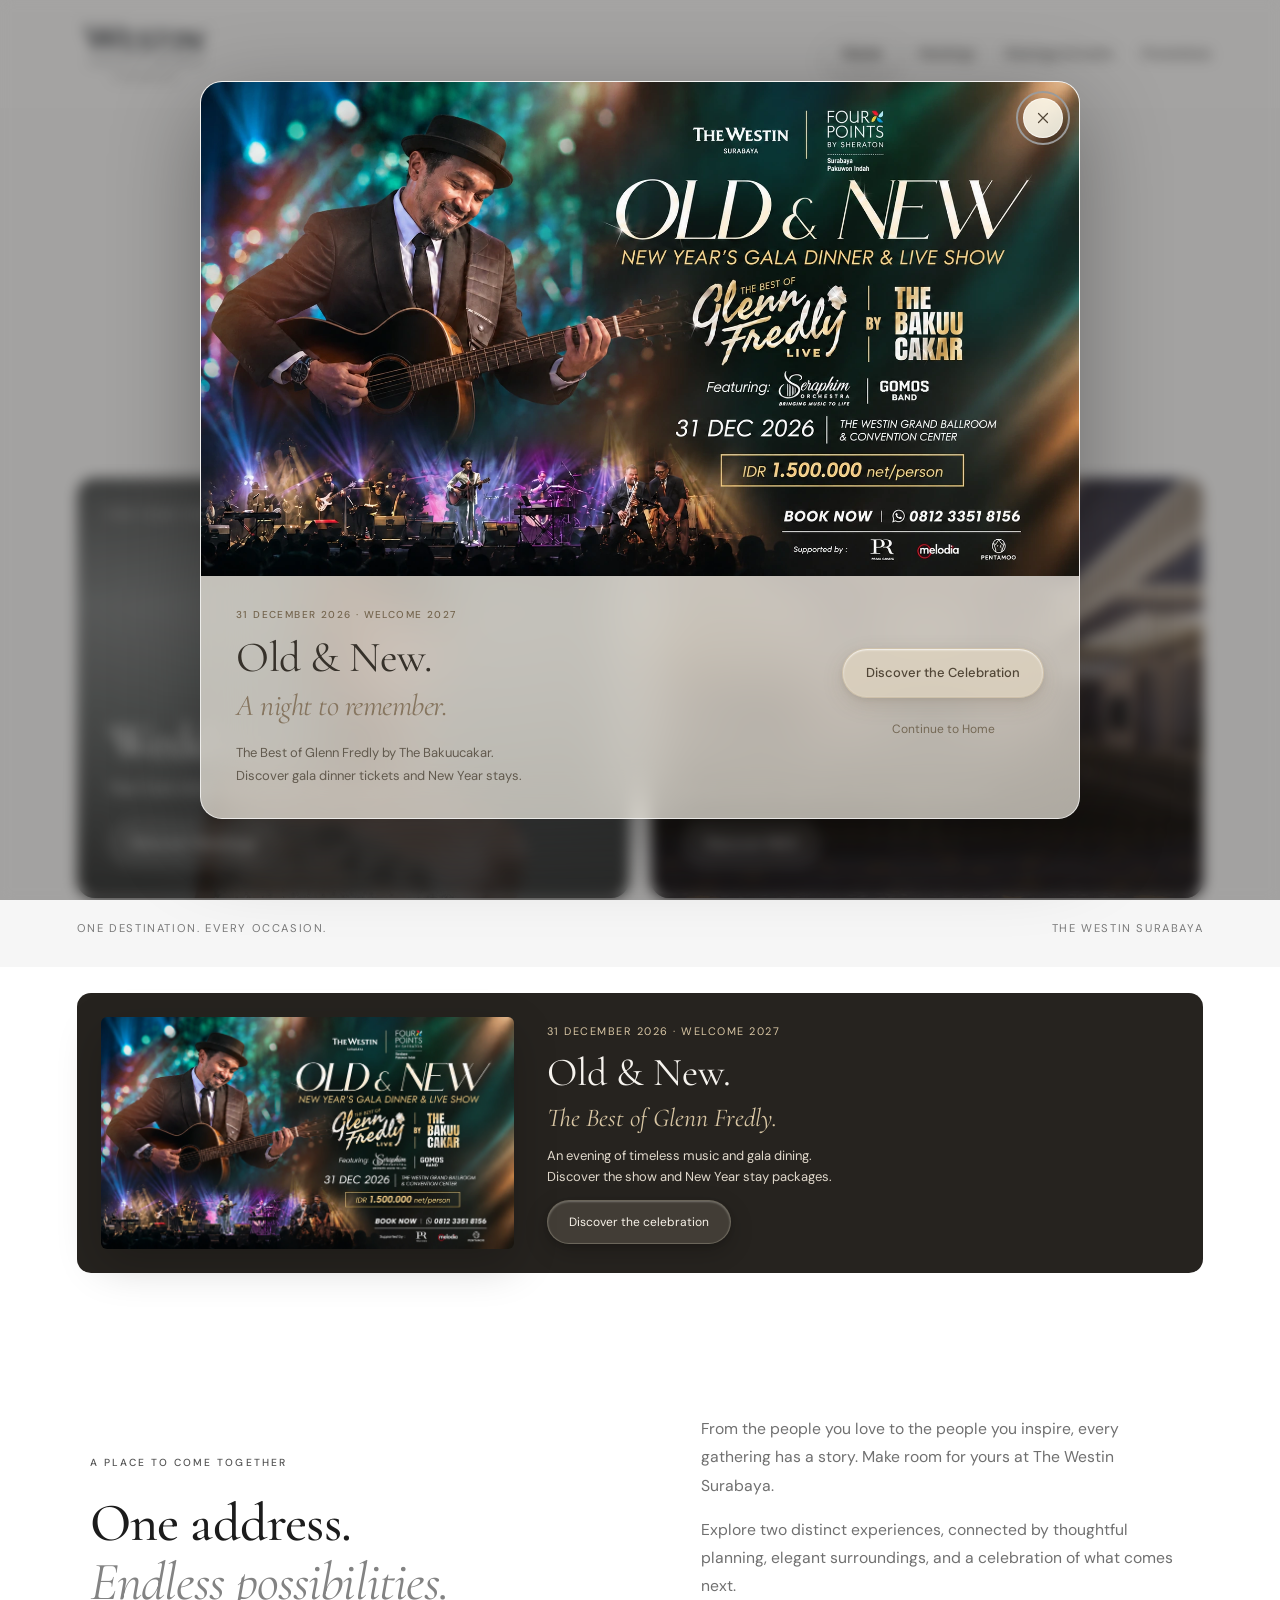
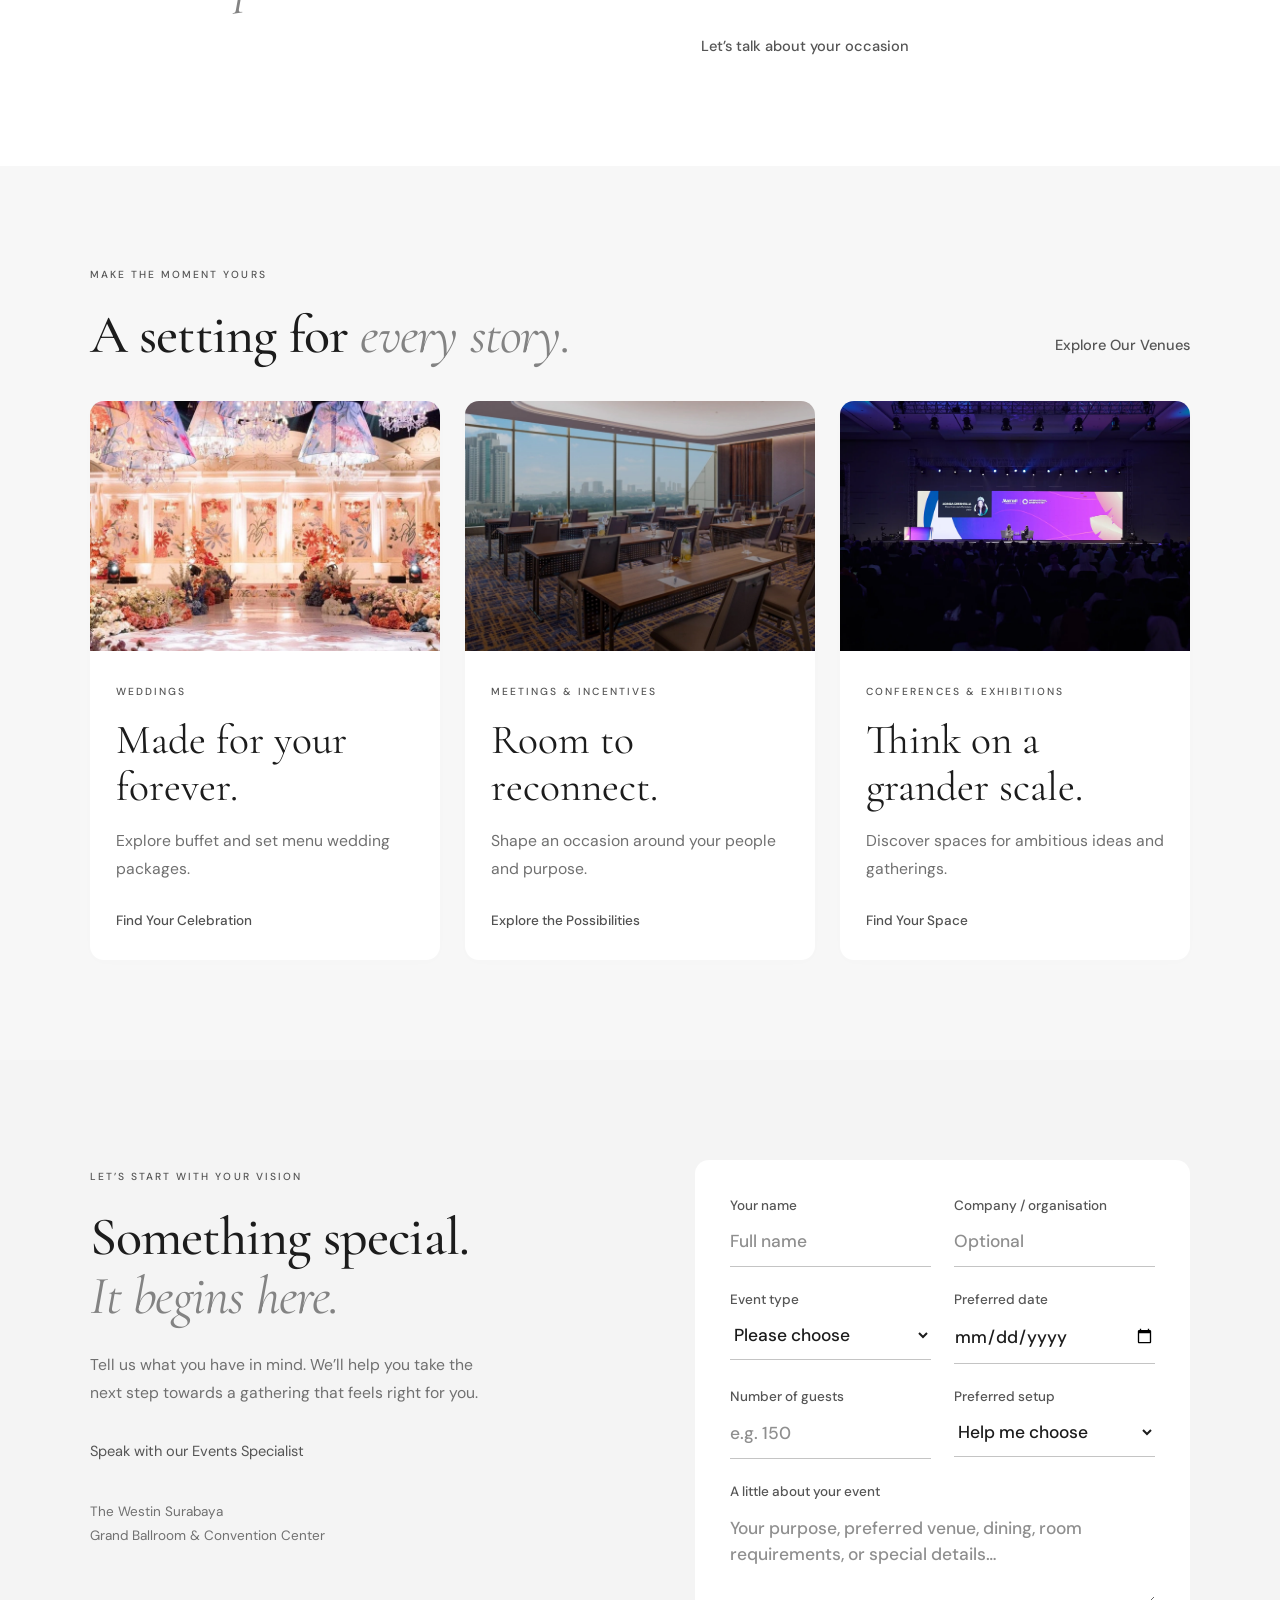
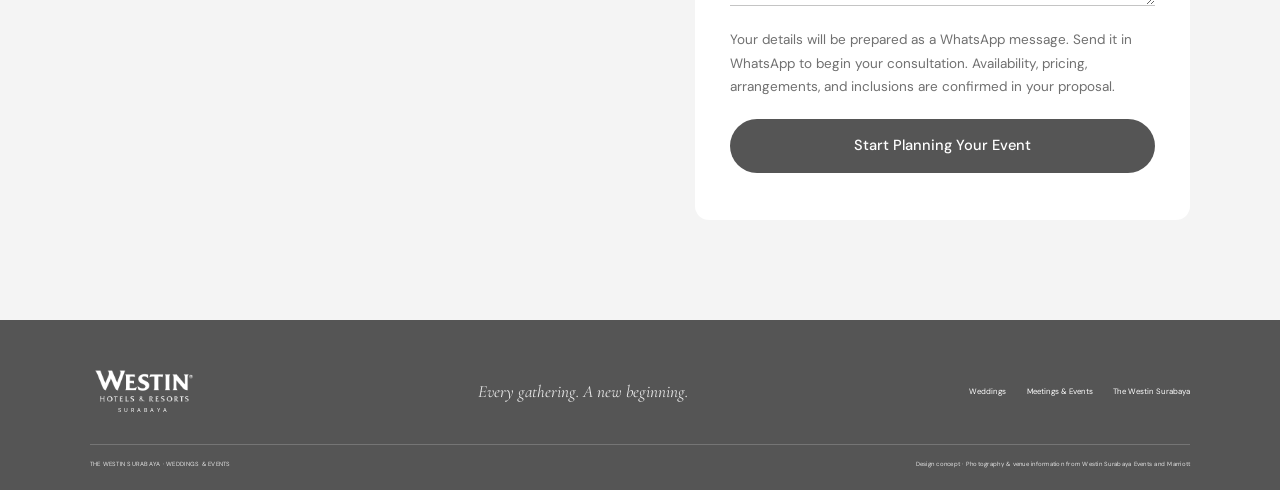
<file: index.html>
<!doctype html><html lang="en"><head><meta charset="UTF-8"><meta name="viewport" content="width=device-width, initial-scale=1"><meta name="theme-color" content="#51555a"><title>The Westin Surabaya — Weddings & Meetings</title><meta name="description" content="Discover weddings, meetings, conferences and celebrations at The Westin Surabaya. Find your setting and request a personal proposal."><link rel="preconnect" href="https://fonts.googleapis.com"><link rel="preconnect" href="https://fonts.gstatic.com" crossorigin><link href="https://fonts.googleapis.com/css2?family=Cormorant+Garamond:ital,wght@0,400;0,500;0,600;1,400;1,500&family=DM+Sans:wght@400;450;500;600&display=swap" rel="stylesheet"><link rel="stylesheet" href="styles.css?v=20"><link rel="stylesheet" href="westin-theme.css?v=20"><link rel="stylesheet" href="events.css?v=23"><link rel="stylesheet" href="typography.css?v=30"><script src="events.js?v=20" defer></script><link rel="stylesheet" href="popups.css?v=20"><script src="popups.js?v=20" defer></script><script src="navigation-motion.js?v=20" defer></script></head><body class="portal-page"><a class="skip" href="#main">Skip to content</a><header class="header"><a class="brand" href="index.html" aria-label="The Westin Surabaya, home"><img class="brand-logo" src="assets/westin-official-logo.png" alt="Westin Hotels & Resorts" width="600" height="181"><span class="brand-sub">SURABAYA</span></a><nav class="desktop-nav" aria-label="Main navigation"><a href="index.html" aria-current="page">Home</a><a href="weddings.html">Weddings</a><a href="mice.html">Meetings & Events</a><a href="promotions.html">Promotions</a></nav><button class="menu-toggle" aria-label="Open menu" aria-expanded="false" aria-controls="mobile-nav"><span></span><span></span></button><nav class="mobile-nav" id="mobile-nav" aria-label="Mobile navigation" hidden><a href="index.html" aria-current="page">Home</a><a href="weddings.html">Weddings</a><a href="mice.html">Meetings & Events</a><a href="promotions.html">Promotions</a></nav></header><main id="main"><section class="portal-hero"><div class="portal-intro"><p class="eyebrow">THE WESTIN SURABAYA · WEDDINGS & EVENTS</p><h1>For every moment<br><em>that matters.</em></h1><p>A promise. A possibility. A room full of people who matter.<br> Find the setting for your next beautiful beginning.</p></div><div class="portal-choices"><a href="weddings.html" class="story-choice"><img src="assets/wedding-editorial.webp" alt="Bridal fashion portrait for weddings at The Westin Surabaya" fetchpriority="high"><div class="choice-shade"></div><span class="choice-eyebrow">FOR YOUR FOREVER</span><div class="choice-copy"><h2>Weddings</h2><p>Your love story, beautifully celebrated.</p><span class="choice-button">Discover Weddings</span></div></a><a href="mice.html" class="story-choice"><img src="assets/meeting-hero.webp" alt="The Westin Grand Ballroom arranged for a conference" fetchpriority="high"><div class="choice-shade"></div><span class="choice-eyebrow">FOR YOUR NEXT BIG IDEA</span><div class="choice-copy"><h2>Meetings & Events</h2><p>Bring people together. Move ideas forward.</p><span class="choice-button">Discover MICE</span></div></a></div><div class="portal-caption"><span>ONE DESTINATION. EVERY OCCASION.</span><span>THE WESTIN SURABAYA</span></div></section>
<section class="promotion-invite" aria-label="New Year’s Eve promotion"><a href="promotions.html"><img class="promotion-poster" src="assets/nye-2027/gala-dinner.webp" alt="Old &amp; New: The Best of Glenn Fredly New Year’s Gala Dinner &amp; Live Show" loading="lazy" width="1920" height="1080"><span class="promotion-copy"><span class="promotion-date">31 DECEMBER 2026 · WELCOME 2027</span><span class="promotion-title">Old &amp; New.<em>The Best of Glenn Fredly.</em></span><span class="promotion-summary">An evening of timeless music and gala dining.<br>Discover the show and New Year stay packages.</span><span class="promotion-discover">Discover the celebration</span></span></a></section><section class="portal-welcome section-wrap"><div><p class="eyebrow">A PLACE TO COME TOGETHER</p><h2>One address.<br><em>Endless possibilities.</em></h2></div><div><p>From the people you love to the people you inspire, every gathering has a story. Make room for yours at The Westin Surabaya.</p><p>Explore two distinct experiences, connected by thoughtful planning, elegant surroundings, and a celebration of what comes next.</p><a href="#inquiry" class="text-link">Let’s talk about your occasion</a></div></section>
<section class="portal-settings section-wrap"><div class="section-heading"><div><p class="eyebrow">MAKE THE MOMENT YOURS</p><h2>A setting for <em>every story.</em></h2></div><a class="text-link" href="mice.html#venues">Explore Our Venues</a></div><div class="setting-grid"><a class="setting-card" href="weddings.html#packages"><img src="assets/buffet.webp" alt="Floral wedding decor at Westin" loading="lazy"><div><span class="eyebrow">WEDDINGS</span><h3>Made for your forever.</h3><p>Explore buffet and set menu wedding packages.</p><span class="setting-link">Find Your Celebration</span></div></a><a class="setting-card" href="mice.html#formats"><img src="assets/meeting-room.webp" alt="A daylight meeting space at Westin" loading="lazy"><div><span class="eyebrow">MEETINGS & INCENTIVES</span><h3>Room to reconnect.</h3><p>Shape an occasion around your people and purpose.</p><span class="setting-link">Explore the Possibilities</span></div></a><a class="setting-card" href="mice.html#venues"><img src="assets/convention.webp" alt="A conference in progress at The Westin Surabaya" loading="lazy"><div><span class="eyebrow">CONFERENCES & EXHIBITIONS</span><h3>Think on a grander scale.</h3><p>Discover spaces for ambitious ideas and gatherings.</p><span class="setting-link">Find Your Space</span></div></a></div></section><section class="inquiry section-wrap event-inquiry" id="inquiry"><div class="inquiry-copy"><p class="eyebrow">LET’S START WITH YOUR VISION</p><h2>Something special.<br><em>It begins here.</em></h2><p>Tell us what you have in mind. We’ll help you take the next step towards a gathering that feels right for you.</p><a class="contact-link" href="https://wa.me/6282331439094" target="_blank" rel="noopener">Speak with our Events Specialist</a><span class="inquiry-note">The Westin Surabaya<br>Grand Ballroom & Convention Center</span></div><form class="event-form" data-context="Weddings & Events"><div class="form-pair"><label>Your name<input name="name" placeholder="Full name" autocomplete="name" maxlength="100" required></label><label>Company / organisation<input name="company" placeholder="Optional" autocomplete="organization" maxlength="150"></label></div><div class="form-pair"><label>Event type<select name="type" id="event-type" required><option value="" disabled selected>Please choose</option><option>Wedding</option><option>Meeting</option><option>Conference</option><option>Exhibition / Convention</option><option>Incentive / Team Gathering</option><option>Corporate Celebration</option></select></label><label>Preferred date<input type="date" name="date" required></label></div><div class="form-pair"><label>Number of guests<input type="number" name="guests" min="1" max="10000" placeholder="e.g. 150" required></label><label>Preferred setup<select name="setup"><option>Help me choose</option><option>Theatre</option><option>Classroom</option><option>Banquet</option><option>Reception</option><option>Boardroom</option></select></label></div><label>A little about your event<textarea name="message" rows="3" maxlength="1500" placeholder="Your purpose, preferred venue, dining, room requirements, or special details…"></textarea></label><p class="form-note">Your details will be prepared as a WhatsApp message. Send it in WhatsApp to begin your consultation. Availability, pricing, arrangements, and inclusions are confirmed in your proposal.</p><button class="button green" type="submit">Start Planning Your Event</button><p class="form-status" role="status"></p></form></section></main><footer class="events-footer"><a class="brand" href="index.html"><img class="brand-logo" src="assets/westin-official-logo.png" alt="Westin Hotels & Resorts" width="600" height="181"><span class="brand-sub">SURABAYA</span></a><p>Every gathering. A new beginning.</p><nav aria-label="Footer navigation"><a href="weddings.html">Weddings</a><a href="mice.html">Meetings & Events</a><a href="https://www.marriott.com/en-us/hotels/subwi-the-westin-surabaya/overview/" target="_blank" rel="noopener">The Westin Surabaya</a></nav><div class="footer-bottom"><span>THE WESTIN SURABAYA · WEDDINGS & EVENTS</span><span>Design concept · Photography & venue information from Westin Surabaya Events and Marriott</span></div></footer><dialog class="nye-promotion-popup" id="nye-promotion-popup" aria-labelledby="nye-popup-title"><button type="button" class="popup-close" data-close-dialog aria-label="Close New Year promotion" autofocus><svg viewBox="0 0 24 24" aria-hidden="true" focusable="false"><path d="m6 6 12 12M18 6 6 18"/></svg></button><img class="nye-popup-poster" src="assets/nye-2027/gala-dinner.webp" alt="Old and New: The Best of Glenn Fredly New Year’s Gala Dinner and Live Show" width="1672" height="941"><div class="nye-popup-copy"><div><p class="popup-kicker">31 DECEMBER 2026 · WELCOME 2027</p><h2 id="nye-popup-title">Old &amp; New.<em>A night to remember.</em></h2><p>The Best of Glenn Fredly by The Bakuucakar.<br>Discover gala dinner tickets and New Year stays.</p></div><div class="nye-popup-actions"><a href="promotions.html">Discover the Celebration</a><button type="button" data-close-dialog>Continue to Home</button></div></div></dialog></body></html>
</file>
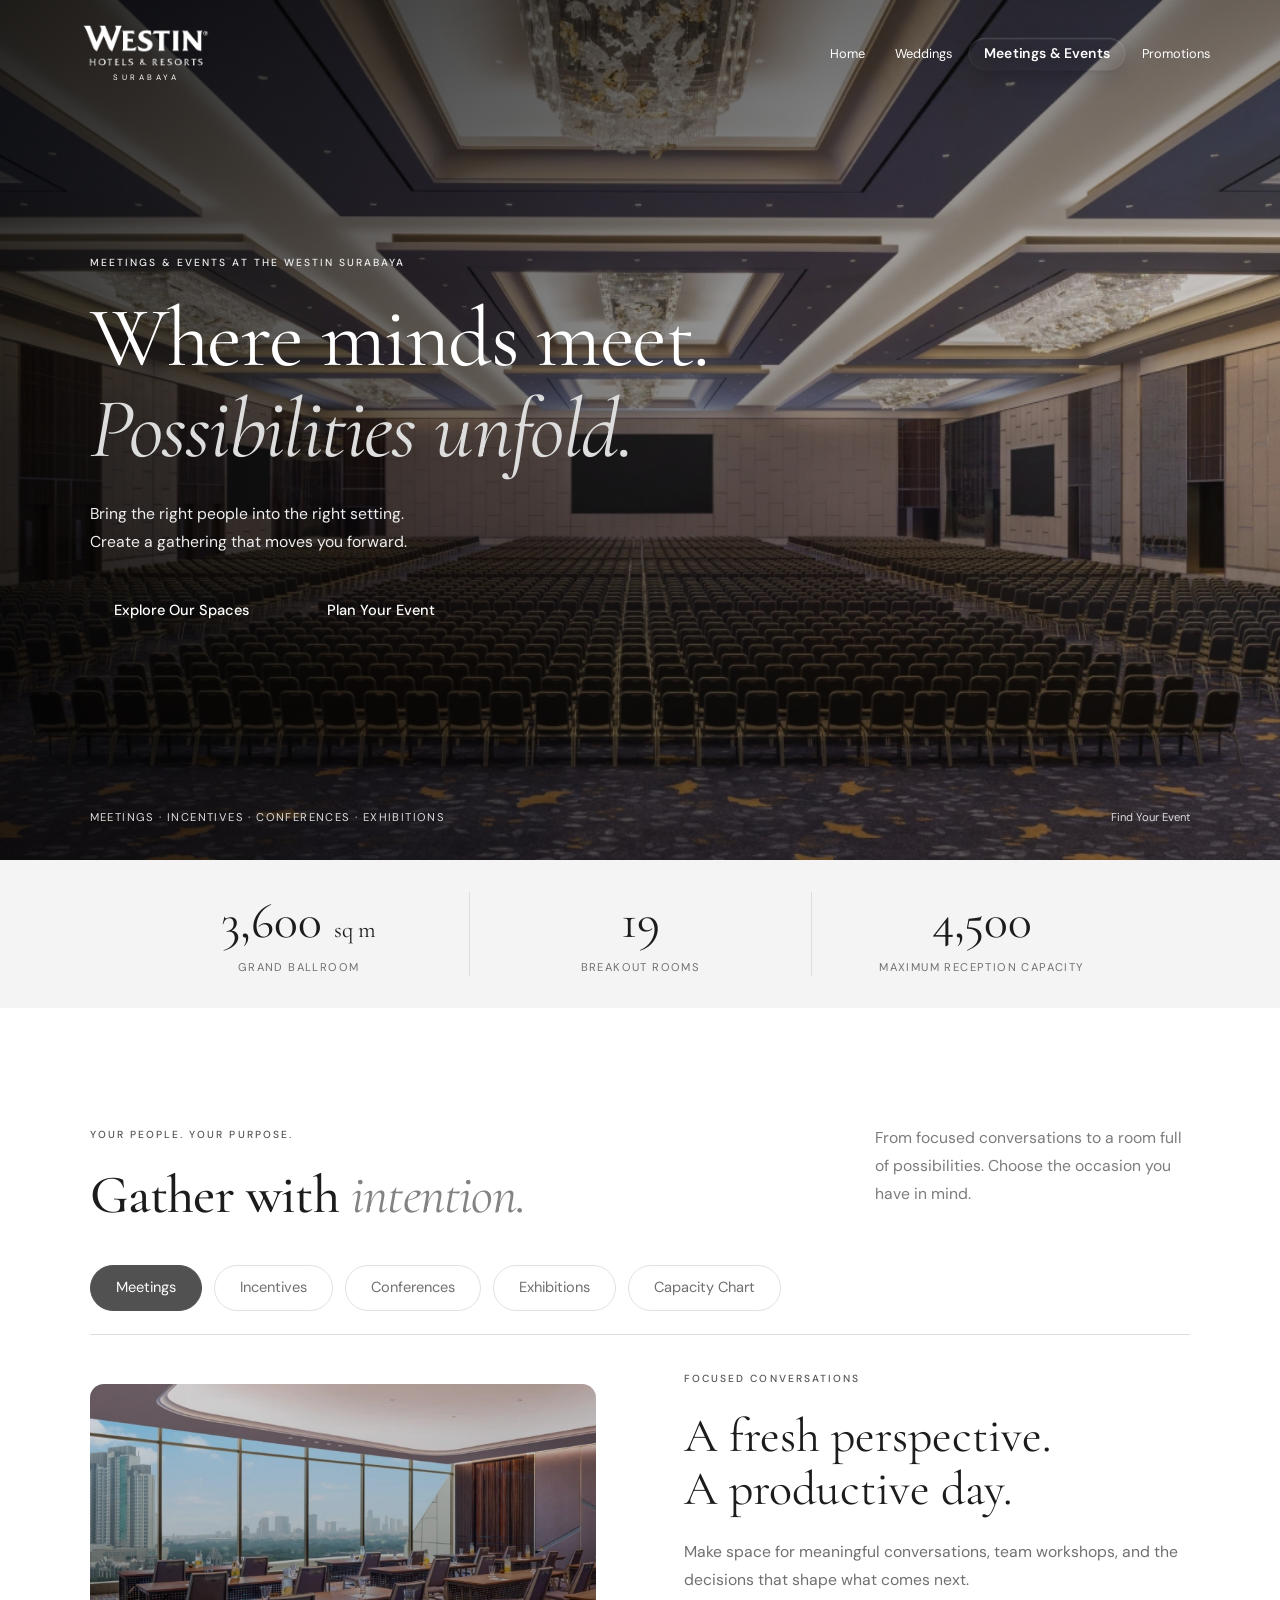
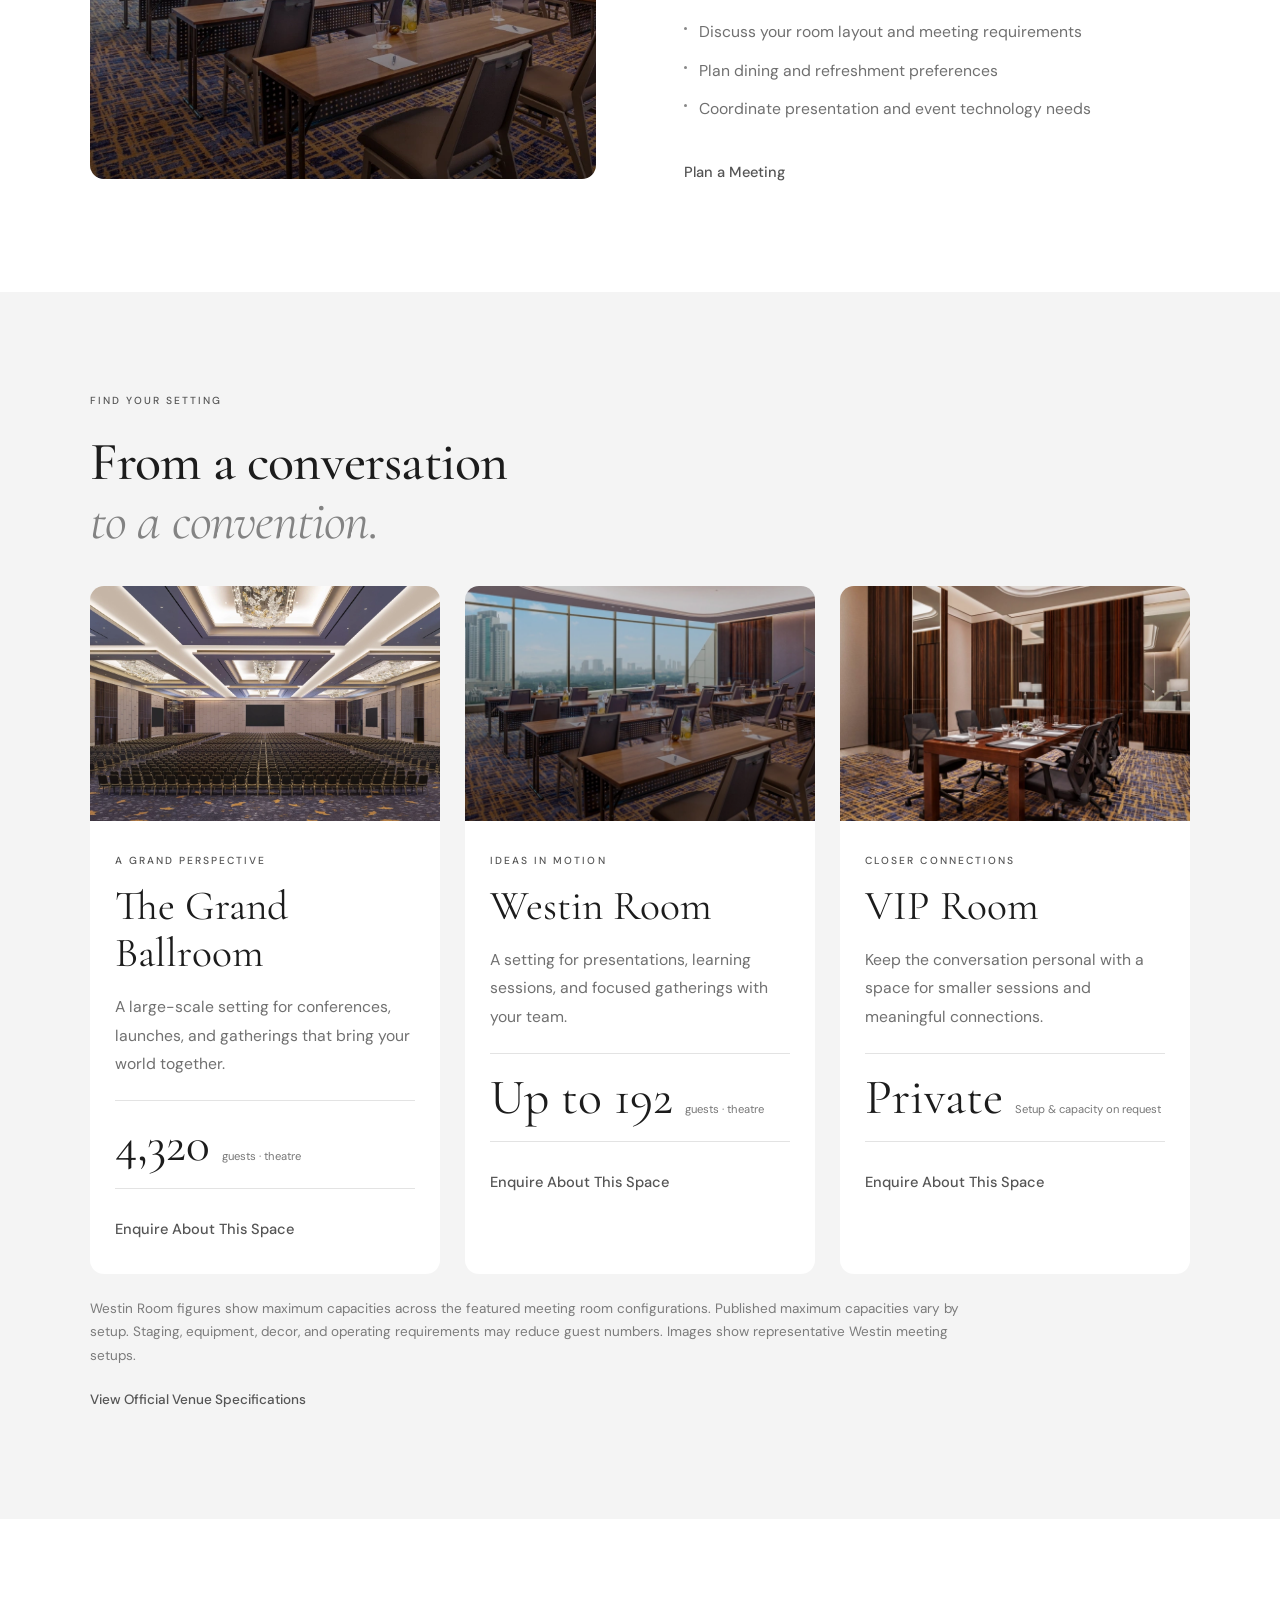
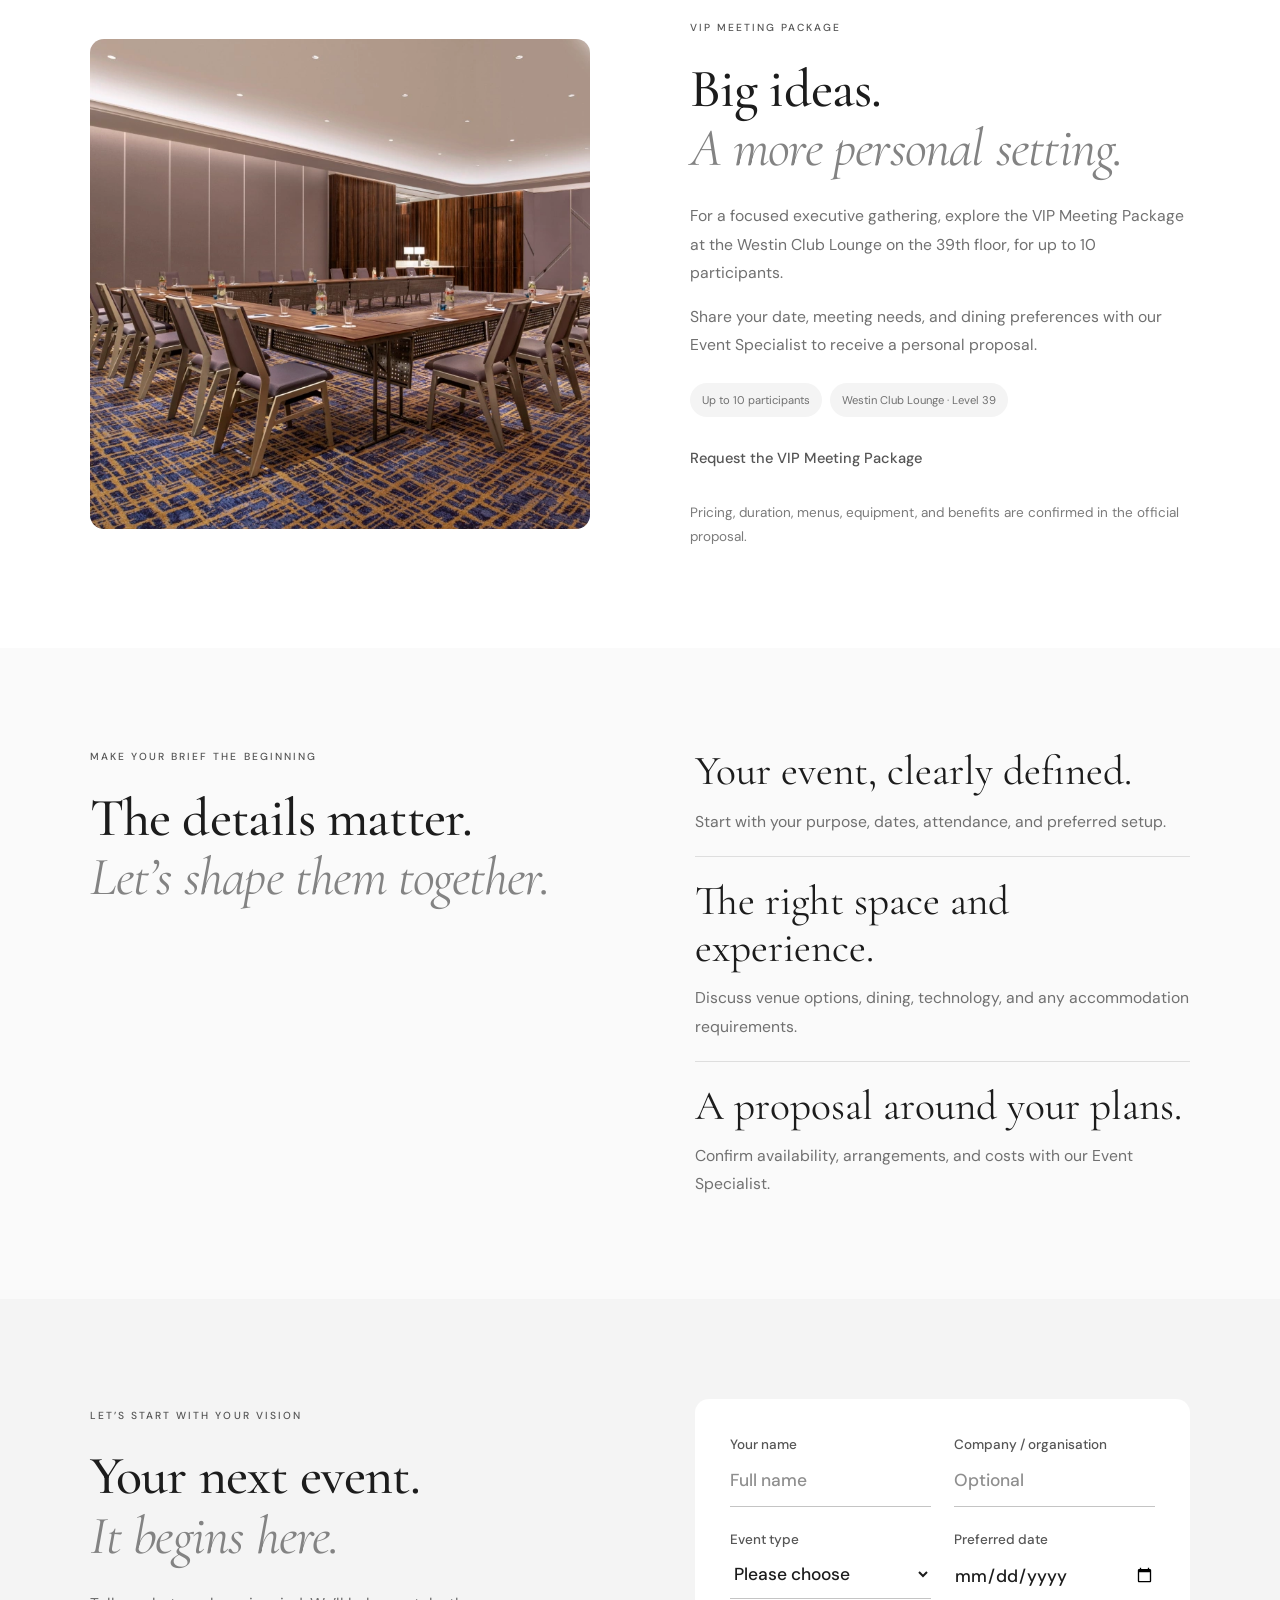
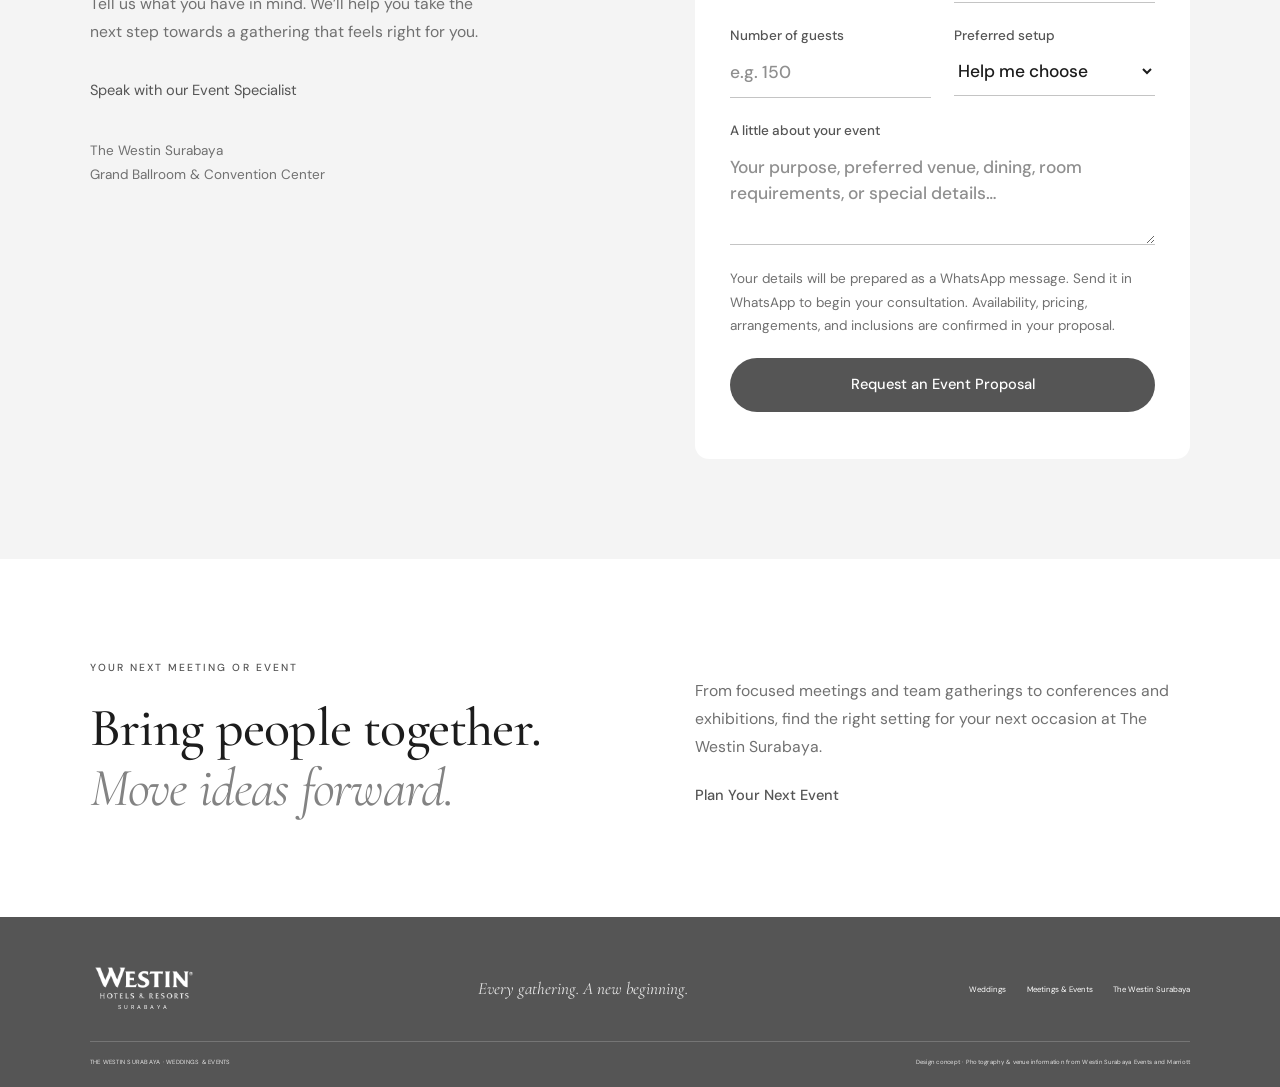
<file: mice.html>
<!doctype html><html lang="en"><head><meta charset="UTF-8"><meta name="viewport" content="width=device-width, initial-scale=1"><meta name="theme-color" content="#51555a"><title>Meetings & Events — The Westin Surabaya</title><meta name="description" content="Explore MICE venues, conference spaces, meeting options and VIP meetings at The Westin Surabaya. Request a tailored event proposal."><link rel="preconnect" href="https://fonts.googleapis.com"><link rel="preconnect" href="https://fonts.gstatic.com" crossorigin><link href="https://fonts.googleapis.com/css2?family=Cormorant+Garamond:ital,wght@0,400;0,500;0,600;1,400;1,500&family=DM+Sans:wght@400;450;500;600&display=swap" rel="stylesheet"><link rel="stylesheet" href="styles.css?v=20"><link rel="stylesheet" href="westin-theme.css?v=20"><link rel="stylesheet" href="events.css?v=23"><link rel="stylesheet" href="typography.css?v=30"><script src="events.js?v=20" defer></script><link rel="stylesheet" href="popups.css?v=20"><script src="popups.js?v=20" defer></script><script src="navigation-motion.js?v=20" defer></script></head><body class="mice-page"><a class="skip" href="#main">Skip to content</a><header class="header"><a class="brand" href="index.html" aria-label="The Westin Surabaya, home"><img class="brand-logo" src="assets/westin-official-logo.png" alt="Westin Hotels & Resorts" width="600" height="181"><span class="brand-sub">SURABAYA</span></a><nav class="desktop-nav" aria-label="Main navigation"><a href="index.html">Home</a><a href="weddings.html">Weddings</a><a href="mice.html" aria-current="page">Meetings & Events</a><a href="promotions.html">Promotions</a></nav><button class="menu-toggle" aria-label="Open menu" aria-expanded="false" aria-controls="mobile-nav"><span></span><span></span></button><nav class="mobile-nav" id="mobile-nav" aria-label="Mobile navigation" hidden><a href="index.html">Home</a><a href="weddings.html">Weddings</a><a href="mice.html" aria-current="page">Meetings & Events</a><a href="promotions.html">Promotions</a></nav></header><main id="main"><section class="mice-hero"><img src="assets/meeting-hero.webp" alt="The Westin Grand Ballroom in theatre configuration" fetchpriority="high"><div class="mice-shade"></div><div class="mice-hero-copy"><p class="eyebrow">MEETINGS & EVENTS AT THE WESTIN SURABAYA</p><h1>Where minds meet.<br><em>Possibilities unfold.</em></h1><p>Bring the right people into the right setting.<br>Create a gathering that moves you forward.</p><div class="mice-hero-actions"><a class="mice-action" href="#venues">Explore Our Spaces</a><a class="mice-action" href="#inquiry">Plan Your Event</a></div></div><div class="mice-hero-bottom"><span>MEETINGS · INCENTIVES · CONFERENCES · EXHIBITIONS</span><a href="#formats">Find Your Event</a></div></section>
<div class="mice-stat-strip"><div><strong>3,600 <span>sq m</span></strong><small>GRAND BALLROOM</small></div><div><strong>19</strong><small>BREAKOUT ROOMS</small></div><div><strong>4,500</strong><small>MAXIMUM RECEPTION CAPACITY</small></div></div>
<section class="formats section-wrap" id="formats"><div class="section-heading"><div><p class="eyebrow">YOUR PEOPLE. YOUR PURPOSE.</p><h2>Gather with <em>intention.</em></h2></div><p>From focused conversations to a room full of possibilities. Choose the occasion you have in mind.</p></div><div class="format-controls"><div class="format-tabs" role="tablist" aria-label="Explore event types"><button role="tab" id="tab-meetings" aria-controls="format-panel" aria-selected="true" data-format="meetings">Meetings</button><button role="tab" id="tab-incentives" aria-controls="format-panel" aria-selected="false" tabindex="-1" data-format="incentives">Incentives</button><button role="tab" id="tab-conferences" aria-controls="format-panel" aria-selected="false" tabindex="-1" data-format="conferences">Conferences</button><button role="tab" id="tab-exhibitions" aria-controls="format-panel" aria-selected="false" tabindex="-1" data-format="exhibitions">Exhibitions</button></div><div class="capacity-chart-action"><button type="button" class="capacity-chart-button" data-open-capacity aria-haspopup="dialog" aria-controls="capacity-chart-dialog">Capacity Chart</button></div></div>
<div class="format-panel" role="tabpanel" id="format-panel" aria-labelledby="tab-meetings" tabindex="0"><div class="format-photo"><img id="format-image" src="assets/meeting-room.webp" alt="A daylight meeting room at The Westin Surabaya" loading="lazy"></div><div class="format-copy"><p class="eyebrow" id="format-eyebrow">FOCUSED CONVERSATIONS</p><h3 id="format-title">A fresh perspective.<br>A productive day.</h3><p id="format-description">Make space for meaningful conversations, team workshops, and the decisions that shape what comes next.</p><ul id="format-points"><li>Discuss your room layout and meeting requirements</li><li>Plan dining and refreshment preferences</li><li>Coordinate presentation and event technology needs</li></ul><a href="#inquiry" class="text-link" id="format-request" data-event-request="Meeting">Plan a Meeting</a></div></div></section>
<section class="spaces section-wrap" id="venues"><div class="section-heading"><div><p class="eyebrow">FIND YOUR SETTING</p><h2>From a conversation<br><em>to a convention.</em></h2></div></div><div class="space-grid"><article class="space-card" data-venue="grand"><img src="assets/meeting-hero.webp" alt="The Grand Ballroom at Westin" loading="lazy"><div class="space-content"><span class="eyebrow">A GRAND PERSPECTIVE</span><h3>The Grand Ballroom</h3><p>A large-scale setting for conferences, launches, and gatherings that bring your world together.</p><div class="space-capacity"><strong>4,320</strong><span>guests · theatre</span></div><button class="text-link" data-venue-request="The Grand Ballroom">Enquire About This Space</button></div></article><article class="space-card" data-venue="room1"><img src="assets/meeting-room.webp" alt="A meeting setup at The Westin Surabaya" loading="lazy"><div class="space-content"><span class="eyebrow">IDEAS IN MOTION</span><h3>Westin Room</h3><p>A setting for presentations, learning sessions, and focused gatherings with your team.</p><div class="space-capacity"><strong>Up to 192</strong><span>guests · theatre</span></div><button class="text-link" data-venue-request="Westin Room">Enquire About This Space</button></div></article><article class="space-card" data-venue="vip"><img src="assets/meeting-detail.webp" alt="An intimate meeting setup at The Westin Surabaya" loading="lazy"><div class="space-content"><span class="eyebrow">CLOSER CONNECTIONS</span><h3>VIP Room</h3><p>Keep the conversation personal with a space for smaller sessions and meaningful connections.</p><div class="space-capacity"><strong>Private</strong><span>Setup & capacity on request</span></div><button class="text-link" data-venue-request="VIP Room">Enquire About This Space</button></div></article></div><p class="venue-fineprint">Westin Room figures show maximum capacities across the featured meeting room configurations. Published maximum capacities vary by setup. Staging, equipment, decor, and operating requirements may reduce guest numbers. Images show representative Westin meeting setups.</p><a class="text-link specification-link" href="https://www.marriott.com/en-us/hotels/subwi-the-westin-surabaya/events/" target="_blank" rel="noopener">View Official Venue Specifications</a></section>
<section class="vip-section section-wrap" id="packages"><div class="vip-image"><img src="assets/vip-meeting.webp" alt="A private meeting setup at Westin" loading="lazy"></div><div class="vip-copy"><p class="eyebrow">VIP MEETING PACKAGE</p><h2>Big ideas.<br><em>A more personal setting.</em></h2><p>For a focused executive gathering, explore the VIP Meeting Package at the Westin Club Lounge on the 39th floor, for up to 10 participants.</p><p>Share your date, meeting needs, and dining preferences with our Event Specialist to receive a personal proposal.</p><div class="vip-tags"><span>Up to 10 participants</span><span>Westin Club Lounge · Level 39</span></div><button class="text-link" data-event-request="Meeting" data-request-note="I am interested in the VIP Meeting Package at Westin Club Lounge, Level 39.">Request the VIP Meeting Package</button><p class="venue-fineprint">Pricing, duration, menus, equipment, and benefits are confirmed in the official proposal.</p></div></section>
<section class="event-planning section-wrap"><div><p class="eyebrow">MAKE YOUR BRIEF THE BEGINNING</p><h2>The details matter.<br><em>Let’s shape them together.</em></h2></div><div class="planning-details"><article><h3>Your event, clearly defined.</h3><p>Start with your purpose, dates, attendance, and preferred setup.</p></article><article><h3>The right space and experience.</h3><p>Discuss venue options, dining, technology, and any accommodation requirements.</p></article><article><h3>A proposal around your plans.</h3><p>Confirm availability, arrangements, and costs with our Event Specialist.</p></article></div></section><section class="inquiry section-wrap event-inquiry" id="inquiry"><div class="inquiry-copy"><p class="eyebrow">LET’S START WITH YOUR VISION</p><h2>Your next event.<br><em>It begins here.</em></h2><p>Tell us what you have in mind. We’ll help you take the next step towards a gathering that feels right for you.</p><a class="contact-link" href="https://wa.me/6282331439094" target="_blank" rel="noopener">Speak with our Event Specialist</a><span class="inquiry-note">The Westin Surabaya<br>Grand Ballroom & Convention Center</span></div><form class="event-form" data-context="MICE"><div class="form-pair"><label>Your name<input name="name" placeholder="Full name" autocomplete="name" maxlength="100" required></label><label>Company / organisation<input name="company" placeholder="Optional" autocomplete="organization" maxlength="150"></label></div><div class="form-pair"><label>Event type<select name="type" id="event-type" required><option value="" disabled selected>Please choose</option><option>Meeting</option><option>Conference</option><option>Exhibition / Convention</option><option>Incentive / Team Gathering</option><option>Corporate Celebration</option></select></label><label>Preferred date<input type="date" name="date" required></label></div><div class="form-pair"><label>Number of guests<input type="number" name="guests" min="1" max="10000" placeholder="e.g. 150" required></label><label>Preferred setup<select name="setup"><option>Help me choose</option><option>Theatre</option><option>Classroom</option><option>Banquet</option><option>Reception</option><option>Boardroom</option></select></label></div><label>A little about your event<textarea name="message" rows="3" maxlength="1500" placeholder="Your purpose, preferred venue, dining, room requirements, or special details…"></textarea></label><p class="form-note">Your details will be prepared as a WhatsApp message. Send it in WhatsApp to begin your consultation. Availability, pricing, arrangements, and inclusions are confirmed in your proposal.</p><button class="button green" type="submit">Request an Event Proposal</button><p class="form-status" role="status"></p></form></section><section class="cross-story section-wrap"><div><p class="eyebrow">YOUR NEXT MEETING OR EVENT</p><h2>Bring people together.<br><em>Move ideas forward.</em></h2></div><div><p>From focused meetings and team gatherings to conferences and exhibitions, find the right setting for your next occasion at The Westin Surabaya.</p><a class="text-link" href="#inquiry">Plan Your Next Event</a></div></section></main><footer class="events-footer"><a class="brand" href="index.html"><img class="brand-logo" src="assets/westin-official-logo.png" alt="Westin Hotels & Resorts" width="600" height="181"><span class="brand-sub">SURABAYA</span></a><p>Every gathering. A new beginning.</p><nav aria-label="Footer navigation"><a href="weddings.html">Weddings</a><a href="mice.html">Meetings & Events</a><a href="https://www.marriott.com/en-us/hotels/subwi-the-westin-surabaya/overview/" target="_blank" rel="noopener">The Westin Surabaya</a></nav><div class="footer-bottom"><span>THE WESTIN SURABAYA · WEDDINGS & EVENTS</span><span>Design concept · Photography & venue information from Westin Surabaya Events and Marriott</span></div></footer><dialog class="capacity-chart-dialog" id="capacity-chart-dialog" aria-labelledby="capacity-chart-title"><header class="chart-toolbar"><div><p>THE WESTIN SURABAYA</p><h2 id="capacity-chart-title">Capacity Chart</h2></div><button type="button" class="popup-close" data-close-dialog aria-label="Close capacity chart" autofocus><svg viewBox="0 0 24 24" aria-hidden="true" focusable="false"><path d="m6 6 12 12M18 6 6 18"/></svg></button></header><div class="chart-controls"><div class="chart-zoom-controls"><button type="button" data-chart-zoom="out" aria-label="Zoom out capacity chart">−</button><output id="chart-zoom-label" aria-live="polite">100%</output><button type="button" data-chart-zoom="in" aria-label="Zoom in capacity chart">+</button><button type="button" data-chart-zoom="fit">Fit</button></div><a href="assets/capacity-chart/capacity-chart.pdf" target="_blank" rel="noopener">Open PDF</a></div><div class="chart-scroll" tabindex="0" aria-label="Capacity chart pages. Use zoom controls to enlarge."><div class="chart-pages"><img src="assets/capacity-chart/page-1.webp" alt="Capacity chart, page 1: venue dimensions and room capacities" width="1489" height="2105"><img src="assets/capacity-chart/page-2.webp" alt="Capacity chart, page 2: ballroom layout and floor plan" width="1489" height="2105" loading="lazy"></div></div></dialog></body></html>
</file>
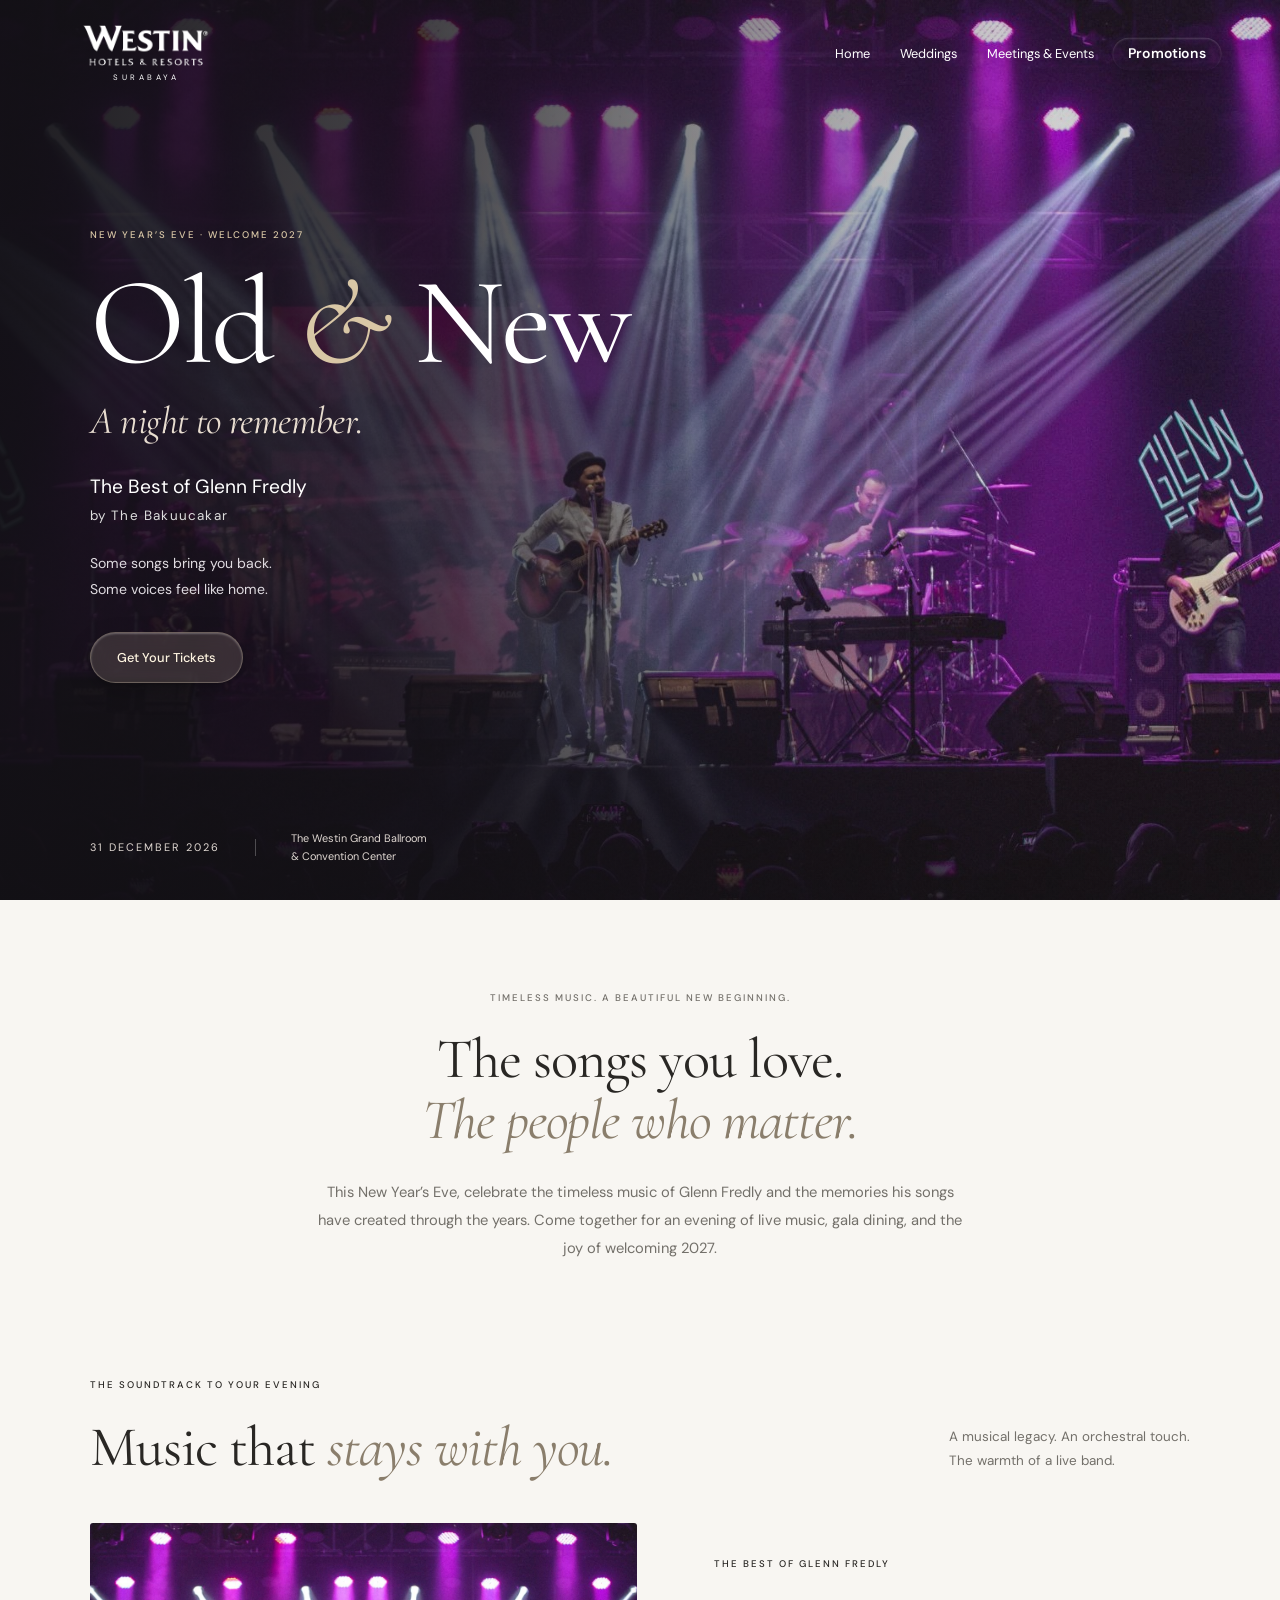
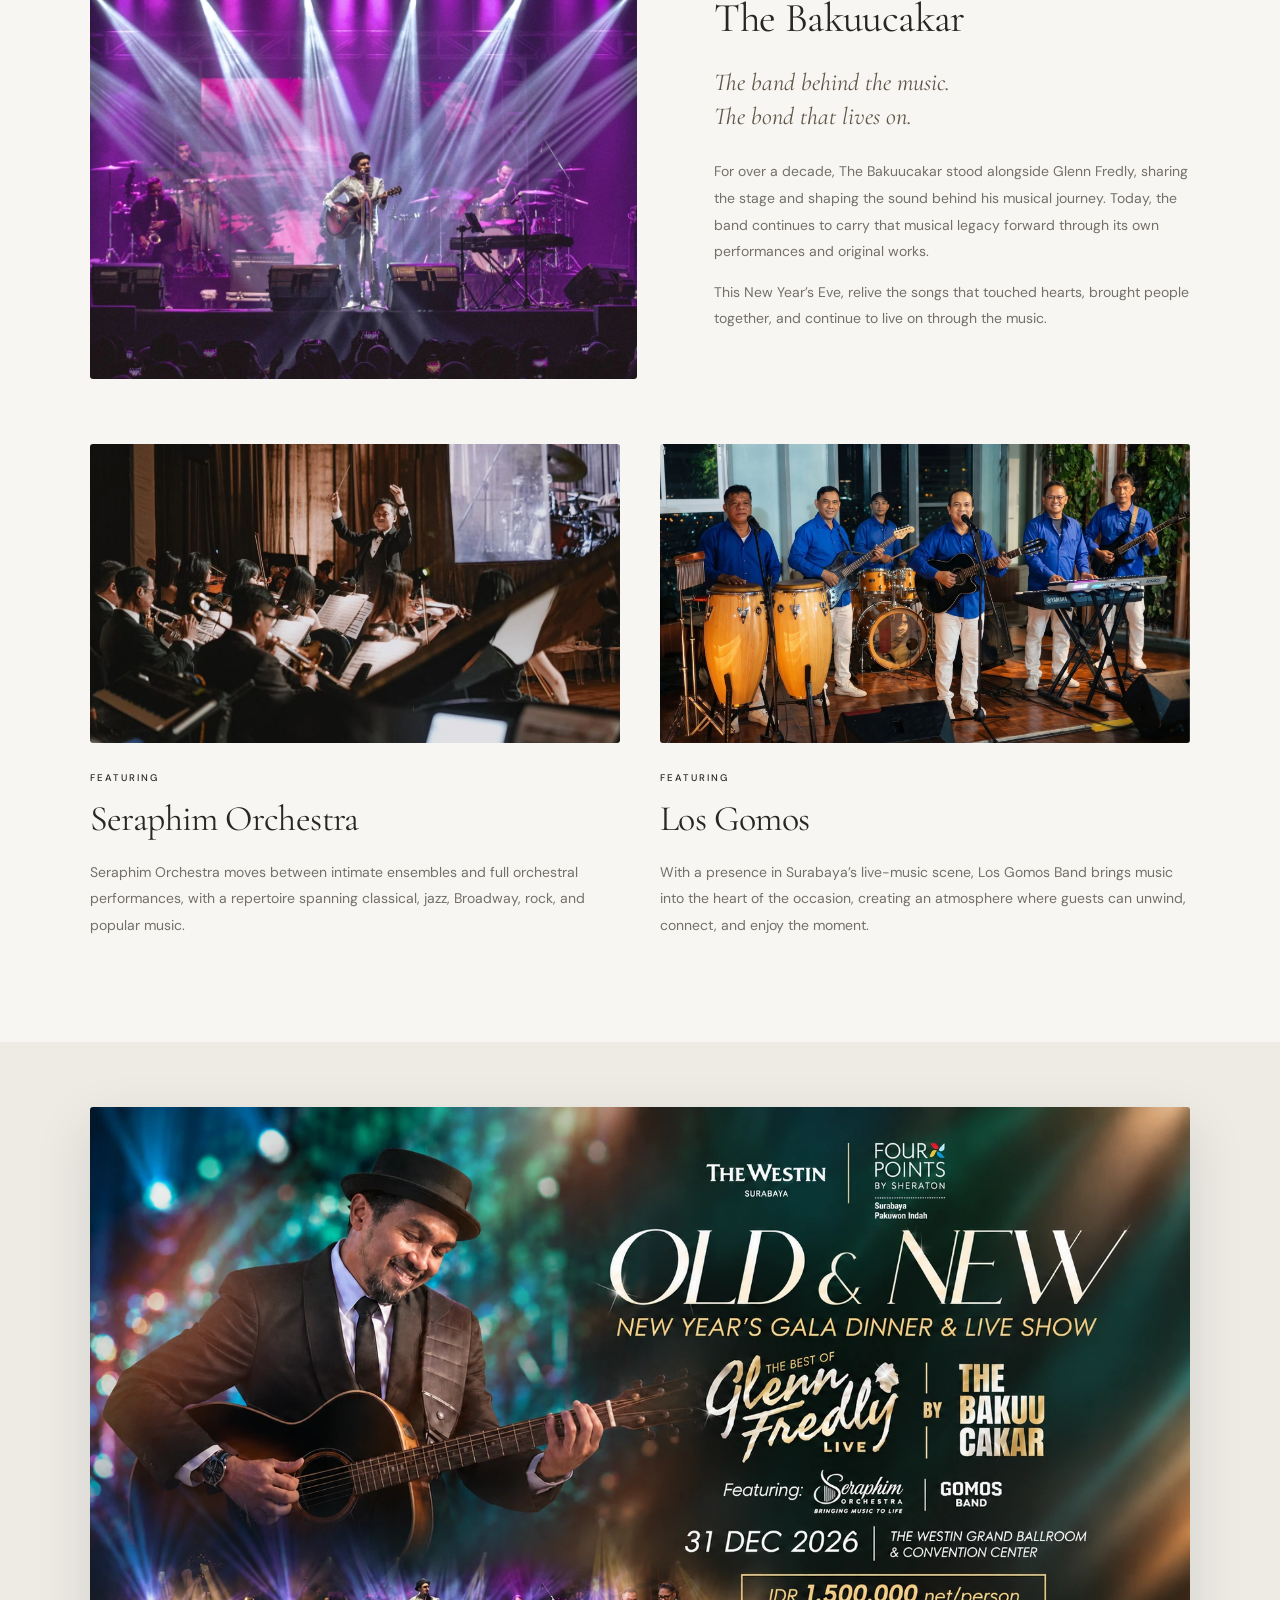
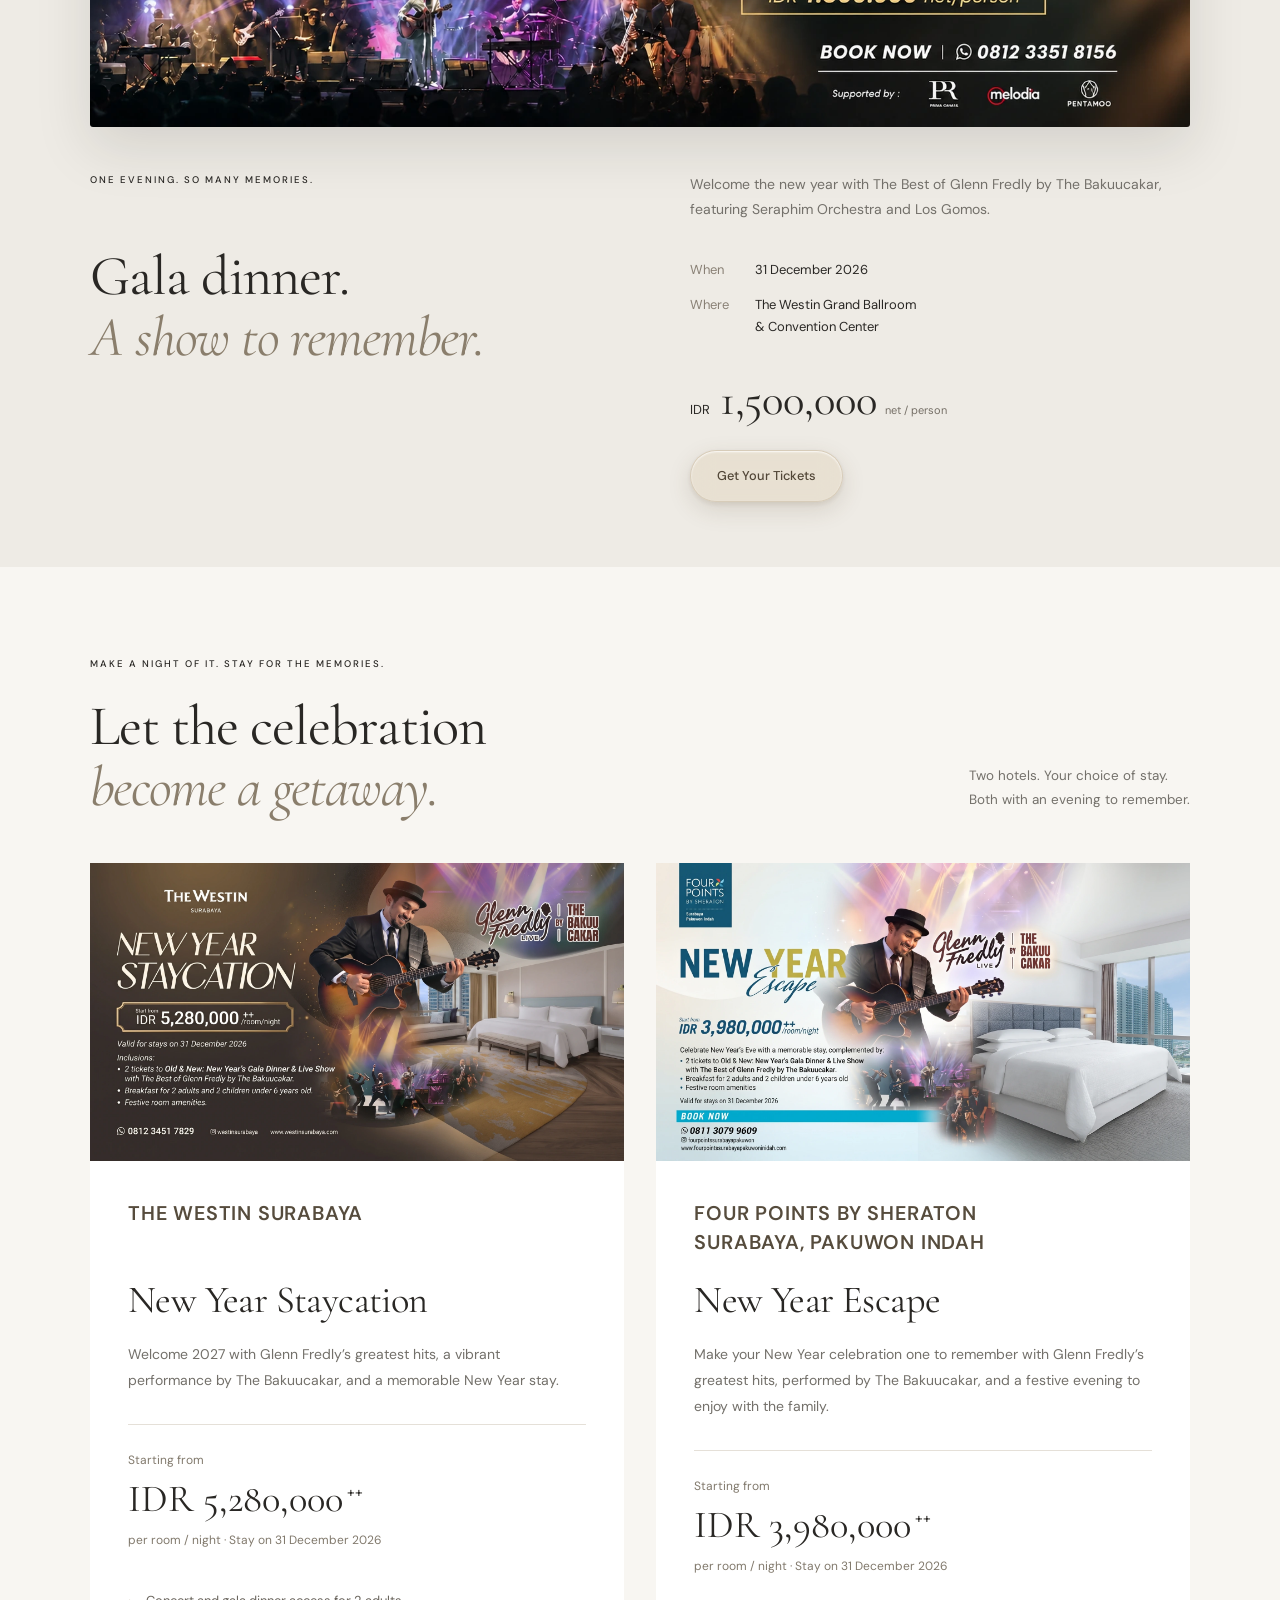
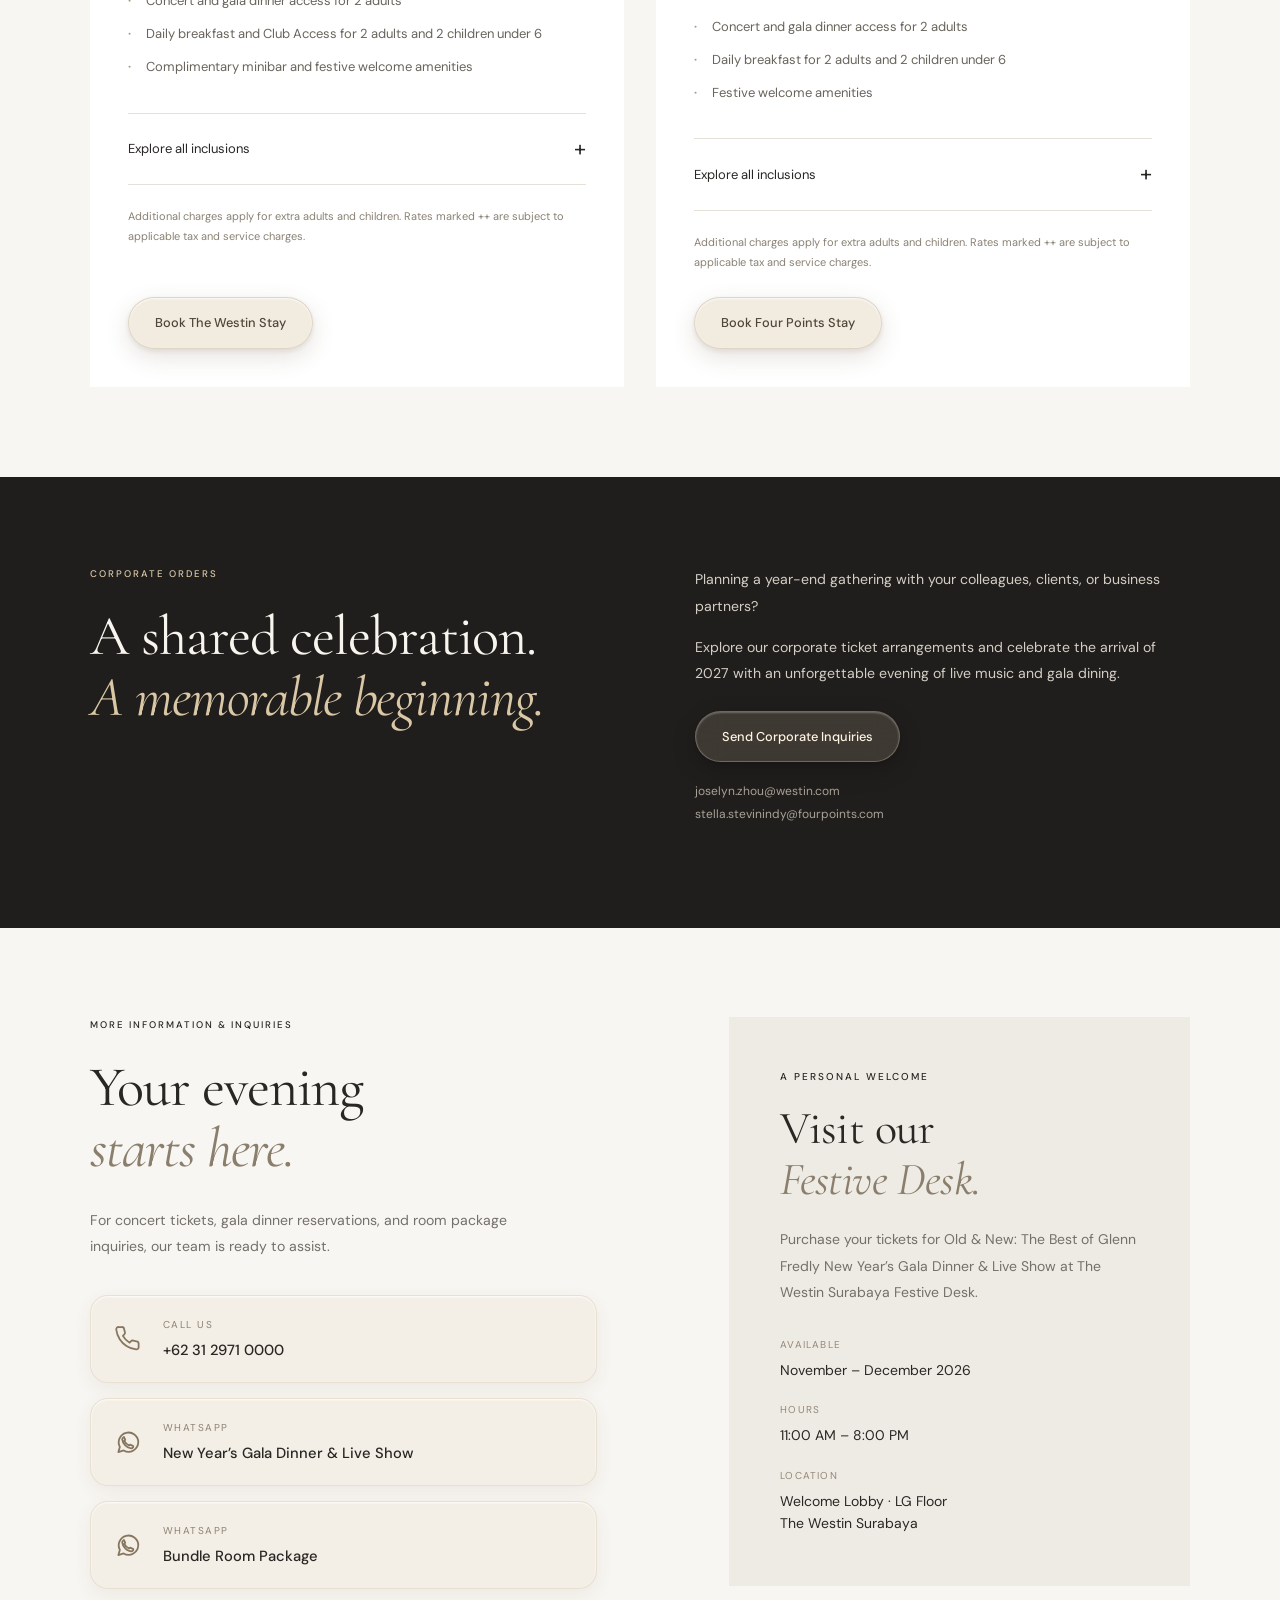
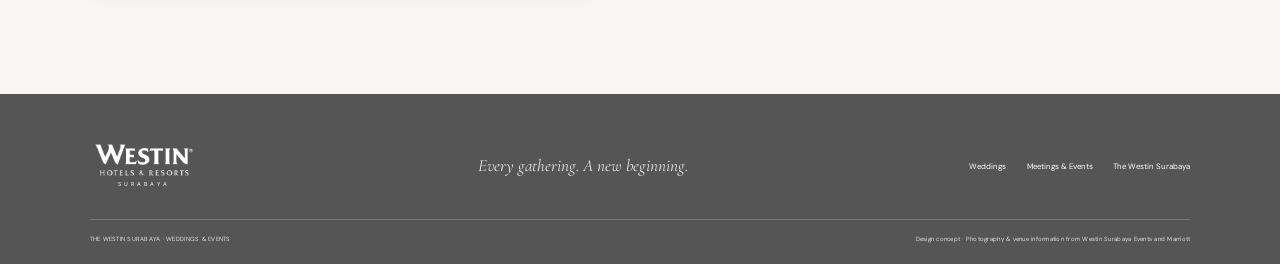
<file: promotions.html>
<!doctype html><html lang="en"><head><meta charset="UTF-8"><meta name="viewport" content="width=device-width, initial-scale=1"><meta name="theme-color" content="#51555a"><title>New Year’s Eve 2027 — Old & New | The Westin Surabaya</title><meta name="description" content="Welcome 2027 with Old &amp; New: The Best of Glenn Fredly by The Bakuucakar. Gala dinner, live show and New Year stay packages on 31 December 2026 at The Westin Surabaya."><link rel="preconnect" href="https://fonts.googleapis.com"><link rel="preconnect" href="https://fonts.gstatic.com" crossorigin><link href="https://fonts.googleapis.com/css2?family=Cormorant+Garamond:ital,wght@0,400;0,500;0,600;1,400;1,500&family=DM+Sans:wght@400;450;500;600&display=swap" rel="stylesheet"><link rel="stylesheet" href="styles.css?v=20"><link rel="stylesheet" href="westin-theme.css?v=20"><link rel="stylesheet" href="events.css?v=23"><link rel="stylesheet" href="typography.css?v=30"><script src="events.js?v=20" defer></script><meta property="og:title" content="Old &amp; New — New Year’s Eve 2027"><meta property="og:description" content="The Best of Glenn Fredly by The Bakuucakar · 31 December 2026 · The Westin Surabaya"><link rel="stylesheet" href="promotions.css?v=20"><script src="navigation-motion.js?v=20" defer></script></head><body class="promotions-page"><a class="skip" href="#main">Skip to content</a><header class="header"><a class="brand" href="index.html" aria-label="The Westin Surabaya, home"><img class="brand-logo" src="assets/westin-official-logo.png" alt="Westin Hotels & Resorts" width="600" height="181"><span class="brand-sub">SURABAYA</span></a><nav class="desktop-nav" aria-label="Main navigation"><a href="index.html">Home</a><a href="weddings.html">Weddings</a><a href="mice.html">Meetings & Events</a><a href="promotions.html" aria-current="page">Promotions</a></nav><button class="menu-toggle" aria-label="Open menu" aria-expanded="false" aria-controls="mobile-nav"><span></span><span></span></button><nav class="mobile-nav" id="mobile-nav" aria-label="Mobile navigation" hidden><a href="index.html">Home</a><a href="weddings.html">Weddings</a><a href="mice.html">Meetings & Events</a><a href="promotions.html" aria-current="page">Promotions</a></nav></header>
<main id="main">
<section class="nye-hero" aria-labelledby="nye-title">
 <img class="nye-hero-image" src="assets/nye-2027/the-bakuucakar.webp" alt="Glenn Fredly and The Bakuucakar on stage in a supplied concert photograph" fetchpriority="high" width="1920" height="1080">
 <div class="nye-hero-shade"></div><div class="nye-hero-copy">
 <p class="nye-kicker">NEW YEAR’S EVE · WELCOME 2027</p>
 <h1 id="nye-title">Old <i>&amp;</i> New<span>A night to remember.</span></h1>
 <p class="nye-show-title">The Best of <em>Glenn Fredly</em><small>by The Bakuucakar</small></p>
 <p class="nye-hero-description">Some songs bring you back.<br>Some voices feel like home.</p>
 <div class="nye-actions"><a class="nye-button" href="https://wa.me/6281233518156" target="_blank" rel="noopener">Get Your Tickets </a></div>
 </div><div class="nye-hero-bottom"><span>31 DECEMBER 2026</span><span>The Westin Grand Ballroom<br>&amp; Convention Center</span></div>
</section>
<section class="nye-introduction nye-wrap" id="celebration"><p class="nye-kicker">TIMELESS MUSIC. A BEAUTIFUL NEW BEGINNING.</p><h2>The songs you love.<br><em>The people who matter.</em></h2><p>This New Year’s Eve, celebrate the timeless music of Glenn Fredly and the memories his songs have created through the years. Come together for an evening of live music, gala dining, and the joy of welcoming 2027.</p></section>
<section class="nye-artists nye-wrap" id="lineup" aria-labelledby="lineup-title">
 <div class="nye-section-heading"><div><p class="nye-kicker">THE SOUNDTRACK TO YOUR EVENING</p><h2 id="lineup-title">Music that <em>stays with you.</em></h2></div><p>A musical legacy. An orchestral touch.<br>The warmth of a live band.</p></div>
 <article class="nye-headliner"><img src="assets/nye-2027/the-bakuucakar.webp" alt="The Bakuucakar performing alongside Glenn Fredly in a supplied archival concert image" loading="lazy" width="1920" height="1080"><div><p class="nye-kicker">THE BEST OF GLENN FREDLY</p><h3>The Bakuucakar</h3><p class="nye-artist-lead">The band behind the music.<br>The bond that lives on.</p><p>For over a decade, The Bakuucakar stood alongside Glenn Fredly, sharing the stage and shaping the sound behind his musical journey. Today, the band continues to carry that musical legacy forward through its own performances and original works.</p><p>This New Year’s Eve, relive the songs that touched hearts, brought people together, and continue to live on through the music.</p></div></article>
 <div class="nye-support-grid"><article><img src="assets/nye-2027/seraphim-orchestra.webp" alt="Seraphim Orchestra performing with its conductor" loading="lazy" width="1920" height="1080"><div><p class="nye-kicker">FEATURING</p><h3>Seraphim Orchestra</h3><p>Seraphim Orchestra moves between intimate ensembles and full orchestral performances, with a repertoire spanning classical, jazz, Broadway, rock, and popular music.</p></div></article><article><img src="assets/nye-2027/los-gomos.webp" alt="The six members of Los Gomos Band with their instruments" loading="lazy" width="1920" height="1080"><div><p class="nye-kicker">FEATURING</p><h3>Los Gomos</h3><p>With a presence in Surabaya’s live-music scene, Los Gomos Band brings music into the heart of the occasion, creating an atmosphere where guests can unwind, connect, and enjoy the moment.</p></div></article></div>
</section>
<section class="nye-tickets nye-wrap" id="tickets" aria-labelledby="tickets-title"><div class="nye-ticket-art"><img src="assets/nye-2027/gala-dinner.webp" alt="Old &amp; New New Year’s Gala Dinner &amp; Live Show official event artwork for 31 December 2026" loading="lazy" width="1920" height="1080"></div><div class="nye-ticket-copy"><p class="nye-kicker">ONE EVENING. SO MANY MEMORIES.</p><h2 id="tickets-title">Gala dinner.<br><em>A show to remember.</em></h2><p>Welcome the new year with The Best of Glenn Fredly by The Bakuucakar, featuring Seraphim Orchestra and Los Gomos.</p><dl class="nye-event-facts"><div><dt>When</dt><dd>31 December 2026</dd></div><div><dt>Where</dt><dd>The Westin Grand Ballroom<br>&amp; Convention Center</dd></div></dl><p class="nye-price"><span>IDR</span> 1,500,000<small>net / person</small></p><a class="nye-button nye-button-dark" href="https://wa.me/6281233518156" target="_blank" rel="noopener">Get Your Tickets </a></div></section>
<section class="nye-stays nye-wrap" id="stays" aria-labelledby="stays-title"><div class="nye-section-heading"><div><p class="nye-kicker">MAKE A NIGHT OF IT. STAY FOR THE MEMORIES.</p><h2 id="stays-title">Let the celebration<br><em>become a getaway.</em></h2></div><p>Two hotels. Your choice of stay.<br>Both with an evening to remember.</p></div>
<div class="nye-stay-grid"><article class="nye-stay-card"><a class="nye-package-art" href="assets/nye-2027/westin-package.webp" target="_blank" rel="noopener" aria-label="View The Westin New Year Staycation artwork"><img src="assets/nye-2027/westin-package.webp" alt="The Westin Surabaya New Year Staycation package artwork" loading="lazy" width="1920" height="1072"></a><div class="nye-stay-content"><p class="nye-kicker">THE WESTIN SURABAYA</p><h3>New Year Staycation</h3><p>Welcome 2027 with Glenn Fredly’s greatest hits, a vibrant performance by The Bakuucakar, and a memorable New Year stay.</p><p class="nye-stay-price"><small>Starting from</small><span>IDR 5,280,000<sup>++</sup></span><small>per room / night · Stay on 31 December 2026</small></p><ul><li>Concert and gala dinner access for 2 adults</li><li>Daily breakfast and Club Access for 2 adults and 2 children under 6</li><li>Complimentary minibar and festive welcome amenities</li></ul><details><summary>Explore all inclusions <span aria-hidden="true">+</span></summary><ul><li>Access to Westin Kids Club</li><li>Complimentary high-speed Wi-Fi internet</li><li>WestinWORKOUT Fitness Studio, featuring cardiovascular equipment, Gear Lending, and TRX workouts</li><li>Access to Westin Olympic Pool, Lagoon Pool, and Kids Pool</li><li>Direct access to Pakuwon Mall</li></ul></details><p class="nye-terms">Additional charges apply for extra adults and children. Rates marked ++ are subject to applicable tax and service charges.</p><a class="nye-button nye-button-dark" href="https://www.marriott.com/SUBWI" target="_blank" rel="noopener">Book The Westin Stay </a></div></article>
<article class="nye-stay-card"><a class="nye-package-art" href="assets/nye-2027/four-points-package.webp" target="_blank" rel="noopener" aria-label="View Four Points New Year Escape artwork"><img src="assets/nye-2027/four-points-package.webp" alt="Four Points by Sheraton Surabaya Pakuwon Indah New Year Escape package artwork" loading="lazy" width="1920" height="1072"></a><div class="nye-stay-content"><p class="nye-kicker">FOUR POINTS BY SHERATON SURABAYA, PAKUWON INDAH</p><h3>New Year Escape</h3><p>Make your New Year celebration one to remember with Glenn Fredly’s greatest hits, performed by The Bakuucakar, and a festive evening to enjoy with the family.</p><p class="nye-stay-price"><small>Starting from</small><span>IDR 3,980,000<sup>++</sup></span><small>per room / night · Stay on 31 December 2026</small></p><ul><li>Concert and gala dinner access for 2 adults</li><li>Daily breakfast for 2 adults and 2 children under 6</li><li>Festive welcome amenities</li></ul><details><summary>Explore all inclusions <span aria-hidden="true">+</span></summary><ul><li>Complimentary high-speed Wi-Fi</li><li>Access to the Lagoon Pool and Kids Pool</li><li>Access to the Fitness Studio, including cardio equipment, ellipticals, exercise bikes, and free weights</li><li>Direct access to Pakuwon Mall</li></ul></details><p class="nye-terms">Additional charges apply for extra adults and children. Rates marked ++ are subject to applicable tax and service charges.</p><a class="nye-button nye-button-dark" href="https://www.marriott.com/SUBFK" target="_blank" rel="noopener">Book Four Points Stay </a></div></article></div>
</section>
<section class="nye-corporate nye-wrap"><div><p class="nye-kicker">CORPORATE ORDERS</p><h2>A shared celebration.<br><em>A memorable beginning.</em></h2></div><div><p>Planning a year-end gathering with your colleagues, clients, or business partners?</p><p>Explore our corporate ticket arrangements and celebrate the arrival of 2027 with an unforgettable evening of live music and gala dining.</p><a class="nye-link" href="mailto:joselyn.zhou@westin.com,stella.stevinindy@fourpoints.com?subject=Corporate%20Inquiry%20-%20New%20Year%27s%20Eve%202027">Send Corporate Inquiries </a><p class="nye-email-note">joselyn.zhou@westin.com<br>stella.stevinindy@fourpoints.com</p></div></section>
<section class="nye-contact nye-wrap" id="contact" aria-labelledby="contact-title"><div><p class="nye-kicker">MORE INFORMATION &amp; INQUIRIES</p><h2 id="contact-title">Your evening<br><em>starts here.</em></h2><p>For concert tickets, gala dinner reservations, and room package inquiries, our team is ready to assist.</p><div class="nye-contact-links"><a href="tel:+623129710000"><svg class="contact-service-icon" viewBox="0 0 24 24" fill="none" stroke="currentColor" stroke-width="1.6" stroke-linecap="round" stroke-linejoin="round" aria-hidden="true" focusable="false"><path d="M21 16.7v3a2 2 0 0 1-2.2 2 19.8 19.8 0 0 1-8.6-3.1 19.4 19.4 0 0 1-6-6A19.8 19.8 0 0 1 1.1 4 2 2 0 0 1 3.1 1.8h3a2 2 0 0 1 2 1.7c.1 1 .4 1.9.7 2.8a2 2 0 0 1-.5 2.1L7 9.7a16 16 0 0 0 6 6l1.3-1.3a2 2 0 0 1 2.1-.5c.9.3 1.8.6 2.8.7a2 2 0 0 1 1.8 2.1Z"/></svg><span>Call us</span><strong>+62 31 2971 0000</strong></a><a href="https://wa.me/6281233518156" target="_blank" rel="noopener"><svg class="contact-service-icon" viewBox="0 0 24 24" fill="none" stroke="currentColor" stroke-width="1.6" stroke-linecap="round" stroke-linejoin="round" aria-hidden="true" focusable="false"><path d="M20.7 11.6a8.7 8.7 0 0 1-13 7.5L3 20.5l1.3-4.6a8.7 8.7 0 1 1 16.4-4.3Z"/><path d="m8 7.1 1.1 2.5-.8 1a9 9 0 0 0 4.1 4.1l1-.8 2.5 1.1c.4.2.4.8.2 1.2-.4.6-1.1 1-1.8 1-3.8-.4-7.5-4.1-7.9-7.9 0-.7.4-1.4 1-1.8.3-.2.5-.4.6-.4Z"/></svg><span>WhatsApp</span><strong>New Year’s Gala Dinner &amp; Live Show</strong></a><a href="https://wa.me/6281234517829" target="_blank" rel="noopener"><svg class="contact-service-icon" viewBox="0 0 24 24" fill="none" stroke="currentColor" stroke-width="1.6" stroke-linecap="round" stroke-linejoin="round" aria-hidden="true" focusable="false"><path d="M20.7 11.6a8.7 8.7 0 0 1-13 7.5L3 20.5l1.3-4.6a8.7 8.7 0 1 1 16.4-4.3Z"/><path d="m8 7.1 1.1 2.5-.8 1a9 9 0 0 0 4.1 4.1l1-.8 2.5 1.1c.4.2.4.8.2 1.2-.4.6-1.1 1-1.8 1-3.8-.4-7.5-4.1-7.9-7.9 0-.7.4-1.4 1-1.8.3-.2.5-.4.6-.4Z"/></svg><span>WhatsApp</span><strong>Bundle Room Package</strong></a></div></div><aside class="nye-festive-desk"><p class="nye-kicker">A PERSONAL WELCOME</p><h3>Visit our<br><em>Festive Desk.</em></h3><p>Purchase your tickets for Old &amp; New: The Best of Glenn Fredly New Year’s Gala Dinner &amp; Live Show at The Westin Surabaya Festive Desk.</p><dl><div><dt>Available</dt><dd>November – December 2026</dd></div><div><dt>Hours</dt><dd>11:00 AM – 8:00 PM</dd></div><div><dt>Location</dt><dd>Welcome Lobby · LG Floor<br>The Westin Surabaya</dd></div></dl></aside></section>
</main><footer class="events-footer"><a class="brand" href="index.html"><img class="brand-logo" src="assets/westin-official-logo.png" alt="Westin Hotels & Resorts" width="600" height="181"><span class="brand-sub">SURABAYA</span></a><p>Every gathering. A new beginning.</p><nav aria-label="Footer navigation"><a href="weddings.html">Weddings</a><a href="mice.html">Meetings & Events</a><a href="https://www.marriott.com/en-us/hotels/subwi-the-westin-surabaya/overview/" target="_blank" rel="noopener">The Westin Surabaya</a></nav><div class="footer-bottom"><span>THE WESTIN SURABAYA · WEDDINGS & EVENTS</span><span>Design concept · Photography & venue information from Westin Surabaya Events and Marriott</span></div></footer></body></html>
</file>
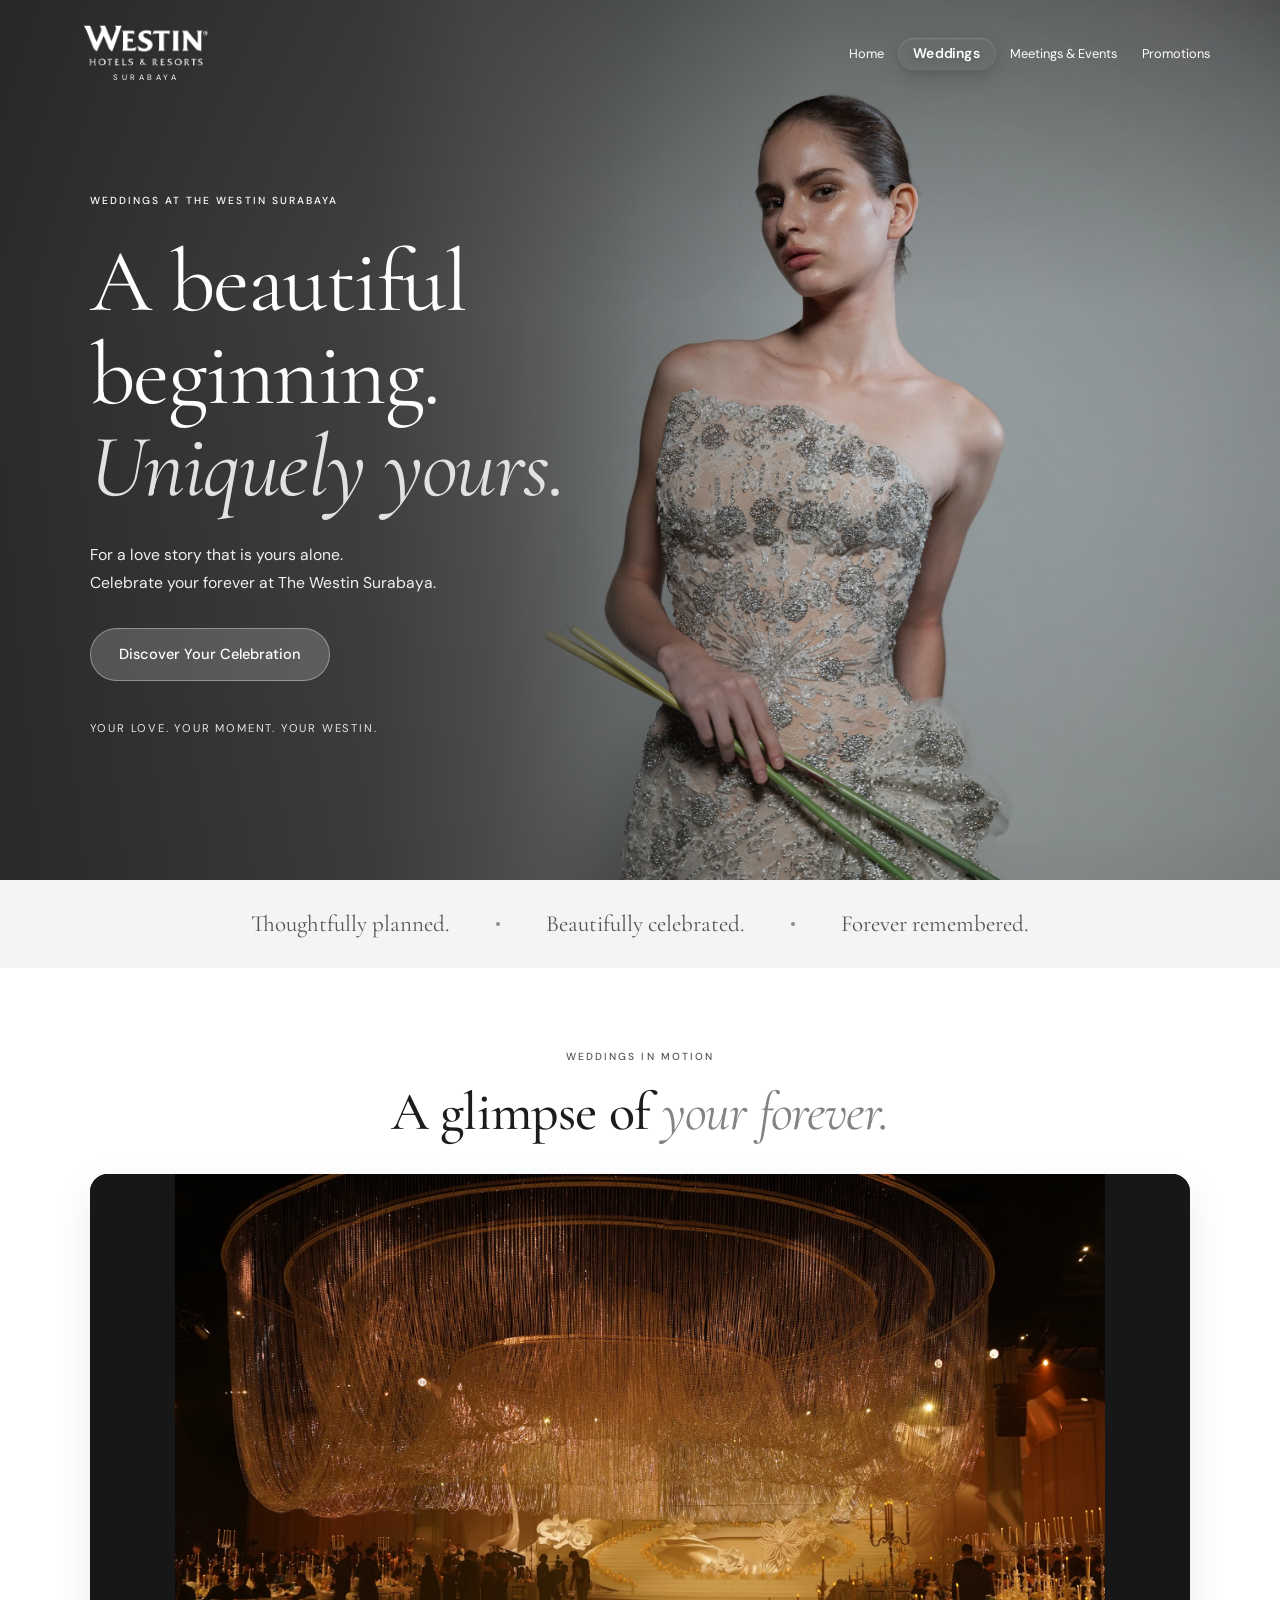
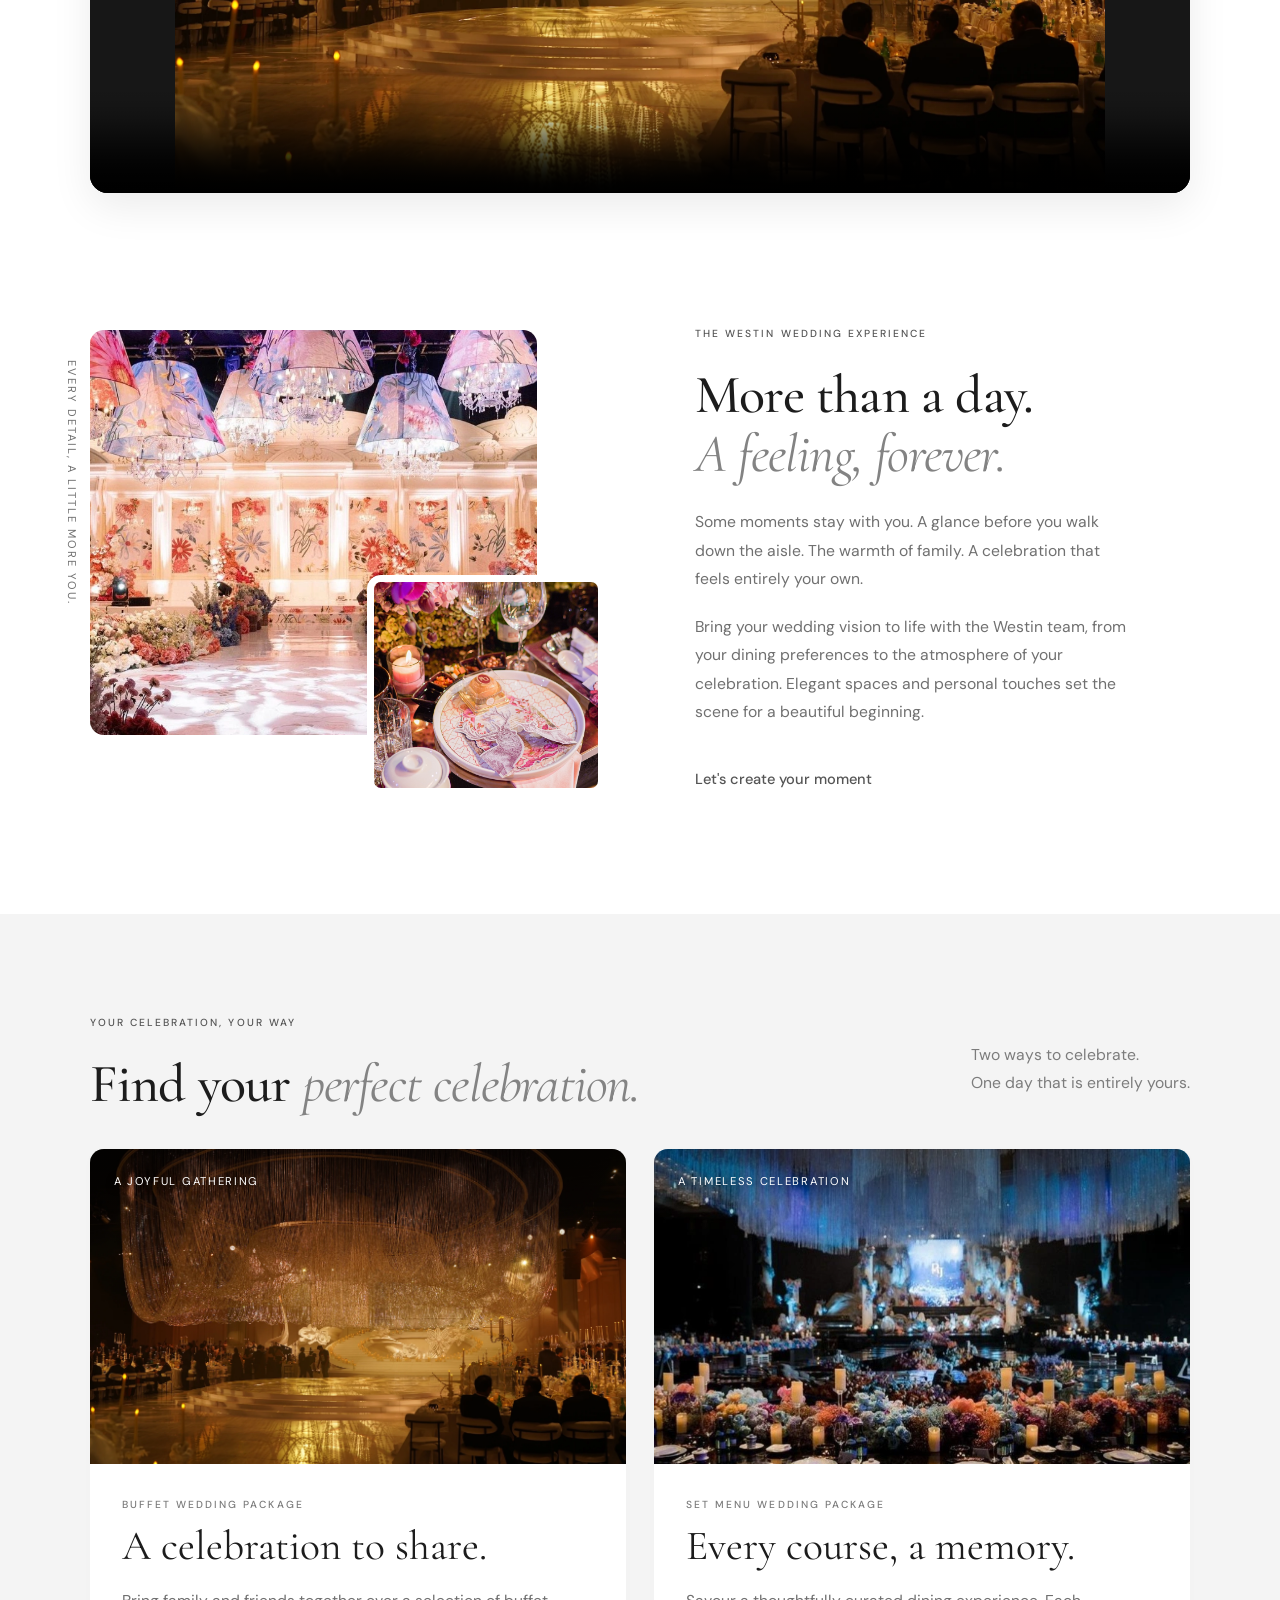
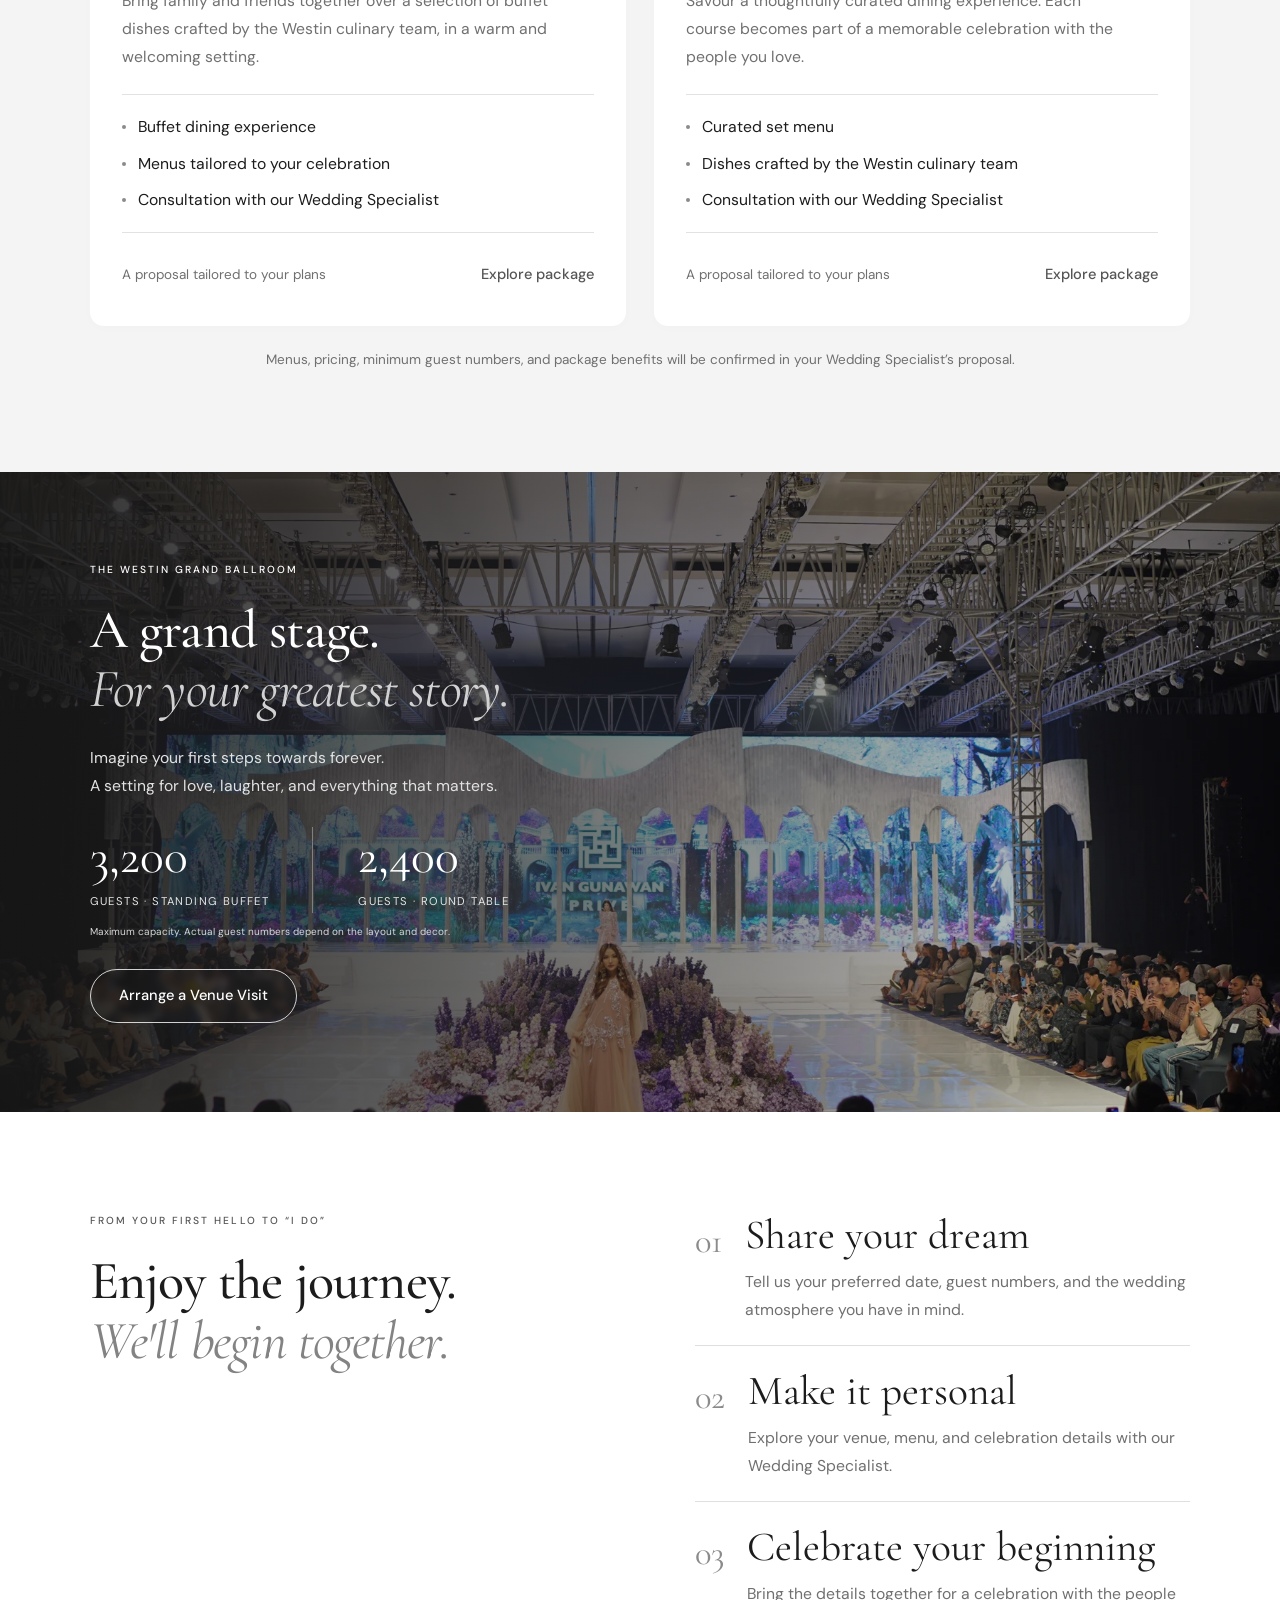
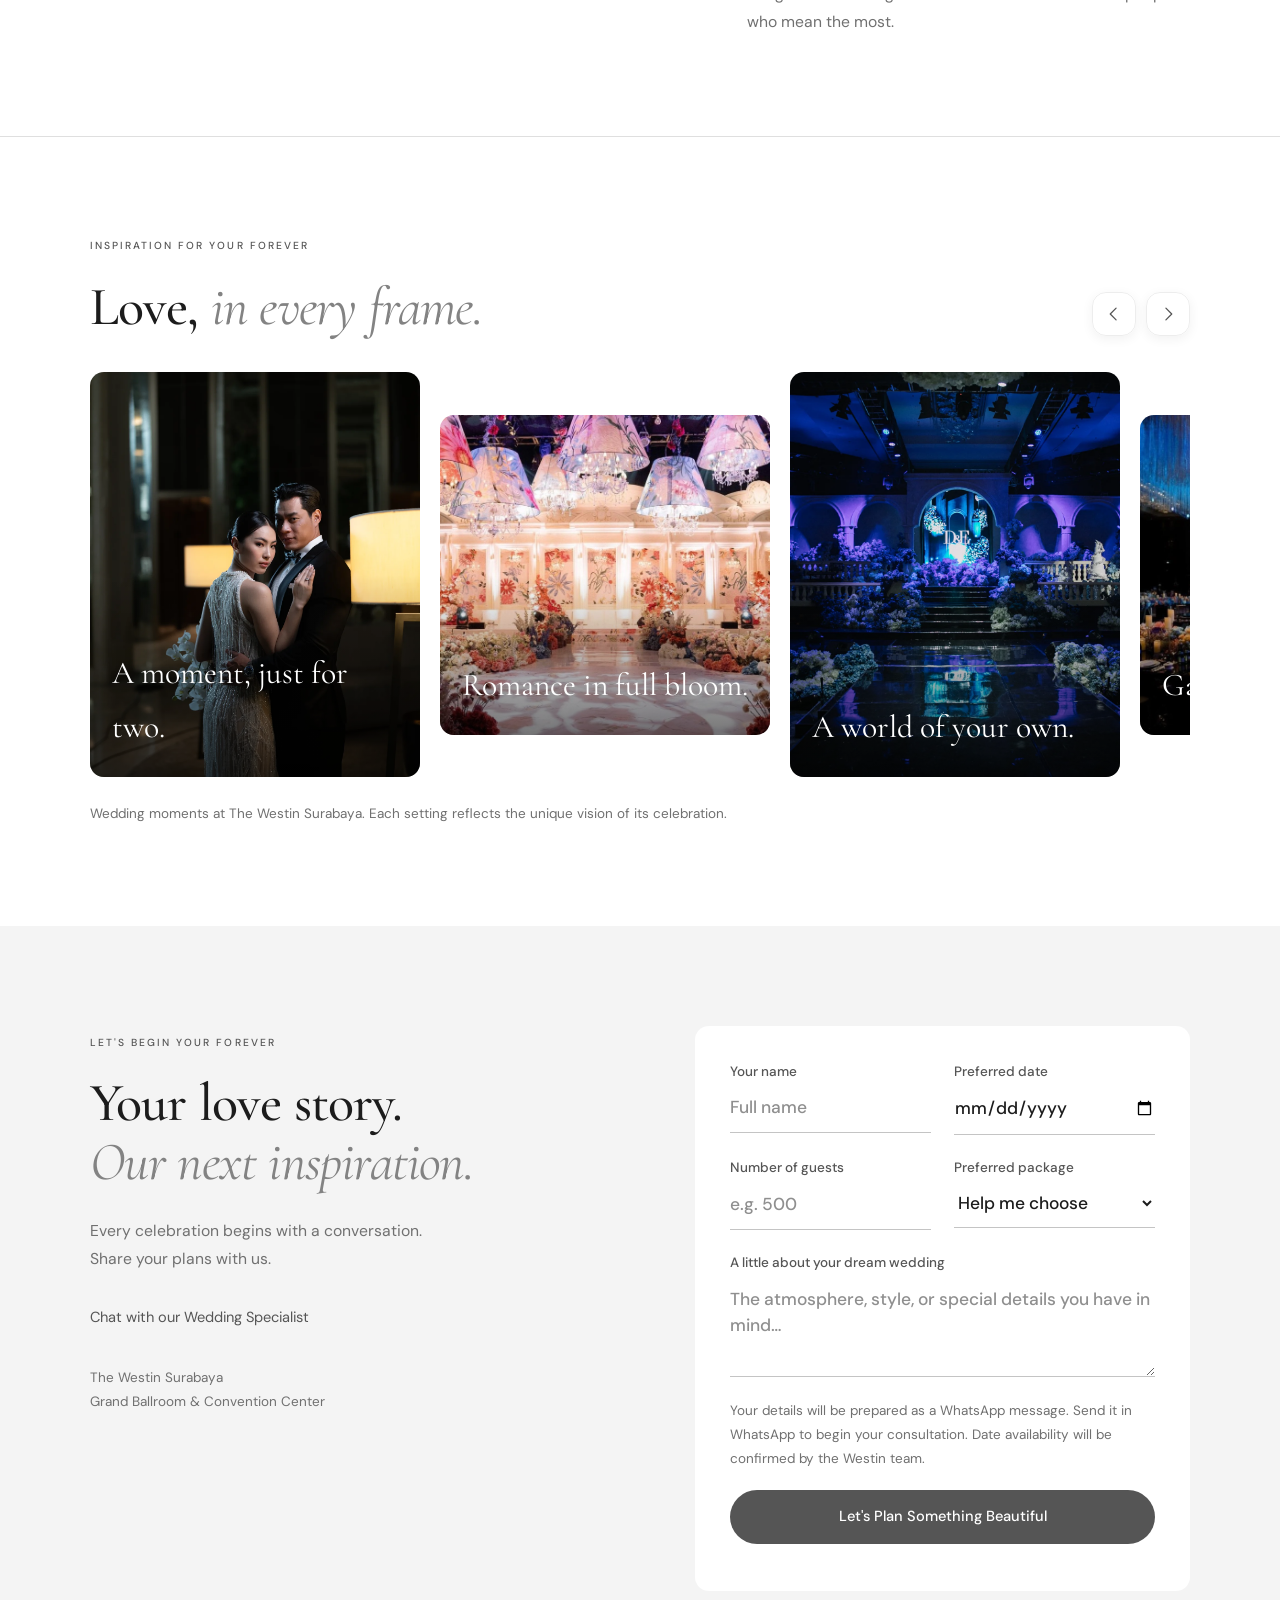
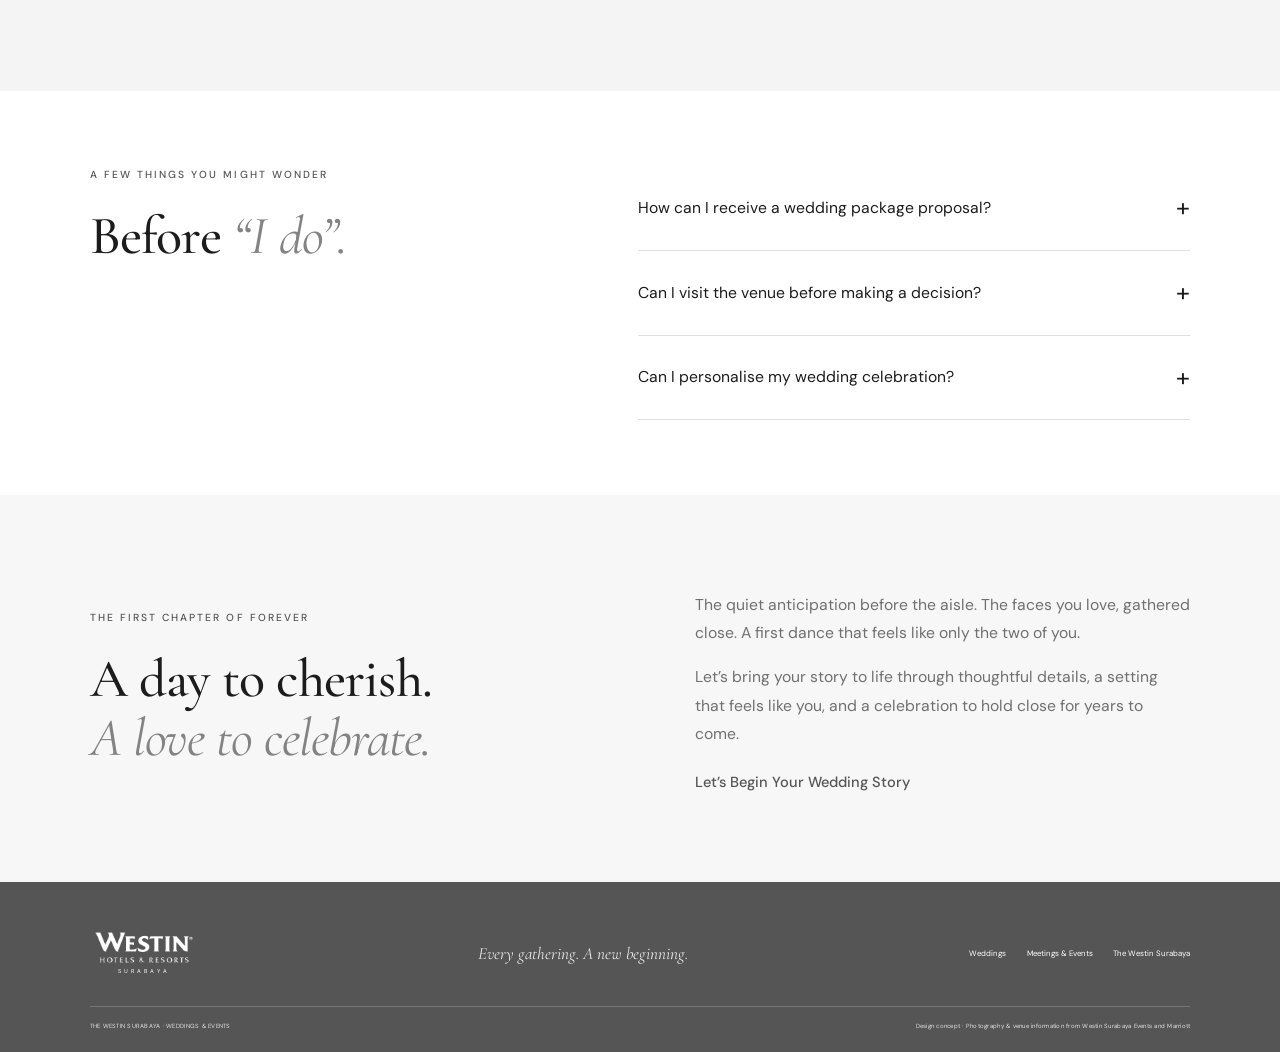
<file: weddings.html>
<!doctype html>
<html lang="en">
<head><meta charset="UTF-8"><meta name="viewport" content="width=device-width, initial-scale=1"><meta name="theme-color" content="#51555a"><title>Weddings at The Westin Surabaya — A Beautiful Beginning</title><meta name="description" content="Explore wedding inspiration, buffet and set menu packages, and memorable celebrations at The Westin Surabaya. Begin your journey with our Wedding Specialist."><link rel="preconnect" href="https://fonts.googleapis.com"><link rel="preconnect" href="https://fonts.gstatic.com" crossorigin><link href="https://fonts.googleapis.com/css2?family=Cormorant+Garamond:ital,wght@0,400;0,500;0,600;1,400;1,500&family=DM+Sans:wght@400;450;500;600&display=swap" rel="stylesheet"><link rel="stylesheet" href="styles.css?v=22"><link rel="stylesheet" href="westin-theme.css?v=22"><link rel="stylesheet" href="events.css?v=23"><link rel="stylesheet" href="typography.css?v=30"><script src="app.js?v=20" defer></script><script src="navigation-motion.js?v=22" defer></script></head>
<body class="wedding-page">
<a class="skip" href="#main">Skip to content</a>
<header class="header"><a class="brand" href="index.html" aria-label="The Westin Surabaya, home"><img class="brand-logo" src="assets/westin-official-logo.png" alt="Westin Hotels & Resorts" width="600" height="181"><span class="brand-sub">SURABAYA</span></a><nav class="desktop-nav" aria-label="Main navigation"><a href="index.html">Home</a><a href="weddings.html" aria-current="page">Weddings</a><a href="mice.html">Meetings & Events</a><a href="promotions.html">Promotions</a></nav><button class="menu-toggle" aria-label="Open menu" aria-expanded="false" aria-controls="mobile-nav"><span></span><span></span></button><nav class="mobile-nav" id="mobile-nav" aria-label="Mobile navigation" hidden><a href="index.html">Home</a><a href="weddings.html" aria-current="page">Weddings</a><a href="mice.html">Meetings & Events</a><a href="promotions.html">Promotions</a></nav></header>
<main id="main">
<section class="hero" aria-labelledby="hero-title"><div class="hero-copy"><p class="eyebrow light">WEDDINGS AT THE WESTIN SURABAYA</p><h1 id="hero-title">A beautiful<br>beginning.<br><em>Uniquely yours.</em></h1><p class="hero-description">For a love story that is yours alone.<br>Celebrate your forever at The Westin Surabaya.</p><a class="button cream" href="#packages">Discover Your Celebration</a><div class="hero-bottom"><span>YOUR LOVE. YOUR MOMENT. YOUR WESTIN.</span></div></div><div class="hero-image"><img src="assets/wedding-editorial.webp" alt="A bridal portrait in a beaded gown against a grey backdrop" fetchpriority="high"><div class="image-shade"></div><span class="image-caption">THE ART OF CELEBRATING LOVE</span></div></section>
<div class="intro-strip"><span>Thoughtfully planned.</span><i aria-hidden="true"></i><span>Beautifully celebrated.</span><i aria-hidden="true"></i><span>Forever remembered.</span></div>
<section class="wedding-film section-wrap" id="wedding-film" aria-labelledby="wedding-film-title"><div class="film-heading"><p class="eyebrow">WEDDINGS IN MOTION</p><h2 id="wedding-film-title">A glimpse of <em>your forever.</em></h2></div><div class="film-frame"><video controls autoplay playsinline preload="auto" poster="assets/wedding-chandelier.webp" aria-label="Westin wedding film"><source src="assets/westin-wedding-film.mp4" type="video/mp4">Your browser does not support this video. <a href="assets/westin-wedding-film.mp4">Watch the Westin wedding film</a>.</video><script>(()=>{const video=document.querySelector('#wedding-film video');const setDefaultAudio=()=>{video.volume=.4;video.muted=false;};setDefaultAudio();video.addEventListener('loadedmetadata',setDefaultAudio,{once:true});video.addEventListener('play',setDefaultAudio);video.play().catch(()=>{});})();</script></div></section>
<section class="experience section-wrap" id="experience"><div class="experience-art"><img class="experience-main" src="assets/buffet.webp" alt="A romantic floral wedding stage at Westin" loading="lazy"><div class="experience-detail"><img src="assets/wedding-table-detail.jpg" alt="Floral wedding table setting with fine glassware and a personalised place setting" loading="lazy"></div><span class="vertical-note">EVERY DETAIL, A LITTLE MORE YOU.</span></div><div class="experience-copy"><p class="eyebrow">THE WESTIN WEDDING EXPERIENCE</p><h2>More than a day.<br><em>A feeling, forever.</em></h2><p>Some moments stay with you. A glance before you walk down the aisle. The warmth of family. A celebration that feels entirely your own.</p><p>Bring your wedding vision to life with the Westin team, from your dining preferences to the atmosphere of your celebration. Elegant spaces and personal touches set the scene for a beautiful beginning.</p><a class="text-link" href="#inquiry">Let's create your moment</a></div></section>
<section class="packages section-wrap" id="packages"><div class="section-heading"><div><p class="eyebrow">YOUR CELEBRATION, YOUR WAY</p><h2>Find your <em>perfect celebration.</em></h2></div><p>Two ways to celebrate.<br>One day that is entirely yours.</p></div><div class="package-grid"><article class="package-card"><div class="package-photo"><img src="assets/wedding-chandelier.webp" alt="An elegant wedding reception beneath a sweeping chandelier at Westin Surabaya" loading="lazy"><span class="photo-tag">A JOYFUL GATHERING</span></div><div class="package-content"><p class="eyebrow">BUFFET WEDDING PACKAGE</p><h3>A celebration to share.</h3><p>Bring family and friends together over a selection of buffet dishes crafted by the Westin culinary team, in a warm and welcoming setting.</p><div class="package-highlights"><span>Buffet dining experience</span><span>Menus tailored to your celebration</span><span>Consultation with our Wedding Specialist</span></div><div class="package-foot"><span>A proposal tailored to your plans</span><button class="text-link" data-package="Buffet Wedding Package">Explore package</button></div></div></article><article class="package-card"><div class="package-photo"><img src="assets/setmenu.webp" alt="Banquet table inspiration for a set menu wedding" loading="lazy"><span class="photo-tag">A TIMELESS CELEBRATION</span></div><div class="package-content"><p class="eyebrow">SET MENU WEDDING PACKAGE</p><h3>Every course, a memory.</h3><p>Savour a thoughtfully curated dining experience. Each course becomes part of a memorable celebration with the people you love.</p><div class="package-highlights"><span>Curated set menu</span><span>Dishes crafted by the Westin culinary team</span><span>Consultation with our Wedding Specialist</span></div><div class="package-foot"><span>A proposal tailored to your plans</span><button class="text-link" data-package="Set Menu Wedding Package">Explore package</button></div></div></article></div><p class="package-note">Menus, pricing, minimum guest numbers, and package benefits will be confirmed in your Wedding Specialist’s proposal.</p></section>
<section class="venue" id="venue"><img class="venue-back" src="assets/celebration.webp" alt="A wedding celebration in The Westin Surabaya Grand Ballroom" loading="lazy"><div class="venue-overlay"></div><div class="venue-content"><p class="eyebrow light">THE WESTIN GRAND BALLROOM</p><h2>A grand stage.<br><em>For your greatest story.</em></h2><p>Imagine your first steps towards forever.<br>A setting for love, laughter, and everything that matters.</p><div class="venue-stats"><div><span>3,200</span><small>GUESTS · STANDING BUFFET</small></div><div><span>2,400</span><small>GUESTS · ROUND TABLE</small></div></div><p class="capacity-note">Maximum capacity. Actual guest numbers depend on the layout and decor.</p><a class="button cream" href="#inquiry">Arrange a Venue Visit</a></div></section>
<section class="journey section-wrap"><div><p class="eyebrow">FROM YOUR FIRST HELLO TO “I DO”</p><h2>Enjoy the journey.<br><em>We'll begin together.</em></h2></div><div class="journey-steps"><article><span>01</span><div><h3>Share your dream</h3><p>Tell us your preferred date, guest numbers, and the wedding atmosphere you have in mind.</p></div></article><article><span>02</span><div><h3>Make it personal</h3><p>Explore your venue, menu, and celebration details with our Wedding Specialist.</p></div></article><article><span>03</span><div><h3>Celebrate your beginning</h3><p>Bring the details together for a celebration with the people who mean the most.</p></div></article></div></section>
<section class="gallery section-wrap" id="gallery"><div class="section-heading"><div><p class="eyebrow">INSPIRATION FOR YOUR FOREVER</p><h2>Love, <em>in every frame.</em></h2></div><div class="gallery-controls"><button aria-label="Previous photo" id="gallery-prev"><svg viewBox="0 0 24 24" fill="none" stroke="currentColor" stroke-width="1.5" stroke-linecap="round" stroke-linejoin="round" aria-hidden="true" focusable="false"><path d="m14.5 5-7 7 7 7"/></svg></button><button aria-label="Next photo" id="gallery-next"><svg viewBox="0 0 24 24" fill="none" stroke="currentColor" stroke-width="1.5" stroke-linecap="round" stroke-linejoin="round" aria-hidden="true" focusable="false"><path d="m9.5 5 7 7-7 7"/></svg></button></div></div><div class="gallery-track" id="gallery-track"><button class="gallery-item tall" data-image="assets/moments.webp" data-caption="A moment, just for two."><img src="assets/moments.webp" alt="A wedding couple at Westin" loading="lazy"><span>A moment, just for two.</span></button><button class="gallery-item" data-image="assets/buffet.webp" data-caption="Romance in full bloom."><img src="assets/buffet.webp" alt="Floral wedding details in champagne tones" loading="lazy"><span>Romance in full bloom.</span></button><button class="gallery-item tall" data-image="assets/ceremony.webp" data-caption="A world of your own."><img src="assets/ceremony.webp" alt="Wedding decor with romantic blue lighting" loading="lazy"><span>A world of your own.</span></button><button class="gallery-item" data-image="assets/setmenu.webp" data-caption="Gathered around love."><img src="assets/setmenu.webp" alt="Banquet tables for wedding guests" loading="lazy"><span>Gathered around love.</span></button><button class="gallery-item tall" data-image="assets/venue.webp" data-caption="Your story, beautifully set."><img src="assets/venue.webp" alt="A wedding stage at Westin" loading="lazy"><span>Your story, beautifully set.</span></button></div><p class="gallery-note">Wedding moments at The Westin Surabaya. Each setting reflects the unique vision of its celebration.</p></section>
<section class="inquiry section-wrap" id="inquiry"><div class="inquiry-copy"><p class="eyebrow">LET'S BEGIN YOUR FOREVER</p><h2>Your love story.<br><em>Our next inspiration.</em></h2><p>Every celebration begins with a conversation.<br>Share your plans with us.</p><a class="contact-link" href="https://wa.me/6282331439094" target="_blank" rel="noopener">Chat with our Wedding Specialist</a><span class="inquiry-note">The Westin Surabaya<br>Grand Ballroom & Convention Center</span></div><form id="inquiry-form"><div class="form-pair"><label>Your name<input name="name" autocomplete="name" placeholder="Full name" required maxlength="100"></label><label>Preferred date<input type="date" name="date" required></label></div><div class="form-pair"><label>Number of guests<input type="number" name="guests" placeholder="e.g. 500" min="1" max="10000" required></label><label>Preferred package<select name="package" id="package-select"><option value="Help me choose">Help me choose</option><option value="Buffet Wedding Package">Buffet Wedding Package</option><option>Set Menu Wedding Package</option></select></label></div><label>A little about your dream wedding<textarea name="message" rows="3" maxlength="1500" placeholder="The atmosphere, style, or special details you have in mind…"></textarea></label><p class="form-note">Your details will be prepared as a WhatsApp message. Send it in WhatsApp to begin your consultation. Date availability will be confirmed by the Westin team.</p><button class="button green" type="submit">Let's Plan Something Beautiful</button><p id="form-status" class="form-status" role="status"></p></form></section>
<section class="faq section-wrap"><div><p class="eyebrow">A FEW THINGS YOU MIGHT WONDER</p><h2>Before <em>“I do”.</em></h2></div><div class="faq-items"><details><summary>How can I receive a wedding package proposal?<span>+</span></summary><p>Choose your preferred package and share a few details about your plans. Our Wedding Specialist will confirm pricing, menus, minimum guest numbers, and benefits in a proposal tailored to your celebration.</p></details><details><summary>Can I visit the venue before making a decision?<span>+</span></summary><p>Use the inquiry form to request a venue visit with our Wedding Specialist. Visits are arranged around team availability and the venue’s event schedule.</p></details><details><summary>Can I personalise my wedding celebration?<span>+</span></summary><p>Share your vision and preferences with the Westin team. Layouts, menus, decor, vendors, and additional services can be discussed and confirmed in your proposal.</p></details></div></section>
<section class="cross-story section-wrap"><div><p class="eyebrow">THE FIRST CHAPTER OF FOREVER</p><h2>A day to cherish.<br><em>A love to celebrate.</em></h2></div><div><p>The quiet anticipation before the aisle. The faces you love, gathered close. A first dance that feels like only the two of you.</p><p>Let’s bring your story to life through thoughtful details, a setting that feels like you, and a celebration to hold close for years to come.</p><a class="text-link" href="#inquiry">Let’s Begin Your Wedding Story</a></div></section></main><footer class="events-footer"><a class="brand" href="index.html"><img class="brand-logo" src="assets/westin-official-logo.png" alt="Westin Hotels & Resorts" width="600" height="181"><span class="brand-sub">SURABAYA</span></a><p>Every gathering. A new beginning.</p><nav aria-label="Footer navigation"><a href="weddings.html">Weddings</a><a href="mice.html">Meetings & Events</a><a href="https://www.marriott.com/en-us/hotels/subwi-the-westin-surabaya/overview/" target="_blank" rel="noopener">The Westin Surabaya</a></nav><div class="footer-bottom"><span>THE WESTIN SURABAYA · WEDDINGS & EVENTS</span><span>Design concept · Photography & venue information from Westin Surabaya Events and Marriott</span></div></footer>
<dialog id="package-dialog" class="package-dialog"><button class="dialog-close" aria-label="Close package details">×</button><p class="eyebrow">CELEBRATE WITH WESTIN</p><h2 id="package-title"></h2><p id="package-description"></p><ul id="package-details"></ul><p class="dialog-note">Pricing, minimum guest numbers, menus, and all benefits are subject to the official proposal from the Westin team.</p><button class="button green" id="choose-package">Request a Personal Proposal</button></dialog>
<dialog id="lightbox" class="lightbox"><button class="dialog-close" aria-label="Close photo">×</button><img id="lightbox-image" src="assets/moments.webp" alt=""><p id="lightbox-caption"></p></dialog>
</body></html>
</file>
<file: styles.css>
:root{--paper:#f8f8f8;--ink:#393939;--sage:#616161;--muted:#7f7f7f;--line:#dedede;--serif:'Cormorant Garamond',Georgia,serif;--sans:'DM Sans',Arial,sans-serif}*{box-sizing:border-box}html{scroll-behavior:smooth;scroll-padding-top:100px}body{margin:0;background:var(--paper);color:var(--ink);font-family:var(--sans);font-size:14px;line-height:1.7}a{color:inherit;text-decoration:none}button,input,select,textarea{font:inherit}button,a,input,select,textarea{-webkit-tap-highlight-color:transparent}button{cursor:pointer}img{display:block;width:100%;height:100%;object-fit:cover}button{color:inherit}a:focus-visible,button:focus-visible,summary:focus-visible{outline:2px solid #9b9b9b;outline-offset:5px}.skip{position:fixed;left:15px;top:-60px;padding:10px;background:white;z-index:100}.skip:focus{top:10px}.header{height:100px;display:flex;align-items:center;justify-content:space-between;padding:0 5.2%;background:var(--paper);position:relative;z-index:10;border-bottom:1px solid #e8e8e8}.brand{display:inline-flex;flex-direction:column;text-align:center;line-height:1.25}.brand-main{font-family:Georgia,serif;font-size:23px;letter-spacing:1px}.brand-sub{font-size:8px;letter-spacing:4.8px;margin-top:8px;margin-left:5px}.desktop-nav{display:flex;gap:35px;font-size:11px}.desktop-nav a{position:relative}.desktop-nav a:after{content:'';position:absolute;bottom:-6px;left:0;width:0;height:1px;background:var(--sage);transition:width .25s}.desktop-nav a:hover:after{width:100%}.nav-cta{border:1px solid #bababa;padding:13px 20px;font-size:11px;display:flex;gap:27px;align-items:center}.nav-cta span{font-size:19px}.menu-toggle,.mobile-nav{display:none}.hero{display:grid;grid-template-columns:46% 54%;min-height:650px;max-height:850px}.hero-copy{background:var(--sage);color:#fdfdfd;padding:60px 9% 30px 11.3%;display:flex;flex-direction:column;align-items:flex-start;position:relative}.eyebrow{font-size:9px;letter-spacing:2.2px;font-weight:500;margin:0 0 22px;line-height:1.6}.light{color:#e3e3e3}.hero h1{font-family:var(--serif);font-size:clamp(60px,6.3vw,94px);font-weight:400;line-height:1.03;letter-spacing:-2.6px;margin:7px 0 26px}.hero h1 em{font-weight:400;color:#dfdfdf;white-space:nowrap}.hero-description{font-size:12px;line-height:1.9;color:#e9e9e9;margin:0 0 29px}.button{padding:16px 23px;display:inline-flex;align-items:center;justify-content:space-between;gap:35px;border:1px solid transparent;font-size:11px;font-weight:500;line-height:1.6;transition:background .2s,transform .2s}.button:hover{transform:translateY(-2px)}.button span{font-size:21px;line-height:1}.cream{background:#f1f1f1;color:var(--ink)}.cream:hover{background:#dddddd}.green{background:var(--sage);color:white}.green:hover{background:#4a4a4a}.hero-bottom{margin-top:42px;display:flex;align-items:center;gap:14px;font-size:7px;letter-spacing:1.7px;color:#d8d8d8}.tiny-flower{font-size:29px;color:#d6d6d6}.hero-image{position:relative;overflow:hidden;min-height:650px}.hero-image>img{object-position:55% 35%;position:absolute}.image-shade{position:absolute;inset:0;background:linear-gradient(180deg,rgba(0,0,0,.12),transparent 35%,rgba(0,0,0,.4))}.image-caption{position:absolute;top:35px;right:35px;color:white;font-size:8px;letter-spacing:2.2px}.hero-peek{position:absolute;bottom:45px;left:35px;background:var(--paper);padding:7px;display:flex;align-items:center;gap:18px;box-shadow:0 5px 20px #00000022}.hero-peek img{width:96px;height:90px}.hero-peek>span{font-family:var(--serif);font-size:21px;padding-right:18px}.hero-peek b{display:block;font:9px var(--sans);padding-top:11px}.photo-credit{position:absolute;bottom:20px;right:25px;font-size:7px;letter-spacing:1.5px;color:#e4e4e4}.intro-strip{display:flex;align-items:center;justify-content:center;gap:55px;border-bottom:1px solid var(--line);padding:27px 5%;font-family:var(--serif);font-size:23px}.intro-strip i{font-size:17px;font-style:normal;color:#999999}.section-wrap{padding:95px 7%;max-width:1600px;margin:auto}h2{font-family:var(--serif);font-size:clamp(38px,4vw,58px);font-weight:400;line-height:1.12;letter-spacing:-1.3px;margin:0 0 25px}h2 em{font-weight:400;color:#808080}h3{font-family:var(--serif);font-size:31px;line-height:1.15;font-weight:400;margin:10px 0 16px}.experience{display:grid;grid-template-columns:1fr 1fr;gap:12%;align-items:center;padding-top:105px;padding-bottom:120px}.experience-art{height:465px;position:relative;padding-right:48px}.experience-main{object-position:40% 50%;height:405px}.experience-detail{position:absolute;right:-20px;bottom:0;width:48%;height:220px;border:8px solid var(--paper)}.vertical-note{font-size:8px;letter-spacing:2px;writing-mode:vertical-rl;position:absolute;left:-27px;top:30px}.experience-copy{max-width:435px}.experience-copy>p:not(.eyebrow){color:#797979;font-size:12px;margin:20px 0}.text-link{display:inline-flex;align-items:center;gap:35px;padding:8px 0;border:0;border-bottom:1px solid #989898;background:none;font-size:11px;font-weight:500}.text-link span,.text-link b{font-size:20px;font-weight:400}.experience-copy .text-link{margin-top:15px}.packages{background:#efefef;max-width:none}.section-heading{display:flex;align-items:flex-end;justify-content:space-between;gap:35px;margin-bottom:36px}.section-heading h2{margin:0}.section-heading>p{font-size:12px;color:#7c7c7c;max-width:300px}.package-grid{display:grid;grid-template-columns:1fr 1fr;gap:28px}.package-card{background:var(--paper)}.package-photo{height:300px;position:relative;overflow:hidden}.package-photo img{transition:transform .7s}.package-card:hover .package-photo img{transform:scale(1.03)}.photo-tag{position:absolute;left:20px;top:20px;background:#f8f8f8ed;padding:8px 14px;font-size:8px;letter-spacing:1.4px}.number{position:absolute;right:20px;bottom:12px;color:white;font-family:var(--serif);font-size:43px}.package-content{padding:33px}.package-content .eyebrow{margin-bottom:10px;font-size:8px}.package-content>p:not(.eyebrow){font-size:12px;color:#797979;max-width:430px}.package-highlights{border-top:1px solid var(--line);border-bottom:1px solid var(--line);margin:23px 0;padding:18px 0;display:grid;gap:8px;font-size:11px}.package-highlights span:before{content:'✧';color:#929292;margin-right:12px}.package-foot{display:flex;align-items:center;justify-content:space-between;gap:12px}.package-foot>span{font-size:9px;color:#828282}.package-foot .text-link{gap:18px;white-space:nowrap}.package-note{text-align:center;font-size:10px;color:#7f7f7f;margin:22px 0 0}.venue{position:relative;min-height:600px;display:flex;align-items:center;color:white;overflow:hidden}.venue-back{position:absolute;inset:0;object-position:50% 55%}.venue-overlay{position:absolute;inset:0;background:linear-gradient(90deg,rgba(29,29,29,.88) 0%,rgba(29,29,29,.62) 45%,rgba(29,29,29,.05) 100%)}.venue-content{position:relative;padding:70px 7%;width:100%}.venue h2{font-size:59px}.venue h2 em{color:#d5d5d5}.venue-content>p:not(.eyebrow){font-size:12px;color:#e2e2e2}.venue-stats{display:flex;gap:45px;margin:27px 0 8px}.venue-stats>div+div{border-left:1px solid #ffffff55;padding-left:45px}.venue-stats span{font-family:var(--serif);font-size:42px;display:block;line-height:1.2}.venue-stats small{font-size:8px;letter-spacing:1.4px}.venue-content .capacity-note{font-size:9px!important;color:#cacaca!important;margin-bottom:28px}.journey{display:grid;grid-template-columns:1fr 1fr;gap:10%;align-items:start;border-bottom:1px solid var(--line)}.journey-steps article{display:flex;gap:23px;border-bottom:1px solid var(--line);padding:0 0 20px;margin-bottom:22px}.journey-steps article:last-child{border-bottom:0;padding-bottom:0;margin-bottom:0}.journey-steps article>span{font-family:var(--serif);font-size:24px;color:#979797}.journey-steps h3{font-size:27px;margin:0 0 9px}.journey-steps p{font-size:12px;color:#7c7c7c;margin:0}.gallery{overflow:hidden}.gallery-controls{display:flex;gap:10px}.gallery-controls button{background:transparent;border:1px solid #c1c1c1;border-radius:50%;width:43px;height:43px;font-size:20px}.gallery-controls button:hover{background:#e5e5e5}.gallery-track{display:flex;gap:20px;overflow-x:auto;scroll-snap-type:x mandatory;scrollbar-width:none;align-items:center;padding-bottom:5px}.gallery-track::-webkit-scrollbar{display:none}.gallery-item{border:0;background:none;padding:0;position:relative;flex:0 0 30%;height:320px;scroll-snap-align:start;overflow:hidden}.gallery-item.tall{height:405px}.gallery-item img{transition:transform .5s}.gallery-item:hover img{transform:scale(1.04)}.gallery-item:after{content:'';position:absolute;inset:50% 0 0;background:linear-gradient(transparent,#00000088);pointer-events:none}.gallery-item span{position:absolute;bottom:18px;left:18px;right:18px;z-index:1;color:white;text-align:left;font-family:var(--serif);font-size:20px}.gallery-item b{float:right;font-size:20px;font-weight:400}.gallery-note{font-size:9px;color:#7f7f7f;margin:20px 0 0}.inquiry{background:#ededed;max-width:none;display:grid;grid-template-columns:1fr 1fr;gap:9%}.inquiry-copy{position:relative}.inquiry-flower{font-size:61px;color:#b3b3b3;position:absolute;right:15px;top:-20px;line-height:1}.inquiry-copy>p:not(.eyebrow){font-size:12px;color:#7b7b7b}.contact-link{display:inline-block;font-size:11px;border-bottom:1px solid #a0a0a0;margin-top:18px;padding-bottom:5px}.inquiry-note{display:block;font-size:10px;line-height:1.8;margin-top:32px;color:#7f7f7f}.form-pair{display:grid;grid-template-columns:1fr 1fr;gap:20px}label{display:block;font-size:10px;font-weight:500;margin-bottom:22px}input,select,textarea{display:block;width:100%;color:var(--ink);background:transparent;border:0;border-bottom:1px solid #c3c3c3;border-radius:0;padding:12px 0;font-size:12px;min-height:43px;outline:none}input:focus,select:focus,textarea:focus{border-color:var(--sage);box-shadow:0 1px 0 var(--sage)}textarea{resize:vertical}input::placeholder,textarea::placeholder{color:#8f8f8f}.form-note{font-size:9px;color:#818181;line-height:1.7;margin:0 0 20px}form>.button{width:100%}.form-status{font-size:10px;margin:12px 0 0}.form-status a{text-decoration:underline}.faq{display:grid;grid-template-columns:1fr 1.2fr;gap:8%;padding-top:75px;padding-bottom:75px}.faq details{border-bottom:1px solid var(--line)}summary{cursor:pointer;padding:17px 0;list-style:none;font-size:12px;display:flex;align-items:center;justify-content:space-between;gap:15px}summary::-webkit-details-marker{display:none}summary>span{font-size:22px;font-weight:400}details[open] summary>span{transform:rotate(45deg)}details p{color:#7c7c7c;font-size:11px;padding:0 20px 12px 0}footer{background:#3c3c3c;color:#ededed;padding:45px 7% 20px;display:flex;align-items:center;justify-content:space-between;gap:25px;flex-wrap:wrap}footer>p{font-family:var(--serif);font-style:italic;font-size:22px;color:#d6d6d6}footer>a:not(.brand){font-size:10px}.footer-bottom{border-top:1px solid #ffffff25;width:100%;display:flex;justify-content:space-between;padding-top:19px;font-size:8px;color:#bfbfbf;letter-spacing:.4px}dialog{border:0;padding:45px;background:var(--paper);color:var(--ink);max-width:570px;width:calc(100% - 32px);max-height:90vh;overflow:auto;box-shadow:0 15px 80px #00000033}dialog::backdrop{background:#1f1f1fba;backdrop-filter:blur(5px)}.dialog-close{position:absolute;right:14px;top:9px;background:none;border:0;font-size:29px;line-height:1.2;padding:7px}.package-dialog h2{font-size:41px}.package-dialog p,.package-dialog li{font-size:12px;color:#797979}.package-dialog ul{padding-left:17px;line-height:2}.package-dialog .dialog-note{font-size:10px;border-top:1px solid var(--line);padding-top:16px;margin-bottom:25px}.lightbox{max-width:1050px;padding:36px 15px 12px;background:var(--paper)}.lightbox img{max-height:73vh;height:auto;object-fit:contain}.lightbox p{font-family:var(--serif);font-size:23px;margin:10px 0 0;text-align:center}.lightbox .dialog-close{top:0;right:6px}section[id]{scroll-margin-top:10px}@media(min-width:1500px){.hero-copy{padding-top:85px;padding-bottom:55px}.hero-bottom{margin-top:55px}}@media(max-width:1050px){.desktop-nav{gap:20px}.hero-copy{padding:50px 8% 30px 10%}.hero h1{font-size:65px}.hero,.hero-image{min-height:620px}.hero-description{font-size:11px}.hero-peek{left:20px;bottom:40px;gap:10px}.hero-peek>span{font-size:18px}.hero-peek img{width:70px;height:78px}.section-wrap{padding:75px 6%}.experience{gap:8%}.experience-art{height:420px;padding-right:20px}.experience-detail{right:-12px}.experience-main{height:360px}.package-content{padding:25px}.package-foot{flex-wrap:wrap}.gallery-item{flex-basis:37%}.inquiry{gap:7%}.inquiry-flower{right:0;font-size:40px}.intro-strip{gap:35px;font-size:20px}.venue h2{font-size:52px}}@media(max-width:760px){html{scroll-padding-top:75px}.header{height:78px;padding:0 6%}.brand-main{font-size:19px}.brand-sub{font-size:6px;margin-top:6px;letter-spacing:4px}.desktop-nav{display:none}.nav-cta{margin-left:auto;margin-right:20px;padding:8px 12px;font-size:9px;gap:10px}.nav-cta span{font-size:16px}.menu-toggle{display:flex;flex-direction:column;gap:5px;align-items:center;justify-content:center;background:none;border:0;width:26px;height:40px;padding:0}.menu-toggle span{height:1px;width:23px;background:var(--ink)}.mobile-nav:not([hidden]){display:flex;position:absolute;top:78px;left:0;right:0;background:var(--paper);flex-direction:column;padding:20px 6%;border-bottom:1px solid var(--line);gap:20px;font-size:13px;box-shadow:0 10px 15px #00000011}.hero{grid-template-columns:1fr;max-height:none}.hero-copy{padding:43px 7% 30px;min-height:510px}.hero h1{font-size:clamp(57px,10vw,76px);letter-spacing:-1.7px;line-height:1.01;margin-top:0;margin-bottom:20px}.hero .eyebrow{font-size:8px;margin-bottom:20px}.hero-description{font-size:12px;margin-bottom:24px}.hero-bottom{margin-top:27px}.hero-image{min-height:430px;height:68vw;max-height:550px}.hero-image>img{object-position:50% 30%}.hero-peek{bottom:30px;left:25px}.hero-peek img{width:80px}.image-caption{right:25px;top:23px}.intro-strip{padding:21px 7%;gap:14px;justify-content:space-between;font-size:16px;line-height:1.2}.intro-strip i{font-size:11px}.section-wrap{padding:60px 7%}h2{font-size:43px}.experience{grid-template-columns:1fr;gap:45px;padding-top:65px}.experience-art{height:395px;margin-left:15px;margin-right:15px;padding-right:30px}.experience-main{height:350px}.experience-detail{height:180px;right:-10px;width:48%}.experience-copy{max-width:none}.experience-copy>p:not(.eyebrow){font-size:13px}.section-heading{align-items:flex-start;gap:15px;flex-wrap:wrap;margin-bottom:26px}.section-heading>p{font-size:11px;margin:0}.package-grid{grid-template-columns:1fr;gap:30px}.package-photo{height:270px}.package-content{padding:26px}.package-foot{flex-wrap:nowrap}.package-foot>span{max-width:125px}.package-note{text-align:left;font-size:9px}.venue{min-height:590px}.venue-overlay{background:linear-gradient(90deg,#1f1f1fe6,#1f1f1f66)}.venue-content{padding:60px 7%}.venue h2{font-size:45px}.venue-stats{gap:25px}.venue-stats>div+div{padding-left:25px}.venue-stats span{font-size:38px}.venue-stats small{font-size:7px}.venue-content .capacity-note{max-width:280px}.journey{grid-template-columns:1fr;gap:25px}.journey h2{margin-bottom:15px}.gallery .section-heading{flex-wrap:nowrap;align-items:flex-end}.gallery h2{font-size:40px}.gallery-controls{gap:7px}.gallery-controls button{width:34px;height:34px;font-size:17px}.gallery-item{flex-basis:78%;height:285px}.gallery-item.tall{height:350px}.gallery-track{gap:15px}.inquiry{grid-template-columns:1fr;gap:35px}.inquiry-flower{right:15px;top:0;font-size:55px}.inquiry-note{margin-top:20px}.form-pair{gap:18px}input[type=date]{min-width:0;max-width:100%}.faq{grid-template-columns:1fr;gap:0;padding-top:50px;padding-bottom:50px}.faq h2{margin-bottom:20px}footer{padding:35px 7% 20px;gap:15px}footer>p{font-size:18px;order:3;width:100%;margin:10px 0}footer>a:not(.brand){font-size:9px}.footer-bottom{order:4;display:grid;gap:8px;font-size:7px}.package-dialog{padding:42px 25px 30px}.package-dialog h2{font-size:35px}.eyebrow{font-size:8px;letter-spacing:1.8px}}@media(prefers-reduced-motion:reduce){html{scroll-behavior:auto}*,*:before,*:after{transition:none!important;animation:none!important}}
</file>
<file: westin-theme.css>
/* Palette and rounded treatments drawn from Marriott's Westin brand configuration. */
:root{--paper:#ffffff;--ink:#1c1c1c;--sage:#555555;--muted:#707070;--line:#dfdfdf;--accent:#8b8b8b;--mint:#d1d1d1;--soft:#f4f4f4;--serif:'Cormorant Garamond',Georgia,serif;--sans:'DM Sans',Helvetica,Arial,sans-serif}
html{scroll-padding-top:110px}body{background:#ffffff;color:var(--ink);font-size:14px}.header{position:fixed;inset:0 0 auto;height:108px;z-index:30;padding:0 6%;background:transparent;color:white;border:0;transition:background .25s,color .25s,box-shadow .25s;isolation:isolate}.header.is-scrolled,.header.menu-open{background:rgba(255,255,255,.91);backdrop-filter:blur(18px);-webkit-backdrop-filter:blur(18px);color:var(--ink);box-shadow:0 1px 0 #1c1c1c12}.brand{align-items:center}.brand-logo{width:135px;height:auto;object-fit:contain;filter:brightness(0) invert(1)}.brand-sub{font-size:8px;letter-spacing:3.5px;margin-top:7px;margin-left:3.5px}.header.is-scrolled .brand-logo,.header.menu-open .brand-logo{filter:none}.desktop-nav{gap:36px;font-size:12px;font-weight:450}.desktop-nav a:after{background:currentColor}.nav-cta{border:0;border-radius:52px;background:white;color:#555555;padding:13px 25px;font-size:11px;letter-spacing:.15px;min-height:46px;display:inline-flex;justify-content:center;transition:background .2s,color .2s}.nav-cta:hover{background:#d1d1d1}.is-scrolled .nav-cta,.menu-open .nav-cta{background:#555555;color:white}.is-scrolled .nav-cta:hover,.menu-open .nav-cta:hover{background:#3d3d3d}.menu-toggle span{background:currentColor;transition:transform .2s}.menu-open .menu-toggle span:first-child{transform:translateY(3px) rotate(45deg)}.menu-open .menu-toggle span:last-child{transform:translateY(-3px) rotate(-45deg)}
.hero{position:relative;display:flex;align-items:center;min-height:770px;height:min(880px,100svh);max-height:none;background:#2b2b2b;color:white;isolation:isolate}.hero-copy{z-index:2;position:relative;width:58%;padding:160px 0 110px 7%;background:transparent;align-self:stretch;display:flex;justify-content:center;pointer-events:none}.hero-copy a{pointer-events:auto}.hero-image{position:absolute;inset:0;min-height:0;max-height:none;height:100%;z-index:-1}.hero-image>img{position:absolute;inset:0;object-position:65% 38%;width:100%;height:100%}.image-shade{background:linear-gradient(90deg,rgba(17,17,17,.83) 0%,rgba(17,17,17,.66) 30%,rgba(17,17,17,.15) 68%,rgba(17,17,17,.12)),linear-gradient(180deg,rgba(0,0,0,.35),transparent 28%,rgba(0,0,0,.12))}.hero h1{font-size:clamp(68px,6.7vw,100px);line-height:1.01;letter-spacing:-1.5px;margin:5px 0 27px;font-weight:400}.hero h1 em{color:#e1e1e1;font-weight:400}.hero .eyebrow{font-size:9px;letter-spacing:2.4px;margin-bottom:22px;color:#ffffff}.hero-description{font-size:13px;line-height:1.9;color:#f0f0f0;margin:0 0 30px}.hero-bottom{margin-top:38px;font-size:8px;letter-spacing:1.8px;color:#e6e6e6}.image-caption{display:none}.photo-credit{bottom:31px;right:6%;font-size:8px}.hero-peek{left:auto;right:6%;bottom:62px;border-radius:14px;padding:8px;background:rgba(255,255,255,.94);gap:14px;box-shadow:none}.hero-peek img{width:80px;height:72px;border-radius:9px}.hero-peek>span{font-size:21px;padding-right:17px;color:#1c1c1c}.hero-peek b{color:#555555;font-size:10px}.button{border-radius:52px;justify-content:center;min-height:51px;gap:0;padding:15px 28px;font-size:12px;font-weight:500}.cream{background:white;color:#555555;border-color:white}.cream:hover{background:#d1d1d1;border-color:#d1d1d1}.green{background:#555555}.green:hover{background:#3e3e3e}.button:hover{transform:translateY(-1px)}.intro-strip{background:#f4f4f4;color:#555555;border:0;font-size:23px;padding:28px 7%;gap:46px}.intro-strip i{width:4px;height:4px;background:#8b8b8b;border-radius:50%;flex-shrink:0}.section-wrap{padding-top:100px;padding-bottom:100px}.eyebrow{color:#555555;letter-spacing:2px;font-size:10px}h2{font-weight:500;font-size:clamp(42px,4.1vw,62px);letter-spacing:-.8px;line-height:1.08}h2 em{color:#838383;font-weight:400}.light{color:white}.experience-copy>p:not(.eyebrow),.package-content>p:not(.eyebrow),.journey-steps p,.inquiry-copy>p:not(.eyebrow){font-size:13px;color:#707070;line-height:1.85}.experience{gap:10%;padding-top:112px;padding-bottom:115px}.experience-main{border-radius:14px}.experience-detail{border-radius:14px;overflow:hidden;border:7px solid white}.vertical-note{color:#707070}.text-link{color:#555555;border-color:#555555;font-size:12px;gap:0;transition:color .2s,border-color .2s}.text-link:hover{color:#8b8b8b;border-color:#8b8b8b}.packages{background:#f4f4f4}.package-card{border-radius:14px;overflow:hidden;background:white;box-shadow:0 2px 12px #1c1c1c04}.package-photo{height:315px}.photo-tag{border-radius:52px;background:rgba(255,255,255,.94);padding:9px 15px;color:#555555}.package-content{padding:32px}.package-content .eyebrow{color:#7b7b7b;font-size:9px}.package-content h3{font-size:34px}.package-highlights{font-size:12px;border-color:#e2e2e2}.package-highlights span:before{content:'';display:inline-block;width:4px;height:4px;background:#8b8b8b;border-radius:50%;margin:0 12px 3px 0}.package-foot>span{font-size:10px;color:#707070}.package-foot .text-link{font-size:11px}.package-note{font-size:10px;color:#707070;line-height:1.8}.venue{min-height:640px}.venue-overlay{background:linear-gradient(90deg,rgba(23,23,23,.9),rgba(23,23,23,.6) 45%,rgba(23,23,23,.12))}.venue h2{font-size:61px}.venue h2 em{color:#d1d1d1}.venue-content .eyebrow{color:#ffffff}.venue-stats{gap:43px}.venue-stats span{font-size:46px}.venue-stats small{color:#e5e5e5}.venue-content .capacity-note{color:#d8d8d8!important;font-size:10px!important}.journey-steps article>span{color:#8b8b8b}.journey-steps h3{font-size:30px}.gallery-controls button{border-color:#c4c4c4;border-radius:50%;color:#555555}.gallery-controls button:hover{background:#f4f4f4}.gallery-item{border-radius:14px}.gallery-item span{font-size:22px;bottom:22px;left:22px;right:22px}.gallery-note{font-size:10px;color:#707070}.inquiry{background:#f4f4f4;gap:10%}.inquiry-note{color:#707070;font-size:11px}.contact-link{color:#555555;border-color:#555555}.inquiry form{background:#ffffff;border-radius:14px;padding:35px}.form-pair{gap:23px}label{font-size:11px;color:#555555}input,select,textarea{border-color:#c4c4c4;font-size:12px;min-height:48px}input:focus,select:focus,textarea:focus{border-color:#8b8b8b;box-shadow:0 1px 0 #8b8b8b}.form-note{color:#707070;font-size:10px}.inquiry h2 em{color:#838383}.inquiry-copy .eyebrow{margin-top:8px}.form-status{color:#555555}.faq{padding-top:75px;padding-bottom:75px}.faq details{border-color:#dfdfdf}summary{font-size:13px;padding:21px 0}details p{font-size:12px;color:#707070}.faq h2 em{color:#838383}footer{background:#555555;color:#ffffff;padding-top:52px;padding-bottom:25px}footer .brand-logo{width:150px}footer>p{color:#e8e8e8}.footer-bottom{color:#e3e3e3;border-color:#ffffff30;line-height:1.8}dialog{border-radius:14px;box-shadow:0 25px 90px #00000033}.package-dialog .eyebrow{color:#8b8b8b}.dialog-close{border-radius:50%;color:#555555}.package-dialog h2{color:#1c1c1c}.package-dialog .button{width:100%}.lightbox{border-radius:14px}.lightbox img{border-radius:8px}section[id]{scroll-margin-top:15px}
@media(min-width:1500px){.hero-copy{padding-top:165px;padding-bottom:120px}.hero-bottom{margin-top:42px}}
@media(max-width:1050px){.header{padding:0 5%;height:100px}.desktop-nav{gap:22px;font-size:11px}.brand-logo{width:120px}.hero{min-height:740px}.hero-copy{padding-left:6%;width:65%}.hero h1{font-size:76px}.hero-peek{right:5%;bottom:55px}.hero-peek img{width:65px;height:62px}.hero-peek>span{font-size:19px}.section-wrap{padding:80px 6%}.experience{gap:8%}.package-content{padding:26px}.inquiry{gap:6%}.inquiry form{padding:27px}.intro-strip{gap:30px;font-size:21px}}
@media(max-width:760px){html{scroll-padding-top:90px}.header{height:88px;padding:0 6%}.brand-logo{width:111px}.brand-sub{font-size:7px;letter-spacing:3px;margin-top:6px}.nav-cta{font-size:10px;padding:11px 19px;min-height:40px;margin-right:20px}.menu-toggle{color:inherit}.mobile-nav:not([hidden]){top:88px;background:rgba(255,255,255,.97);backdrop-filter:blur(18px);-webkit-backdrop-filter:blur(18px);color:#555555;padding:25px 6% 30px;gap:23px;border:0;box-shadow:0 10px 18px #00000011}.hero{display:flex;min-height:780px;height:100svh;max-height:none;align-items:flex-end}.hero-copy{width:100%;padding:155px 7% 125px;min-height:0;align-self:auto;justify-content:flex-end}.hero h1{font-size:clamp(58px,10.3vw,78px);line-height:1.02;letter-spacing:-1.1px;margin:4px 0 24px}.hero .eyebrow{font-size:8px;letter-spacing:1.8px;margin-bottom:18px}.hero-description{font-size:12px;line-height:1.9;margin-bottom:28px;max-width:330px}.hero-bottom{font-size:7px;letter-spacing:1.4px;margin-top:28px}.hero-image{min-height:0;height:100%;max-height:none}.hero-image>img{object-position:62% 36%}.image-shade{background:linear-gradient(90deg,rgba(18,18,18,.69),rgba(18,18,18,.15)),linear-gradient(180deg,rgba(18,18,18,.25),rgba(18,18,18,.15) 28%,rgba(18,18,18,.7) 70%,rgba(18,18,18,.9))}.hero-peek{display:none}.photo-credit{right:7%;bottom:30px;font-size:7px}.button{min-height:49px;font-size:11px;padding:14px 24px}.intro-strip{font-size:17px;padding:24px 7%;gap:18px;line-height:1.2}.intro-strip i{width:3px;height:3px}.section-wrap{padding:65px 7%}h2{font-size:43px;line-height:1.1;letter-spacing:-.6px}.eyebrow{font-size:8px}.experience{gap:38px;padding-top:70px;padding-bottom:70px}.experience-detail{border-color:white}.experience-copy>p:not(.eyebrow){font-size:13px}.experience-main{height:350px}.package-photo{height:270px}.package-content{padding:26px}.package-content h3{font-size:32px}.package-content>p:not(.eyebrow){font-size:12px}.package-highlights{font-size:11px}.package-foot{gap:13px}.package-foot>span{font-size:9px;max-width:145px}.package-foot .text-link{font-size:11px;white-space:nowrap}.venue{min-height:610px}.venue-content{padding:65px 7%}.venue h2{font-size:45px}.venue-stats span{font-size:40px}.venue-stats{gap:27px}.venue-stats>div+div{padding-left:27px}.venue-stats small{font-size:7px}.journey-steps h3{font-size:28px}.journey-steps p{font-size:12px}.gallery h2{font-size:40px}.gallery-item span{font-size:22px;left:20px}.inquiry{gap:30px}.inquiry form{padding:27px 22px}.form-pair{gap:18px}.form-note{font-size:9px}.inquiry-copy .eyebrow{margin-top:0}.inquiry h2{font-size:44px}.contact-link{font-size:11px}.inquiry-note{font-size:10px}summary{font-size:12px}.faq{padding-top:55px;padding-bottom:55px}footer{padding-top:40px;padding-bottom:25px}footer .brand-logo{width:124px}}
@media(max-width:410px){.header{padding:0 5%}.brand-logo{width:98px}.nav-cta{padding:10px 14px;font-size:9px;margin-right:16px}.hero{min-height:750px}.hero-copy{padding-bottom:110px;padding-top:140px}.hero h1{font-size:57px}.hero .eyebrow{font-size:7px;letter-spacing:1.7px}.hero-description{font-size:11px}.intro-strip{font-size:15px;gap:12px}.package-content{padding:22px}.package-foot>span{max-width:125px}.package-foot .text-link{font-size:10px}.form-pair{grid-template-columns:1fr;gap:0}.inquiry form{padding:26px 22px}}
@media(prefers-reduced-transparency:reduce){.header.is-scrolled,.header.menu-open{background:#ffffff}}

/* English edition: neutral greys, lighter glass, and dimensional navigation. */
.header.is-scrolled{background:rgba(255,255,255,.52);backdrop-filter:blur(20px);-webkit-backdrop-filter:blur(20px);box-shadow:0 1px 0 rgba(0,0,0,.05)}
.header.menu-open{background:rgba(255,255,255,.88)}
/* Depth comes from soft shadows, with no solid fill or raised rim. */
.header .nav-cta,.header.is-scrolled .nav-cta,.header.menu-open .nav-cta{background:transparent;border:1px solid transparent;color:inherit;box-shadow:0 7px 20px rgba(0,0,0,.16),0 2px 5px rgba(0,0,0,.08),inset 0 1px 2px rgba(255,255,255,.24);transform:none;transition:transform .18s,box-shadow .18s}
.header .nav-cta:hover,.header.is-scrolled .nav-cta:hover,.header.menu-open .nav-cta:hover{background:transparent;color:inherit;transform:translateY(-1px);box-shadow:0 10px 24px rgba(0,0,0,.2),0 3px 7px rgba(0,0,0,.1),inset 0 1px 2px rgba(255,255,255,.28)}
.header .nav-cta:active{background:transparent;transform:translateY(1px);box-shadow:0 3px 9px rgba(0,0,0,.14),inset 0 1px 2px rgba(0,0,0,.06)}
#venue .button.cream{background:transparent;border:1px solid rgba(255,255,255,.8);color:white;backdrop-filter:blur(3px);-webkit-backdrop-filter:blur(3px)}
#venue .button.cream:hover{background:rgba(255,255,255,.13);border-color:#fff}
@media(prefers-reduced-transparency:reduce){.header.is-scrolled,.header.menu-open{background:#fff}}

/* Airy hero action and clean, unlined text actions. */
.hero-copy .button.cream{background:rgba(255,255,255,.18);border-color:rgba(255,255,255,.35);color:#fff;backdrop-filter:blur(8px);-webkit-backdrop-filter:blur(8px)}
.hero-copy .button.cream:hover{background:rgba(255,255,255,.28);border-color:rgba(255,255,255,.55)}
.text-link,.text-link:hover,.contact-link,.contact-link:hover,.form-status a{border-bottom:0;text-decoration:none}
.desktop-nav a:after{display:none}

/* Soft button shadows on text actions, without moving their text or layout. */
:is(.text-link,.contact-link,.desktop-nav a,.mobile-nav a,.form-status a,footer>a:not(.brand)){position:relative;isolation:isolate;z-index:0}
:is(.text-link,.contact-link,.desktop-nav a,.mobile-nav a,.form-status a,footer>a:not(.brand))::before{content:'';position:absolute;inset:-4px -14px;border-radius:52px;z-index:-1;pointer-events:none;background:transparent;box-shadow:0 7px 20px rgba(0,0,0,.14),0 2px 5px rgba(0,0,0,.07),inset 0 1px 2px rgba(255,255,255,.2);opacity:0;transition:opacity .2s,transform .2s;transform:translateY(1px)}
:is(.text-link,.contact-link,.desktop-nav a,.mobile-nav a,.form-status a,footer>a:not(.brand)):is(:hover,:focus-visible)::before{opacity:1;transform:translateY(0)}
:is(.text-link,.contact-link,.desktop-nav a,.mobile-nav a,.form-status a,footer>a:not(.brand)):active::before{box-shadow:0 3px 9px rgba(0,0,0,.12),inset 0 1px 2px rgba(0,0,0,.05)}
.button:is(:hover,:focus-visible){box-shadow:0 7px 20px rgba(0,0,0,.16),0 2px 5px rgba(0,0,0,.07)}
@media(prefers-reduced-motion:reduce){:is(.text-link,.contact-link,.desktop-nav a,.mobile-nav a,.form-status a,footer>a:not(.brand))::before{transition:none;transform:none}}

/* Crisp vector chevrons in quiet, softly raised gallery controls. */
.gallery-controls{gap:10px}
.gallery-controls button{width:44px;height:44px;flex-shrink:0;padding:0;display:grid;place-items:center;border:1px solid rgba(0,0,0,.07);border-radius:14px;background:transparent;color:#555;box-shadow:0 3px 12px rgba(0,0,0,.06);transition:box-shadow .2s,background .2s,transform .2s}
.gallery-controls svg{display:block;width:20px;height:20px;pointer-events:none}
.gallery-controls button:is(:hover,:focus-visible){background:rgba(0,0,0,.025);box-shadow:0 6px 18px rgba(0,0,0,.12);transform:translateY(-1px)}
.gallery-controls button:active{transform:translateY(1px);box-shadow:0 2px 6px rgba(0,0,0,.08)}
</file>
<file: events.css>
/* Weddings & Events: shared monochrome design and a dedicated MICE journey. */
.header a[aria-current=page]{font-weight:600}.desktop-nav{gap:30px}.header .nav-cta{white-space:nowrap}.events-footer nav{display:flex;gap:25px;font-size:10px}.events-footer nav a{position:relative}.events-footer nav a:hover{color:#ddd}.events-footer>p{font-size:25px}.portal-page .header{color:#1c1c1c}.portal-page .header .brand-logo{filter:none}.portal-page .header:not(.is-scrolled):not(.menu-open){background:rgba(247,247,247,.55);backdrop-filter:blur(16px);-webkit-backdrop-filter:blur(16px)}.portal-hero{background:#f6f6f6;padding:157px 6% 29px}.portal-intro{text-align:center;margin:auto;max-width:780px}.portal-intro .eyebrow{font-size:9px;letter-spacing:2.1px;margin-bottom:21px}.portal-intro h1{font-family:var(--serif);font-size:clamp(57px,5.5vw,83px);font-weight:400;line-height:1.02;letter-spacing:-1.6px;margin:0 0 21px}.portal-intro h1 em{color:#838383;font-weight:400}.portal-intro>p:last-child{font-size:12px;color:#707070;line-height:1.8;margin:0}.portal-choices{display:grid;grid-template-columns:1fr 1fr;gap:22px;margin-top:43px}.story-choice{position:relative;height:420px;border-radius:18px;overflow:hidden;color:#fff;isolation:isolate}.story-choice>img{position:absolute;inset:0;transition:transform .8s;object-position:55% 30%;z-index:-2}.story-choice:nth-child(2)>img{object-position:center}.story-choice:hover>img{transform:scale(1.035)}.choice-shade{position:absolute;inset:0;background:linear-gradient(180deg,rgba(0,0,0,.3),rgba(0,0,0,.1) 30%,rgba(0,0,0,.7));z-index:-1}.choice-eyebrow{position:absolute;top:27px;left:30px;font-size:8px;letter-spacing:2px}.choice-copy{position:absolute;bottom:31px;left:32px;right:25px}.choice-copy h2{font-size:49px;margin:0 0 8px;color:white;line-height:1}.choice-copy>p{font-size:12px;margin:0 0 21px;color:#efefef}.choice-button{display:inline-flex;padding:11px 20px;border-radius:52px;background:rgba(255,255,255,.12);border:1px solid rgba(255,255,255,.35);font-size:10px;backdrop-filter:blur(6px);-webkit-backdrop-filter:blur(6px);box-shadow:0 4px 15px #0001;transition:background .2s}.story-choice:hover .choice-button{background:rgba(255,255,255,.22)}.portal-caption{display:flex;justify-content:space-between;margin-top:21px;font-size:7px;letter-spacing:1.6px;color:#7a7a7a}.portal-welcome{display:grid;grid-template-columns:1fr 1fr;gap:11%;align-items:center}.portal-welcome p:not(.eyebrow),.cross-story p:not(.eyebrow){color:#707070;font-size:13px;line-height:1.9}.portal-welcome h2{margin-bottom:0}.portal-welcome .text-link{margin-top:12px}.portal-settings{background:#f7f7f7;max-width:none}.setting-grid{display:grid;grid-template-columns:repeat(3,1fr);gap:25px}.setting-card{border-radius:14px;overflow:hidden;background:#fff;display:block;box-shadow:0 2px 12px #00000003;transition:box-shadow .3s,transform .3s}.setting-card:hover{transform:translateY(-3px);box-shadow:0 10px 25px #0000000b}.setting-card>img{height:250px}.setting-card>div{padding:26px}.setting-card .eyebrow{font-size:8px}.setting-card h3{font-size:30px;line-height:1.08;margin:13px 0}.setting-card p{font-size:12px;color:#707070;line-height:1.85;min-height:45px}.setting-link{font-size:10px;font-weight:500;color:#515151;display:inline-block;margin-top:12px}.event-inquiry form{align-self:start}.cross-story{display:grid;grid-template-columns:1fr 1fr;gap:10%;align-items:center}.cross-story h2{margin-bottom:0}.cross-story .eyebrow{font-size:8px}.mice-hero{position:relative;min-height:740px;height:min(860px,100svh);isolation:isolate;display:flex;align-items:center;color:#fff;background:#333}.mice-hero>img{position:absolute;inset:0;z-index:-2;object-position:center}.mice-shade{position:absolute;inset:0;z-index:-1;background:linear-gradient(90deg,rgba(0,0,0,.77),rgba(0,0,0,.49) 45%,rgba(0,0,0,.16)),linear-gradient(180deg,rgba(0,0,0,.35),transparent 35%,rgba(0,0,0,.15))}.mice-hero-copy{padding:140px 7% 110px;width:100%}.mice-hero .eyebrow{font-size:9px;letter-spacing:2.2px;color:#eee}.mice-hero h1{font:400 clamp(65px,6.6vw,95px)/1.03 var(--serif);letter-spacing:-1.6px;margin:14px 0 25px}.mice-hero h1 em{font-weight:400;color:#ddd}.mice-hero-copy>p:not(.eyebrow){font-size:13px;line-height:1.9;color:#eee}.mice-hero-actions{display:flex;align-items:center;gap:30px;margin-top:30px}.mice-glass{background:rgba(255,255,255,.16);border:1px solid #ffffff60;color:#fff;backdrop-filter:blur(8px);-webkit-backdrop-filter:blur(8px)}.mice-glass:hover{background:rgba(255,255,255,.25)}.mice-plain{position:relative;border-radius:30px;padding:12px 5px;font-size:11px}.mice-plain:hover{box-shadow:0 7px 20px #0002}.mice-hero-bottom{position:absolute;bottom:33px;left:7%;right:7%;display:flex;justify-content:space-between;gap:20px;font-size:8px;letter-spacing:1.4px;color:#ddd}.mice-hero-bottom a{font-size:10px;letter-spacing:0}.mice-stat-strip{display:grid;grid-template-columns:repeat(3,1fr);background:#f4f4f4;padding:32px 10%;text-align:center}.mice-stat-strip>div+div{border-left:1px solid #ddd}.mice-stat-strip strong{font-family:var(--serif);font-size:43px;line-height:1.2;font-weight:400;display:block}.mice-stat-strip strong span{font-size:21px}.mice-stat-strip small{font-size:8px;letter-spacing:1.4px;color:#707070;display:block;margin-top:6px}.formats .section-heading>p{max-width:315px}.format-tabs{display:flex;gap:12px;border-bottom:1px solid #dedede;padding-bottom:23px;overflow:auto;scrollbar-width:none}.format-tabs button{background:transparent;border:1px solid #e1e1e1;color:#707070;border-radius:40px;padding:11px 25px;font-size:11px;white-space:nowrap;transition:background .2s,box-shadow .2s}.format-tabs button[aria-selected=true]{background:#515151;color:#fff;border-color:#515151}.format-tabs button:hover{box-shadow:0 5px 15px #0001}.format-panel{display:grid;grid-template-columns:1fr 1fr;gap:8%;align-items:center;padding-top:35px}.format-photo{height:395px;border-radius:14px;overflow:hidden}.format-copy .eyebrow{font-size:8px}.format-copy h3{font-size:45px;line-height:1.08;margin:0 0 21px}.format-copy>p:not(.eyebrow){color:#707070;font-size:13px;line-height:1.85}.format-copy ul{padding:0;list-style:none;margin:24px 0;color:#707070;font-size:11px}.format-copy li{position:relative;padding-left:15px;margin:10px 0}.format-copy li:before{content:'';width:3px;height:3px;border-radius:50%;background:#888;position:absolute;left:0;top:9px}.format-copy .text-link{margin-top:7px}.spaces{max-width:none;background:#f4f4f4}.layout-picker{min-width:190px;margin:0;font-size:9px;color:#707070}.layout-picker select{font-size:12px;padding:9px 13px;background:white;border:1px solid #ddd;border-radius:35px;min-height:44px;margin-top:8px}.space-grid{display:grid;grid-template-columns:repeat(3,1fr);gap:25px}.space-card{background:#fff;border-radius:14px;overflow:hidden}.space-card>img{height:235px}.space-content{padding:25px}.space-content .eyebrow{font-size:8px;letter-spacing:1.5px}.space-content h3{font-size:31px;margin:10px 0 16px}.space-content>p:not(.eyebrow){font-size:12px;color:#707070;line-height:1.85;min-height:66px}.space-capacity{border-top:1px solid #e3e3e3;border-bottom:1px solid #e3e3e3;padding:16px 0;margin:22px 0;display:flex;align-items:baseline;gap:12px;flex-wrap:wrap}.space-capacity strong{font:400 35px/1.1 var(--serif)}.space-capacity span{font-size:9px;color:#777}.space-card .text-link{font-size:10px;line-height:1.7;white-space:normal;text-align:left}.venue-fineprint{font-size:10px;color:#7b7b7b;line-height:1.85;margin:23px 0 0;max-width:900px}.specification-link{font-size:10px;margin-top:12px}.vip-section{display:grid;grid-template-columns:1fr 1fr;gap:9%;align-items:center}.vip-image{height:490px;border-radius:14px;overflow:hidden}.vip-copy h2{font-size:54px}.vip-copy>p:not(.eyebrow):not(.venue-fineprint){font-size:13px;color:#707070;line-height:1.85}.vip-tags{display:flex;gap:8px;flex-wrap:wrap;margin:23px 0}.vip-tags span{font-size:9px;padding:8px 12px;border-radius:30px;background:#f4f4f4;color:#707070}.vip-copy .text-link{font-size:11px}.vip-copy .venue-fineprint{font-size:9px}.event-planning{background:#fafafa;max-width:none;display:grid;grid-template-columns:1fr 1fr;gap:10%}.planning-details article{border-bottom:1px solid #dedede;padding:0 0 20px;margin-bottom:21px}.planning-details article:last-child{border:0;margin-bottom:0;padding-bottom:0}.planning-details h3{font-size:28px;margin:0 0 12px}.planning-details p{font-size:12px;line-height:1.85;color:#707070;margin:0}.event-inquiry .inquiry-copy>p:not(.eyebrow){max-width:410px}.wedding-page .header .desktop-nav{gap:25px}.wedding-page .cross-story{background:#f7f7f7;max-width:none}
@media(max-width:1100px){.desktop-nav{gap:20px;font-size:11px}.portal-hero{padding-top:147px}.portal-choices{gap:20px}.story-choice{height:370px}.choice-copy{left:25px}.choice-copy h2{font-size:41px}.choice-copy>p{font-size:11px}.setting-card>div{padding:22px}.setting-card>img{height:210px}.setting-card h3{font-size:27px}.setting-card .eyebrow{letter-spacing:1.3px;font-size:7px}.space-grid{gap:18px}.space-content{padding:22px}.space-content h3{font-size:27px}.space-card>img{height:210px}.space-content>p:not(.eyebrow){font-size:11px;min-height:82px}.space-content .eyebrow{font-size:7px}.format-copy h3{font-size:39px}.vip-copy h2{font-size:46px}.vip-image{height:460px}.mice-hero h1{font-size:79px}.events-footer nav{gap:20px}.portal-welcome,.cross-story{gap:8%}.events-footer>p{font-size:22px}.mice-stat-strip{padding-left:6%;padding-right:6%}}
@media(max-width:760px){.desktop-nav{display:none}.portal-hero{padding:128px 6% 23px}.portal-intro h1{font-size:57px;letter-spacing:-1.3px}.portal-intro .eyebrow{font-size:7px;letter-spacing:1.7px;margin-bottom:18px}.portal-intro>p:last-child{font-size:11px;max-width:310px;margin:auto}.portal-intro>p:last-child br{display:none}.portal-choices{margin-top:31px;gap:17px}.story-choice{height:360px}.choice-eyebrow{left:20px;top:21px;right:15px;font-size:6px;letter-spacing:1.4px}.choice-copy{left:20px;right:20px;bottom:24px}.choice-copy h2{font-size:35px;line-height:.98}.choice-copy>p{font-size:10px;line-height:1.6;margin-bottom:18px}.choice-button{padding:10px 15px;font-size:9px}.portal-caption{font-size:6px;letter-spacing:1px;margin-top:19px}.portal-welcome{grid-template-columns:1fr;gap:25px}.portal-welcome p:not(.eyebrow){font-size:12px}.portal-welcome h2{font-size:43px}.setting-grid{grid-template-columns:1fr;gap:25px}.setting-card{display:grid;grid-template-columns:42% 58%}.setting-card>img{height:100%;min-height:240px}.setting-card>div{padding:25px 22px}.setting-card h3{font-size:29px}.setting-card p{font-size:11px;min-height:0}.setting-card .eyebrow{font-size:7px}.setting-link{font-size:9px}.cross-story{grid-template-columns:1fr;gap:23px}.cross-story h2{font-size:42px}.cross-story p:not(.eyebrow){font-size:12px}.events-footer nav{font-size:9px;flex-wrap:wrap;gap:17px}.events-footer>p{font-size:21px;order:2}.events-footer nav{order:3;width:100%;margin:8px 0 12px}.mice-hero{min-height:730px;height:92svh}.mice-hero-copy{padding:145px 7% 120px}.mice-hero h1{font-size:clamp(54px,9vw,73px);letter-spacing:-1px}.mice-hero .eyebrow{font-size:7px;letter-spacing:1.7px}.mice-hero-copy>p:not(.eyebrow){font-size:12px}.mice-hero-actions{gap:22px}.mice-hero-bottom{bottom:31px;font-size:6px;letter-spacing:.9px;display:block}.mice-hero-bottom a{display:none}.mice-hero>img{object-position:60% center}.mice-shade{background:linear-gradient(90deg,#000b,#0005),linear-gradient(180deg,#0004,transparent,#0004)}.mice-stat-strip{padding:26px 5%}.mice-stat-strip strong{font-size:31px}.mice-stat-strip strong span{font-size:16px}.mice-stat-strip small{font-size:6px;letter-spacing:.8px;line-height:1.6;max-width:120px;margin:7px auto 0}.format-tabs{gap:8px;padding-bottom:19px}.format-tabs button{padding:10px 19px;font-size:10px}.format-panel{grid-template-columns:1fr;gap:29px;padding-top:25px}.format-photo{height:320px}.format-copy h3{font-size:39px}.format-copy>p:not(.eyebrow){font-size:12px}.format-copy ul{font-size:11px}.spaces .section-heading{align-items:flex-end}.spaces h2{font-size:41px}.layout-picker{min-width:155px}.space-grid{grid-template-columns:1fr;gap:24px}.space-card{display:grid;grid-template-columns:44% 56%}.space-card>img{height:100%;min-height:355px}.space-content{padding:24px}.space-content h3{font-size:29px}.space-content .eyebrow{font-size:7px;letter-spacing:1.2px}.space-content>p:not(.eyebrow){font-size:11px;min-height:0}.space-capacity{padding:15px 0;margin:20px 0}.space-capacity strong{font-size:34px}.space-capacity span{font-size:8px}.space-card .text-link{font-size:10px}.venue-fineprint{font-size:9px}.vip-section{grid-template-columns:1fr;gap:32px}.vip-image{height:350px}.vip-copy h2{font-size:44px}.vip-copy>p:not(.eyebrow):not(.venue-fineprint){font-size:12px}.vip-tags span{font-size:8px}.event-planning{grid-template-columns:1fr;gap:25px}.planning-details h3{font-size:29px}.event-inquiry{gap:30px}.event-inquiry .inquiry-copy>p:not(.eyebrow){font-size:12px}.event-form label{font-size:10px}.event-inquiry form{padding:27px 23px}.event-form .form-pair{gap:17px}}
@media(max-width:480px){.portal-choices{grid-template-columns:1fr;gap:18px}.story-choice{height:335px}.portal-intro h1{font-size:53px}.choice-copy h2{font-size:43px}.choice-copy>p{font-size:11px}.choice-eyebrow{font-size:7px}.choice-button{font-size:10px}.portal-caption span:last-child{display:none}.setting-card{display:block}.setting-card>img{height:245px;min-height:0}.setting-card>div{padding:26px}.setting-card h3{font-size:32px}.setting-card .eyebrow{font-size:8px}.setting-card p{font-size:12px}.setting-link{font-size:10px}.space-card{display:block}.space-card>img{height:240px;min-height:0}.space-content{padding:26px}.space-content h3{font-size:32px}.space-content .eyebrow{font-size:8px}.space-content>p:not(.eyebrow){font-size:12px}.space-capacity{gap:15px}.space-capacity span{font-size:10px}.space-card .text-link{font-size:11px}.layout-picker{min-width:100%;margin-top:5px}.layout-picker select{max-width:100%;margin-top:7px}.format-photo{height:290px}.format-tabs button{padding:10px 16px}.format-tabs{gap:7px}.mice-stat-strip strong{font-size:28px}.mice-stat-strip small{font-size:5.5px}.mice-hero h1{font-size:55px}.mice-hero-actions{gap:20px}.mice-glass{font-size:10px;padding:14px 20px}.mice-plain{font-size:10px}.portal-page .header .nav-cta,.mice-page .header .nav-cta{font-size:9px}.event-form .form-pair{grid-template-columns:1fr;gap:0}.event-inquiry h2{font-size:42px}.portal-hero{padding-top:125px}.portal-intro .eyebrow{font-size:6px;letter-spacing:1.4px}}
@media(prefers-reduced-motion:reduce){.story-choice>img,.setting-card,.gallery-controls button,.format-tabs button{transition:none}}

/* Supplied wedding photography, a larger introduction, and a dedicated film. */
.portal-intro .eyebrow{font-size:27px;line-height:1.45;letter-spacing:2.1px;margin-bottom:26px}
.portal-choices .story-choice:first-child>img{object-position:50% 18%}
.wedding-page .hero-image{background:#8d8d8d}
.wedding-page .hero-image>img{left:auto;right:0;width:62%;object-fit:cover;object-position:50% 15%}
.wedding-page .image-shade{background:linear-gradient(90deg,rgba(22,22,22,.82),rgba(22,22,22,.65) 29%,rgba(22,22,22,.13) 64%,rgba(22,22,22,.04)),linear-gradient(180deg,rgba(0,0,0,.17),transparent 35%,rgba(0,0,0,.1))}
.wedding-page .package-photo:after{content:'';position:absolute;inset:0 0 auto;height:35%;background:linear-gradient(180deg,rgba(0,0,0,.38),transparent);pointer-events:none;z-index:0}
.wedding-page .photo-tag{background:transparent;color:#fff;padding:0;border:0;border-radius:0;box-shadow:none;text-shadow:0 2px 9px rgba(0,0,0,.75);z-index:1;left:24px;top:23px;font-size:9px;letter-spacing:1.7px}
.wedding-page .package-photo>img{object-position:50% 50%}
.wedding-film{padding-top:80px;padding-bottom:20px}
.film-heading{text-align:center;margin-bottom:33px}
.film-heading h2{margin:0;font-size:51px}
.film-heading .eyebrow{font-size:8px;margin-bottom:16px}
.film-frame{overflow:hidden;border-radius:18px;background:#171717;box-shadow:0 14px 40px rgba(0,0,0,.08)}
.film-frame video{display:block;width:100%;height:auto;aspect-ratio:16/9;object-fit:contain;background:#171717}
@media(max-width:760px){.portal-intro .eyebrow{font-size:21px;line-height:1.5;letter-spacing:1.7px;margin-bottom:24px}.portal-hero{padding-top:145px}.wedding-page .hero-image>img{width:100%;object-position:50% 13%}.wedding-page .image-shade{background:linear-gradient(90deg,rgba(15,15,15,.36),rgba(15,15,15,.06)),linear-gradient(180deg,rgba(15,15,15,.08),rgba(15,15,15,.12) 27%,rgba(15,15,15,.65) 64%,rgba(15,15,15,.82))}.wedding-film{padding-top:60px;padding-bottom:0}.film-heading{margin-bottom:25px}.film-heading h2{font-size:41px}.film-frame{border-radius:14px}.wedding-page .photo-tag{left:22px;top:21px;font-size:8px}}
@media(max-width:480px){.portal-intro .eyebrow{font-size:18px;line-height:1.5;letter-spacing:1.4px}.portal-hero{padding-top:132px}.film-heading h2{font-size:37px}.wedding-page .hero-image>img{object-position:50% 8%}}
@media(min-width:761px){.wedding-page .hero-image>img{-webkit-mask-image:linear-gradient(90deg,transparent,#000 20%);mask-image:linear-gradient(90deg,transparent,#000 20%)}}

/* Compact wedding closing section and hover-only MICE actions. */
.wedding-page .cross-story{padding-top:80px;padding-bottom:80px}
.mice-hero-actions .mice-action{position:relative;isolation:isolate;display:inline-flex;align-items:center;justify-content:center;min-height:49px;padding:14px 24px;color:#fff;font-size:11px;font-weight:500;text-decoration:none;border:0;background:transparent;box-shadow:none;white-space:nowrap}
.mice-hero-actions .mice-action::before{content:'';position:absolute;inset:0;border-radius:999px;z-index:-1;background:rgba(255,255,255,.1);box-shadow:0 9px 24px rgba(0,0,0,.3),inset 0 1px 1px rgba(255,255,255,.12);opacity:0;transform:translateY(2px);transition:opacity .22s,transform .22s}
.mice-hero-actions .mice-action:is(:hover,:focus-visible)::before{opacity:1;transform:translateY(0)}
.mice-hero-actions .mice-action:focus-visible{outline:2px solid #fff;outline-offset:4px;border-radius:999px}
@media(max-width:1050px){.wedding-page .cross-story{padding-top:64px;padding-bottom:64px}}
@media(max-width:760px){.wedding-page .cross-story{padding-top:52px;padding-bottom:52px}}
@media(max-width:480px){.mice-hero-actions{gap:10px;flex-wrap:wrap}.mice-hero-actions .mice-action{font-size:10px;padding:14px 20px}}
@media(prefers-reduced-motion:reduce){.mice-hero-actions .mice-action::before{transition:none;transform:none}}

/* Centre the bridal portrait around the model, with balanced breathing room. */
.portal-choices .story-choice:first-child{--portrait-scale:1.3;--portrait-shift:12%}
.portal-choices .story-choice:first-child>img{object-position:50% 0%;transform:translateX(var(--portrait-shift)) scale(var(--portrait-scale))}
.portal-choices .story-choice:first-child:hover>img{transform:translateX(var(--portrait-shift)) scale(1.33)}
@media(prefers-reduced-motion:reduce){.portal-choices .story-choice:first-child:hover>img{transform:translateX(var(--portrait-shift)) scale(var(--portrait-scale))}}

/* Promotions entry point; the approved footer remains unchanged. */
.promotion-invite{background:#22201e;color:#f6f3ee;padding:30px 7%}
.promotion-invite>a{display:flex;align-items:center;justify-content:space-between;gap:25px;max-width:1400px;margin:auto}
.promotion-date{font-size:10px;letter-spacing:1.5px;color:#d8c6a4;white-space:nowrap}
.promotion-title{font:400 clamp(23px,2.3vw,35px)/1.25 var(--serif)}
.promotion-title em{font-weight:400;color:#d8c6a4}
.promotion-discover{font-size:12px;white-space:nowrap}.promotion-discover>span{margin-left:14px;font-size:20px}
.promotion-invite a:hover .promotion-discover{color:#d8c6a4}
@media(max-width:1000px){.desktop-nav,.wedding-page .header .desktop-nav{display:none}.header .menu-toggle{display:flex}.header .nav-cta{margin-left:auto;margin-right:25px}.mobile-nav:not([hidden]){top:100px}.promotion-invite>a{flex-wrap:wrap;gap:14px}.promotion-title{flex-basis:100%;order:2}.promotion-discover{order:3}}
@media(max-width:760px){.mobile-nav:not([hidden]){top:88px}.promotion-invite{padding:27px 7%}.promotion-date{font-size:9px}}

/* A generous poster-led invitation on Home. */
.promotion-invite{padding:clamp(35px,4.5vw,70px) 7%;background:#26231f}
.promotion-invite>a{display:grid;grid-template-columns:1.2fr 1fr;gap:clamp(30px,5vw,75px);max-width:1400px;align-items:center}
.promotion-poster{display:block;width:100%;height:auto;object-fit:contain;box-shadow:0 15px 45px #0003;border-radius:6px}
.promotion-copy{display:flex;flex-direction:column;align-items:flex-start;gap:22px;min-width:0}
.promotion-date{font-size:clamp(9px,.85vw,12px);line-height:1.7;white-space:normal}
.promotion-title{font-size:clamp(38px,4.5vw,66px);line-height:1.04;flex-basis:auto;order:0}
.promotion-title em{display:block;font-size:.65em;line-height:1.3;margin-top:13px}
.promotion-summary{font-size:clamp(13px,1.1vw,16px);line-height:1.8;color:#e0d8cb}
.promotion-discover{display:inline-flex;align-items:center;justify-content:center;font-size:clamp(12px,1vw,15px);padding:15px 24px;min-height:49px;border:1px solid #f7ebd23b;border-radius:50px;background:#e5d6bd26;color:#f8f3e9;box-shadow:0 8px 24px #0003,0 2px 5px #0002,inset 0 1px 2px #fff4;transition:transform .2s,box-shadow .2s;order:0}
.promotion-invite a:hover .promotion-discover{color:#fff;transform:translateY(-2px);box-shadow:0 11px 28px #0004,inset 0 1px 2px #fff5}
@media(max-width:760px){.promotion-invite>a{grid-template-columns:1fr;gap:30px}.promotion-copy{gap:18px}.promotion-title{font-size:43px}.promotion-title em{font-size:29px}.promotion-discover{font-size:13px}}
@media(prefers-reduced-motion:reduce){.promotion-discover{transition:none}.promotion-invite a:hover .promotion-discover{transform:none}}

/* Tablet navigation, current-page emphasis and a compact promotion banner. */
.header :is(.desktop-nav,.mobile-nav) a{display:inline-block;transition:transform .2s,text-shadow .2s}
.header :is(.desktop-nav,.mobile-nav) a[aria-current="page"]{transform:scale(1.09);font-weight:600;text-shadow:0 3px 9px #0003}
.header :is(.desktop-nav,.mobile-nav) a[aria-current="page"]::before{opacity:1;transform:translateY(0)}
@media(max-width:1000px){
 .header .menu-toggle{display:flex;flex-direction:column;gap:5px;align-items:center;justify-content:center;background:none;border:0;width:44px;min-width:44px;height:44px;padding:0;color:inherit}
 .header .menu-toggle span{display:block;height:1px;width:23px;background:currentColor}
 .header .mobile-nav:not([hidden]){display:flex;position:absolute;top:100%;left:0;right:0;flex-direction:column;gap:24px;padding:28px 7%;background:rgba(250,248,244,.97);color:#34312c;border-bottom:1px solid #ddd;box-shadow:0 15px 25px #0002;backdrop-filter:blur(20px);font-size:15px}
 .header .mobile-nav a{align-self:flex-start}
 .header .mobile-nav[hidden]{display:none}
}
.format-controls{display:flex;align-items:center;gap:20px;padding-bottom:23px;border-bottom:1px solid #dedede}
.format-controls .format-tabs{flex:1;min-width:0;border:0;padding-bottom:0}
.format-controls .capacity-chart-action{flex:none;margin:0}
.promotion-invite{padding:26px 6%;background:transparent}
.promotion-invite>a{max-width:1180px;padding:24px;grid-template-columns:minmax(220px,.85fr) minmax(0,1.3fr);gap:32px;background:#26231f;border-radius:14px}
.promotion-poster{transition:transform .35s,box-shadow .35s}
.promotion-copy{gap:12px}
.promotion-title{font-size:clamp(30px,3.1vw,43px)}
.promotion-title em{font-size:.65em;margin-top:7px}
.promotion-summary{font-size:13px;line-height:1.6}
.promotion-discover{font-size:12px;min-height:44px;padding:11px 21px;transform-origin:center}
.promotion-invite a:is(:hover,:focus-visible) .promotion-poster{transform:scale(1.035);box-shadow:0 18px 38px #0005}
.promotion-invite a:is(:hover,:focus-visible) .promotion-discover{transform:translateY(-2px) scale(1.06)}
@media(max-width:760px){.format-controls{flex-wrap:wrap;gap:16px}.format-controls .format-tabs{flex-basis:100%}.format-controls .capacity-chart-action{margin-left:auto}.promotion-invite>a{grid-template-columns:1fr;gap:20px;padding:20px}.promotion-copy{gap:12px}.promotion-title{font-size:35px}.promotion-title em{font-size:24px}}
@media(prefers-reduced-motion:reduce){.header :is(.desktop-nav,.mobile-nav) a,.promotion-poster{transition:none}.promotion-invite a:is(:hover,:focus-visible) :is(.promotion-poster,.promotion-discover){transform:none}}

/* Selected navigation expands while its neighbours make room. */
.header :is(.desktop-nav,.mobile-nav).nav-motion a{transform:translateX(var(--nav-offset,0px)) scale(var(--nav-scale,1));transition:transform .32s cubic-bezier(.22,.8,.3,1),text-shadow .32s;font-weight:400;text-shadow:none}
.header :is(.desktop-nav,.mobile-nav).nav-motion a::before{opacity:0}
.header :is(.desktop-nav,.mobile-nav).nav-motion a.nav-selected{font-weight:600;text-shadow:0 3px 9px #0003}
.header :is(.desktop-nav,.mobile-nav).nav-motion a.nav-selected::before{opacity:1;transform:translateY(0)}
/* One continuous row of matching event buttons, with the chart opening a dialog. */
.format-controls{justify-content:flex-start;gap:12px;flex-wrap:nowrap;overflow-x:auto;scrollbar-width:thin;padding-top:5px}
.format-controls .format-tabs{flex:0 0 auto;overflow:visible;gap:12px}
.format-controls .capacity-chart-action{margin:0;flex:0 0 auto}
.format-controls .capacity-chart-button{display:inline-flex;align-items:center;justify-content:center;background:transparent;border:1px solid #e1e1e1;color:#707070;border-radius:40px;padding:11px 25px;min-height:0;font-size:var(--type-action);font-family:inherit;font-weight:400;line-height:1.5;white-space:nowrap;box-shadow:none;backdrop-filter:none;transition:background .2s,box-shadow .2s;transform:none}
.format-controls .capacity-chart-button:is(:hover,:focus-visible){background:transparent;box-shadow:0 5px 15px #0001;transform:none}
@media(max-width:760px){.format-controls .format-tabs{flex-basis:auto}.format-controls .capacity-chart-action{margin-left:0}}
@media(prefers-reduced-motion:reduce){.header :is(.desktop-nav,.mobile-nav).nav-motion a{transition:none}}

/* Keep the full page navigation visible on narrow screens in a centered horizontal rail. */
@media(max-width:1000px){
 .header{justify-content:center}
 .header .brand{position:absolute;left:5.2%;top:50%;transform:translateY(-50%)}
 .header .desktop-nav{display:flex;align-items:center;justify-content:center;max-width:calc(100% - 170px);overflow-x:auto;scrollbar-width:none;white-space:nowrap;gap:22px}
 .header .desktop-nav::-webkit-scrollbar{display:none}
 .header .menu-toggle,.header .mobile-nav{display:none!important}
}
@media(max-width:760px){
 .header{height:78px;padding:0 4%}
 .header .brand{left:4%;transform:translateY(-50%) scale(.82);transform-origin:left center}
 .header .desktop-nav{max-width:calc(100% - 125px);gap:17px;font-size:10px}
}
</file>
<file: typography.css>
/* Fluid type across Overview, Weddings, and Meetings & Events.
   rem bounds preserve browser text-size preferences; viewport interpolation
   scales gradually from small phones to large desktop screens. */
:root{--type-body:clamp(.875rem,calc(.83rem + .19vw),1rem);--type-small:clamp(.75rem,calc(.71rem + .17vw),.875rem);--type-label:clamp(.625rem,calc(.59rem + .14vw),.75rem);--type-eyebrow:clamp(.5625rem,calc(.53rem + .14vw),.6875rem);--type-action:clamp(.8125rem,calc(.77rem + .18vw),.9375rem);--type-section:clamp(2.25rem,calc(1.77rem + 2vw),3.75rem);--type-card:clamp(1.875rem,calc(1.55rem + 1.3vw),2.75rem);--type-stat:clamp(2rem,calc(1.5rem + 2vw),3.25rem)}
html{-webkit-text-size-adjust:100%;text-size-adjust:100%}
body{font-size:var(--type-body)}
:is(h1,h2,h3,p,a,button,label,small,span){overflow-wrap:break-word}
.portal-intro h1{font-size:clamp(2.875rem,calc(2.2rem + 3vw),5.25rem);line-height:1.05}
.hero h1{font-size:clamp(3.25rem,calc(2.2rem + 4.2vw),6.5rem);line-height:1.04}
.mice-hero h1{font-size:clamp(3rem,calc(1.95rem + 4.2vw),6rem);line-height:1.07}
h2,.venue h2,.gallery h2,.inquiry h2,.event-inquiry h2,.portal-welcome h2,.cross-story h2,.spaces h2,.vip-copy h2,.film-heading h2{font-size:var(--type-section);line-height:1.1}
h3,.package-content h3,.journey-steps h3,.setting-card h3,.space-content h3,.planning-details h3{font-size:var(--type-card);line-height:1.14}
.format-copy h3,.package-dialog h2{font-size:clamp(2rem,calc(1.55rem + 1.8vw),3rem);line-height:1.12}
.choice-copy h2{font-size:clamp(2rem,calc(1.6rem + 1.8vw),3.125rem);line-height:1.06}
.eyebrow,.hero .eyebrow,.mice-hero .eyebrow,.package-content .eyebrow,.cross-story .eyebrow,.setting-card .eyebrow,.format-copy .eyebrow,.space-content .eyebrow,.film-heading .eyebrow{font-size:var(--type-eyebrow);line-height:1.7;letter-spacing:clamp(1.3px,.16vw,2.2px)}
.portal-intro .eyebrow{font-size:clamp(.625rem,calc(.57rem + .22vw),.8125rem);letter-spacing:clamp(1.5px,.18vw,2.6px);line-height:1.7;max-width:100%;margin:0 auto clamp(18px,2vw,27px)}
.hero-description,.mice-hero-copy>p:not(.eyebrow),.portal-intro>p:last-child,.choice-copy>p,.experience-copy>p:not(.eyebrow),.package-content>p:not(.eyebrow),.journey-steps p,.inquiry-copy>p:not(.eyebrow),.event-inquiry .inquiry-copy>p:not(.eyebrow),.section-heading>p,.venue-content>p:not(.eyebrow),.portal-welcome p:not(.eyebrow),.cross-story p:not(.eyebrow),.setting-card p,.format-copy>p:not(.eyebrow),.space-content>p:not(.eyebrow),.vip-copy>p:not(.eyebrow):not(.venue-fineprint),.planning-details p,.package-dialog p,.package-dialog li,details p{font-size:var(--type-body);line-height:1.8}
.desktop-nav,.mobile-nav:not([hidden]),.nav-cta,.portal-page .header .nav-cta,.mice-page .header .nav-cta{font-size:clamp(.6875rem,calc(.64rem + .2vw),.875rem)}
.button,.text-link,.package-foot .text-link,.contact-link,.choice-button,.setting-link,.format-tabs button,.space-card .text-link,.vip-copy .text-link,.mice-hero-actions .mice-action{font-size:var(--type-action);line-height:1.5}
label,.event-form label,.layout-picker{font-size:var(--type-small);line-height:1.6}
input,select,textarea,.layout-picker select{font-size:clamp(1rem,calc(.96rem + .16vw),1.125rem);line-height:1.5}
.form-note,.form-status,.inquiry-note,.package-foot>span,.package-note,.gallery-note,.venue-content .capacity-note,.venue-fineprint,.vip-copy .venue-fineprint,.specification-link,.package-dialog .dialog-note{font-size:var(--type-small);line-height:1.75}
.hero-bottom,.photo-credit,.vertical-note,.choice-eyebrow,.portal-caption,.wedding-page .photo-tag,.photo-tag,.venue-stats small,.mice-hero-bottom,.mice-hero-bottom a,.mice-stat-strip small,.space-capacity span,.vip-tags span,.footer-bottom,.events-footer nav,footer>a:not(.brand){font-size:var(--type-label);line-height:1.65}
.brand-sub{font-size:clamp(.4375rem,calc(.41rem + .1vw),.5625rem)}
.intro-strip{font-size:clamp(1rem,calc(.8rem + .8vw),1.625rem);line-height:1.4}
.venue-stats span,.mice-stat-strip strong,.space-capacity strong{font-size:var(--type-stat)}
.mice-stat-strip strong span{font-size:clamp(1rem,calc(.8rem + .8vw),1.5rem)}
.journey-steps article>span{font-size:clamp(1.5rem,calc(1.2rem + 1.2vw),2.25rem)}
.gallery-item span,.hero-peek>span,.lightbox p{font-size:clamp(1.375rem,calc(1.1rem + 1.1vw),2rem)}
footer>p,.events-footer>p{font-size:clamp(1.375rem,calc(1.1rem + 1.1vw),2rem)}
summary{font-size:var(--type-body);line-height:1.65}
summary>span,.dialog-close{font-size:clamp(1.25rem,calc(1.1rem + .6vw),1.75rem)}
.form-pair>*{min-width:0}.section-heading>*,.cross-story>*,.inquiry>*{min-width:0}
.choice-copy>p{line-height:1.55}.portal-caption{gap:15px;flex-wrap:wrap}.format-tabs button{flex-shrink:0}
.mice-hero-actions{flex-wrap:wrap}.mice-hero-copy{max-width:1600px}
@media(max-width:760px){.hero-copy{padding-bottom:75px}.choice-copy{left:22px;right:22px}.choice-eyebrow{left:22px;right:22px}.mice-hero{min-height:780px}.mice-hero h1{max-width:100%}.venue-stats{flex-wrap:wrap}.package-foot{flex-wrap:wrap}.package-foot>span{max-width:none}.gallery-controls{flex-shrink:0}}
@media(max-width:480px){.choice-copy h2{font-size:clamp(2.125rem,9vw,2.625rem)}.story-choice{height:370px}.portal-hero{padding-top:125px}.mice-stat-strip{gap:10px}.mice-stat-strip strong{font-size:clamp(1.625rem,6.5vw,2rem)}.mice-stat-strip small{letter-spacing:.7px}.mice-hero h1{font-size:clamp(2.75rem,10vw,3.25rem)}.hero h1{font-size:clamp(2.875rem,11vw,3.5rem)}.header .nav-cta{padding-left:14px;padding-right:14px;margin-right:15px}.choice-eyebrow{font-size:var(--type-eyebrow)}}
.package-highlights,.format-copy ul{font-size:var(--type-body);line-height:1.8}
.hero-peek b,.setting-link,.events-footer nav,.gallery-item b{font-size:var(--type-small)}
@media(max-width:760px){.gallery .section-heading{flex-wrap:wrap;gap:20px}.mice-stat-strip small{max-width:none}}

/* Retain the approved dark footer composition on every page. */
footer.events-footer{display:grid;grid-template-columns:auto minmax(0,1fr) auto;align-items:center;gap:38px;background:#555;color:#fff;padding:52px 7% 25px}
footer.events-footer>.brand{justify-self:start;order:0}
footer.events-footer .brand-logo{width:clamp(124px,10.4vw,170px)}
footer.events-footer>p{order:0;width:auto;margin:0;text-align:center;font-size:clamp(1.25rem,1.8vw,1.75rem);line-height:1.35;color:#e8e8e8}
footer.events-footer>nav{order:0;width:auto;display:flex;justify-content:flex-end;gap:clamp(15px,1.6vw,28px);flex-wrap:wrap;margin:0;font-size:clamp(.625rem,.75vw,.8125rem);line-height:1.6}
footer.events-footer>.footer-bottom{order:0;grid-column:1/-1;display:flex;justify-content:space-between;gap:20px;width:100%;margin-top:8px;border-top:1px solid #ffffff30;padding-top:19px;font-size:clamp(.5625rem,.62vw,.6875rem);line-height:1.7;color:#e3e3e3}
footer.events-footer>.footer-bottom>span:last-child{text-align:right}
@media(max-width:1000px) and (min-width:761px){footer.events-footer{gap:24px;padding-left:6%;padding-right:6%}footer.events-footer>nav{max-width:230px}footer.events-footer>p{font-size:1.25rem}}
@media(max-width:760px){footer.events-footer{grid-template-columns:1fr;gap:25px;padding:40px 7% 25px}footer.events-footer>p{text-align:left;font-size:clamp(1.375rem,4vw,1.625rem)}footer.events-footer>nav{justify-content:flex-start;gap:20px;font-size:.75rem}footer.events-footer>.footer-bottom{display:grid;gap:10px;margin-top:0;font-size:.625rem}footer.events-footer>.footer-bottom>span:last-child{text-align:left}}

/* Approved footer reference: preserve its proportions independently of page typography. */
@media(min-width:1101px){
 footer.events-footer{padding:3.9vw 7% 1.6vw;column-gap:2.4vw;row-gap:2.4vw}
 footer.events-footer .brand-logo{width:8.3vw;max-width:none}
 footer.events-footer .brand-sub{font-size:.44vw;letter-spacing:.235vw;margin-top:.39vw;margin-left:.235vw}
 footer.events-footer>p{font-size:1.34vw;line-height:1.35}
 footer.events-footer>nav{font-size:.61vw;gap:1.6vw;max-width:none;flex-wrap:nowrap}
 footer.events-footer>.footer-bottom{margin-top:0;padding-top:1.1vw;font-size:.47vw;line-height:1.7;letter-spacing:.02vw}
}

/* Narrow screens keep the page choices in a centered, horizontally scrollable navigation rail. */
@media(max-width:1000px){
 .header{justify-content:center}
 .header .brand{position:absolute;left:5.2%;top:50%;transform:translateY(-50%)}
 .header .desktop-nav{display:flex!important;align-items:center;justify-content:center;max-width:calc(100% - 170px);overflow-x:auto;scrollbar-width:none;white-space:nowrap;gap:22px}
 .header .desktop-nav::-webkit-scrollbar{display:none}
 .header .menu-toggle,.header .mobile-nav{display:none!important}
}
@media(max-width:760px){
 .header{height:78px;padding:0 4%}
 .header .brand{left:4%;transform:translateY(-50%) scale(.82);transform-origin:left center}
 .header .desktop-nav{max-width:calc(100% - 125px);gap:17px;font-size:10px}
}
@media(max-width:1000px){.header .desktop-nav{margin-left:140px}}
@media(max-width:760px){.header .desktop-nav{margin-left:110px}}
@media(max-width:1000px){.header .desktop-nav{padding-left:15px}}

/* Keep the compact navigation centered and stable on narrow screens. */
@media(max-width:1000px){.header .desktop-nav{margin-left:0!important;padding-left:0!important;width:calc(100% - 155px);max-width:none;gap:clamp(10px,2vw,22px);font-size:clamp(9px,1.3vw,12px);justify-content:center}.header .desktop-nav.nav-motion a{transform:scale(var(--nav-scale,1))!important}}
@media(max-width:760px){.header .desktop-nav{width:calc(100% - 112px);gap:clamp(8px,2vw,16px);font-size:clamp(8px,1.9vw,11px)}}

/* Compact navigation sits in the space beside the logo and uses type emphasis only. */
@media(max-width:1000px){
 .header .desktop-nav{margin-left:145px!important;width:calc(100% - 145px);max-width:none!important;justify-content:center;overflow-x:auto;overflow-y:hidden}
 .header .desktop-nav a::before{display:none!important;box-shadow:none!important}
 .header .desktop-nav a:hover::before,.header .desktop-nav a:focus-visible::before{display:none!important;opacity:0!important}
 .header .desktop-nav.nav-motion a{transform:scale(1)!important;text-shadow:none!important}
 .header .desktop-nav.nav-motion a.nav-selected{transform:scale(1.08)!important;font-weight:700;text-shadow:none!important}
}
@media(max-width:760px){.header .desktop-nav{margin-left:125px!important;width:calc(100% - 125px);gap:clamp(8px,2vw,16px)}}
@media(max-width:1000px){.header .desktop-nav a::after{display:none!important}}

/* Keep every navigation item in the same slot across all pages. */
@media(max-width:760px){
 .header .desktop-nav{display:grid!important;grid-template-columns:58px 72px 125px 78px;gap:10px;align-items:center;justify-content:center;overflow:visible;width:calc(100% - 125px);margin-left:125px!important}
 .header .desktop-nav a{display:block;width:100%;text-align:center;white-space:nowrap}
 .header .desktop-nav.nav-motion a.nav-selected{transform:scale(1.08)!important;transform-origin:center center}
}
@media(max-width:430px){
 .header .desktop-nav{grid-template-columns:52px 66px 112px 70px;gap:6px;width:calc(100% - 115px);margin-left:115px!important;font-size:clamp(8px,2.3vw,10px)}
}

/* Tighter, natural spacing for the compact navigation rail. */
@media(max-width:760px){
 .header .desktop-nav{display:flex!important;flex:1 1 auto;grid-template-columns:none;justify-content:center;align-items:center;gap:clamp(7px,1.8vw,12px);width:auto;max-width:none;margin-left:125px!important;padding:0;overflow-x:auto;overflow-y:hidden}
 .header .desktop-nav a{display:block;width:auto;flex:0 0 auto;padding:0 1px;text-align:center;white-space:nowrap;font-size:clamp(8px,1.8vw,10px)}
 .header .desktop-nav.nav-motion a.nav-selected{transform:scale(1.07)!important;transform-origin:center center}
}
@media(max-width:430px){
 .header .desktop-nav{margin-left:112px!important;gap:clamp(5px,1.5vw,8px)}
 .header .desktop-nav a{font-size:clamp(7px,2vw,8.5px)}
}
@media(max-width:760px){.wedding-page .header .desktop-nav{gap:clamp(7px,1.8vw,12px)!important}}
@media(max-width:430px){.wedding-page .header .desktop-nav{gap:clamp(5px,1.5vw,8px)!important}}
</file>
<file: popups.css>
/* Frosted NYE welcome and the supplied capacity chart viewer. */
html.site-popup-open{overflow:hidden}
.nye-promotion-popup,.capacity-chart-dialog{padding:0;border:1px solid #ffffffb3;border-radius:22px;color:#36312a;box-shadow:0 24px 90px #0005;max-height:calc(100svh - 32px);max-width:calc(100vw - 32px)}
.nye-promotion-popup::backdrop,.capacity-chart-dialog::backdrop{background:rgba(30,28,25,.38);backdrop-filter:blur(7px);-webkit-backdrop-filter:blur(7px)}
.nye-promotion-popup{width:min(880px,calc(100vw - 40px));background:rgba(250,245,235,.67);backdrop-filter:blur(28px) saturate(1.25);-webkit-backdrop-filter:blur(28px) saturate(1.25);overflow:auto}
.popup-close{display:flex;align-items:center;justify-content:center;position:absolute;right:16px;top:16px;width:40px;height:40px;border:1px solid #ffffff9c;border-radius:50%;background:#fffef1d9;color:#514637;box-shadow:0 5px 15px #0002;cursor:pointer;z-index:2;padding:10px}
.popup-close svg{display:block;width:20px;height:20px;fill:none;stroke:currentColor;stroke-width:1.6;stroke-linecap:round}
.nye-popup-poster{width:100%;height:auto;display:block;object-fit:contain}
.nye-popup-copy{display:grid;grid-template-columns:1fr auto;gap:25px;align-items:center;padding:30px 35px}
.popup-kicker{font:500 10px/1.7 var(--sans);letter-spacing:1.4px;color:#75664f;margin:0 0 12px}
.nye-popup-copy h2{font:400 clamp(30px,3.5vw,43px)/1.05 var(--serif);margin:0 0 15px;letter-spacing:-.5px}
.nye-popup-copy h2 em{display:block;color:#86755f;font-weight:400;font-size:.7em;line-height:1.4;margin-top:5px}
.nye-popup-copy>div>p:not(.popup-kicker){font-size:13px;line-height:1.75;margin:0;color:#625a4e}
.nye-popup-actions{display:flex;flex-direction:column;align-items:center;gap:14px}
.nye-popup-actions>a,.capacity-chart-button{display:inline-flex;align-items:center;justify-content:center;min-height:47px;padding:14px 23px;border:1px solid #c4b29266;border-radius:50px;background:rgba(228,215,192,.65);color:#514637;box-shadow:0 7px 21px #55442b26,0 2px 5px #55442b16,inset 0 1px 2px #fffd;font-size:13px;font-weight:500;line-height:1.5;text-align:center;transition:box-shadow .2s,transform .2s}
.nye-popup-actions>a:hover,.capacity-chart-button:hover{transform:translateY(-2px);box-shadow:0 11px 25px #55442b35,inset 0 1px 2px #fff}
.nye-popup-actions>button{border:0;background:transparent;font-size:12px;color:#756956;padding:7px 10px;border-radius:30px}
.capacity-chart-action{margin-top:22px}
.capacity-chart-dialog{width:min(1120px,calc(100vw - 40px));height:min(88svh,1000px);background:rgba(250,249,246,.97);overflow:hidden}
.capacity-chart-dialog[open]{display:flex;flex-direction:column}
.chart-toolbar{display:flex;align-items:center;justify-content:space-between;padding:20px 25px;border-bottom:1px solid #e4ded4;flex-shrink:0}
.chart-toolbar>div>p{font-size:9px;letter-spacing:1.5px;color:#847966;margin:0 0 5px}
.chart-toolbar h2{font:400 32px/1.1 var(--serif);margin:0}
.chart-toolbar .popup-close{position:static;flex-shrink:0;margin-left:15px}
.chart-controls{display:flex;align-items:center;justify-content:space-between;gap:15px;padding:12px 25px;flex-shrink:0;border-bottom:1px solid #e4ded4}
.chart-controls>a{font-size:12px;color:#6a5c48;border-radius:30px;padding:9px 14px;background:#e9e1d4}
.chart-zoom-controls{display:flex;align-items:center;gap:9px}.chart-zoom-controls>button{border:1px solid #ded4c3;background:#fff9f0;border-radius:8px;min-width:34px;height:34px;padding:5px 10px;font-size:14px;color:#5c5141}.chart-zoom-controls>button:disabled{opacity:.4;cursor:default}.chart-zoom-controls>output{font-size:12px;width:39px;text-align:center}
.chart-scroll{overflow:auto;overscroll-behavior:contain;padding:20px;background:#e6e2dc;flex:1;min-height:0}
.chart-pages{min-width:100%;width:100%}.chart-pages>img{display:block;width:100%;height:auto;background:#fff;object-fit:contain;box-shadow:0 2px 12px #0001}.chart-pages>img+img{margin-top:20px}
@media(max-width:760px){.nye-popup-copy{grid-template-columns:1fr;gap:22px;padding:25px}.nye-popup-actions{align-items:stretch;gap:8px}.nye-popup-copy h2{font-size:35px}.nye-popup-copy>div>p:not(.popup-kicker){font-size:13px}.popup-close{width:35px;height:35px;top:10px;right:10px;padding:8px}.nye-promotion-popup{width:calc(100vw - 28px);max-width:calc(100vw - 28px);border-radius:16px;max-height:calc(100svh - 28px)}.capacity-chart-dialog{width:calc(100vw - 20px);max-width:calc(100vw - 20px);height:92svh;border-radius:16px}.chart-toolbar{padding:17px}.chart-toolbar h2{font-size:28px}.chart-controls{padding:10px 14px;gap:8px}.chart-scroll{padding:10px}.chart-zoom-controls{gap:5px}.chart-controls>a{font-size:11px;padding:9px 11px}.chart-zoom-controls>button{min-width:30px;padding:5px 8px}}
@media(prefers-reduced-transparency:reduce){.nye-promotion-popup{background:#f6f0e6;backdrop-filter:none;-webkit-backdrop-filter:none}}
@media(prefers-reduced-motion:reduce){.nye-popup-actions>a,.capacity-chart-button{transition:none}.nye-popup-actions>a:hover,.capacity-chart-button:hover{transform:none}}
</file>
<file: promotions.css>
/* New Year's Eve 2027 — an editorial celebration in charcoal and champagne. */
.promotions-page{--nye-dark:#201e1c;--nye-paper:#f8f6f2;--nye-gold:#d9c7a6;--nye-muted:#73706a;background:var(--nye-paper);color:#292724}
.promotions-page main{overflow:hidden}.nye-wrap{padding:clamp(65px,7vw,110px) 7%;max-width:1800px;margin:auto}
.promotions-page .header{color:#fff}.promotions-page .header .brand-logo{filter:brightness(0) invert(1)}
.promotions-page .header.is-scrolled,.promotions-page .header.menu-open{color:#292724}.promotions-page .header.is-scrolled .brand-logo,.promotions-page .header.menu-open .brand-logo{filter:none}
.promotions-page .header:not(.is-scrolled):not(.menu-open) .nav-cta{color:#fff}
.nye-hero{position:relative;isolation:isolate;min-height:800px;min-height:max(800px,100svh);background:#211c25;color:#fff;display:flex;align-items:center}
.nye-hero-image{position:absolute;inset:0;z-index:-3;object-position:65% center}
.nye-hero-shade{position:absolute;inset:0;z-index:-2;background:linear-gradient(90deg,rgba(18,16,21,.94),rgba(18,16,21,.75) 34%,rgba(18,16,21,.08) 78%),linear-gradient(0deg,rgba(18,16,21,.6),transparent 35%,rgba(18,16,21,.16))}
.nye-hero-copy{padding:160px 7% 150px;width:100%;max-width:1600px;margin:auto}
.nye-kicker{font:500 clamp(9px,.75vw,12px)/1.75 var(--sans);letter-spacing:2px;margin:0 0 23px;text-transform:uppercase}
.nye-hero .nye-kicker{color:var(--nye-gold)}
.nye-hero h1{font:400 clamp(75px,9.7vw,152px)/.9 var(--serif);letter-spacing:-3px;margin:0 0 29px}
.nye-hero h1 i{font-weight:400;color:var(--nye-gold)}
.nye-hero h1>span{display:block;font:400 italic clamp(27px,3vw,46px)/1.2 var(--serif);letter-spacing:-.6px;margin-top:20px;color:#e8ddd0}
.nye-show-title{font-size:clamp(16px,1.5vw,22px);line-height:1.5;margin:0 0 25px}
.nye-show-title em{font-style:normal}.nye-show-title small{display:block;font-size:.7em;letter-spacing:1.2px;margin-top:4px;color:#ddd}
.nye-hero-description{font-size:clamp(14px,1.1vw,17px);line-height:1.8;color:#e0dce1;margin:0 0 30px}
.nye-actions{display:flex;align-items:center;flex-wrap:wrap;gap:27px}
.nye-button{display:inline-flex;align-items:center;justify-content:center;gap:28px;min-height:50px;padding:16px 24px;border:1px solid #fff5;border-radius:50px;color:#fff;font-size:clamp(12px,1vw,15px);font-weight:500;background:#ffffff12;box-shadow:0 7px 24px #0001;backdrop-filter:blur(9px);transition:box-shadow .2s,background .2s}
.nye-button:hover{background:#ffffff22;box-shadow:0 9px 26px #0003}.nye-button>span{font-size:20px;font-weight:400;line-height:1}
.nye-button-dark{background:var(--nye-dark);color:#fff;border-color:var(--nye-dark);backdrop-filter:none}.nye-button-dark:hover{background:#38332d}
.nye-link{display:inline-block;position:relative;font-size:clamp(12px,1vw,15px);font-weight:500;line-height:1.7;padding:10px 0;isolation:isolate}
.nye-link:before{content:'';position:absolute;inset:0 -16px;border-radius:40px;box-shadow:0 7px 23px #0002;opacity:0;transition:opacity .2s;z-index:-1}.nye-link:is(:hover,:focus-visible):before{opacity:1}.nye-link>span{margin-left:20px}
.nye-hero-bottom{position:absolute;bottom:35px;left:7%;right:7%;display:flex;align-items:center;gap:35px;color:#e0d8d2;font-size:clamp(10px,.85vw,13px);line-height:1.6}
.nye-hero-bottom>span:first-child{letter-spacing:2px;border-right:1px solid #ffffff40;padding-right:35px}.nye-hero-bottom>a{margin-left:auto}.nye-hero-bottom>a>span{margin-left:15px}
.nye-introduction{text-align:center;padding-bottom:25px}.nye-introduction>.nye-kicker{color:var(--nye-muted)}
.promotions-page h2{font:400 clamp(38px,4.4vw,68px)/1.08 var(--serif);letter-spacing:-1px;margin:0 0 28px}
.promotions-page h2 em,.promotions-page h3 em{font-weight:400;color:#8a7e6c}
.nye-introduction>p:not(.nye-kicker){max-width:650px;margin:0 auto;color:var(--nye-muted);font-size:clamp(14px,1.15vw,17px);line-height:1.9}
.nye-rule{display:block;width:1px;height:65px;background:#d2c9ba;margin:40px auto 0}
.nye-section-heading{display:flex;align-items:flex-end;justify-content:space-between;gap:40px;margin-bottom:45px}.nye-section-heading h2{margin-bottom:0}.nye-section-heading>p{font-size:clamp(13px,1.05vw,16px);color:var(--nye-muted);line-height:1.8;max-width:320px;margin:0 0 5px}
.nye-headliner{display:grid;grid-template-columns:1.15fr 1fr;gap:7%;align-items:center}.nye-headliner>img{aspect-ratio:1.2;height:auto;border-radius:3px;object-position:50% center}
.promotions-page h3{font:400 clamp(30px,3.2vw,48px)/1.12 var(--serif);letter-spacing:-.6px;margin:0 0 20px}
.nye-headliner p:not(.nye-kicker),.nye-support-grid p:not(.nye-kicker){font-size:clamp(14px,1.05vw,16px);line-height:1.9;color:var(--nye-muted)}
.nye-headliner .nye-artist-lead{font:400 italic clamp(21px,1.9vw,28px)/1.4 var(--serif)!important;color:#5f5547!important;margin-bottom:24px}
.nye-support-grid{display:grid;grid-template-columns:1fr 1fr;gap:40px;margin-top:65px}.nye-support-grid article>img{aspect-ratio:16/9;height:auto;border-radius:3px}.nye-support-grid article>div{padding:27px 0 0;max-width:570px}.nye-support-grid .nye-kicker{margin-bottom:12px}.nye-support-grid h3{font-size:clamp(31px,2.8vw,43px)}
.nye-tickets{display:grid;grid-template-columns:1.2fr 1fr;gap:7%;align-items:center;background:#eeebe5;max-width:none}
.nye-ticket-art>img{width:100%;height:auto;object-fit:contain;border-radius:3px;box-shadow:0 18px 50px #211d1810}.nye-ticket-art>a{display:inline-block;font-size:12px;color:#71695e;padding-top:15px}.nye-ticket-art>a>span{margin-left:10px}
.nye-ticket-copy>p:not(.nye-kicker):not(.nye-price){color:var(--nye-muted);font-size:clamp(14px,1.05vw,16px);line-height:1.8}
.nye-event-facts{font-size:13px;margin:27px 0;line-height:1.7}.nye-event-facts>div{display:grid;grid-template-columns:65px 1fr;margin:13px 0}.nye-event-facts dt{color:#898075}.nye-event-facts dd{margin:0}
.nye-price{font:400 clamp(36px,3.4vw,52px)/1.1 var(--serif);margin:30px 0}.nye-price>span{font:400 13px var(--sans)}.nye-price small{display:block;font:400 12px/1.8 var(--sans);color:#756f66;margin:7px 0 0}
.nye-stay-grid{display:grid;grid-template-columns:1fr 1fr;gap:32px}.nye-stay-card{background:#fff;display:flex;flex-direction:column}.nye-package-art{display:block}.nye-package-art>img{height:auto;aspect-ratio:2752/1536;object-fit:contain}.nye-stay-content{padding:clamp(25px,3vw,45px);display:flex;flex-direction:column;flex:1}.nye-stay-content>.nye-kicker{font-size:clamp(9px,.7vw,11px);letter-spacing:1.5px;min-height:32px;margin-bottom:13px}.nye-stay-content h3{font-size:clamp(32px,3vw,46px)}
.nye-stay-content>p:not(.nye-kicker):not(.nye-stay-price):not(.nye-terms){font-size:clamp(14px,1.05vw,16px);line-height:1.85;color:var(--nye-muted);margin:0}
.nye-stay-price{margin:30px 0!important;border-top:1px solid #e5e0d8;padding-top:25px}.nye-stay-price>small{display:block;font:400 12px/1.7 var(--sans);color:#81796c}.nye-stay-price>span{display:block;font:400 clamp(29px,3vw,44px)/1.3 var(--serif);margin:5px 0}.nye-stay-price sup{font:400 14px var(--sans);margin-left:4px}
.nye-stay-content ul{list-style:none;padding:0;margin:0 0 24px}.nye-stay-content li{position:relative;padding-left:18px;margin:10px 0;font-size:clamp(13px,1vw,15px);line-height:1.75;color:#69645c}.nye-stay-content li:before{content:'·';position:absolute;left:0;color:#a6967d;font-weight:600}
.nye-stay-content details{border-top:1px solid #e5e0d8;border-bottom:1px solid #e5e0d8;margin-bottom:22px}.nye-stay-content summary{display:flex;justify-content:space-between;align-items:center;font-size:13px;padding:17px 0;cursor:pointer;list-style:none}.nye-stay-content summary::-webkit-details-marker{display:none}.nye-stay-content details[open] summary>span{transform:rotate(45deg)}.nye-stay-content summary>span{font-size:22px;font-weight:400}
.nye-stay-content details ul{margin:0 0 20px}.nye-stay-content .nye-terms{font-size:11px;line-height:1.8;color:#8a8174;margin:0 0 25px}.nye-stay-content>.nye-button{margin-top:auto;align-self:flex-start}
.nye-corporate{max-width:none;display:grid;grid-template-columns:1fr 1fr;gap:10%;background:var(--nye-dark);color:#f8f5ef}.nye-corporate h2 em{color:var(--nye-gold)}.nye-corporate .nye-kicker{color:var(--nye-gold)}.nye-corporate>div>p:not(.nye-kicker){font-size:clamp(14px,1.1vw,16px);line-height:1.9;color:#d4cec5;margin-top:0}.nye-corporate .nye-link{margin:10px 0 18px}.nye-corporate .nye-email-note{font-size:12px!important;color:#a9a197!important;overflow-wrap:anywhere}
.nye-contact{display:grid;grid-template-columns:1.1fr 1fr;gap:12%;align-items:start}.nye-contact>div>p:not(.nye-kicker){font-size:clamp(14px,1.1vw,16px);line-height:1.85;color:var(--nye-muted);max-width:450px}.nye-contact-links{margin-top:36px}.nye-contact-links>a{display:grid;grid-template-columns:1fr auto;position:relative;gap:5px 20px;border-top:1px solid #dbd4c9;padding:20px 0;transition:color .2s}.nye-contact-links>a:last-child{border-bottom:1px solid #dbd4c9}.nye-contact-links a:hover{color:#968064}.nye-contact-links span{grid-column:1;font-size:10px;text-transform:uppercase;letter-spacing:1.5px;color:#8d8273}.nye-contact-links strong{grid-column:1;font-size:clamp(14px,1.15vw,17px);font-weight:500;line-height:1.65}.nye-contact-links b{grid-column:2;grid-row:1/3;align-self:center;font-size:22px;font-weight:400}
.nye-festive-desk{background:#eeebe5;padding:clamp(28px,4vw,60px)}.nye-desk-symbol{font-size:36px;color:#aa9476;display:block;margin-bottom:24px}.nye-festive-desk .nye-kicker{font-size:10px;margin-bottom:17px}.nye-festive-desk h3{font-size:clamp(38px,3.6vw,55px)}.nye-festive-desk>p:not(.nye-kicker){font-size:14px;line-height:1.9;color:var(--nye-muted)}.nye-festive-desk dl{margin:30px 0 0}.nye-festive-desk dl>div+div{margin-top:20px}.nye-festive-desk dt{font-size:10px;letter-spacing:1.2px;text-transform:uppercase;color:#958775;margin:0 0 6px}.nye-festive-desk dd{font-size:14px;line-height:1.6;margin:0}
.promotions-page section[id]{scroll-margin-top:105px}
@media(max-width:1000px){.nye-hero{min-height:820px}.nye-headliner{gap:5%}.nye-headliner>img{aspect-ratio:.8}.nye-support-grid{gap:25px}.nye-tickets{gap:5%}.nye-ticket-art{align-self:start;padding-top:30px}.nye-contact{gap:7%}.nye-stay-content{padding:25px}.nye-hero h1{font-size:110px}.nye-stay-grid{gap:24px}}
@media(max-width:760px){.nye-wrap{padding:65px 7%}.nye-hero{min-height:max(850px,100svh);align-items:flex-end}.nye-hero-copy{padding:180px 7% 175px}.nye-hero-image{object-position:54% center}.nye-hero-shade{background:linear-gradient(90deg,#12101599,#12101522),linear-gradient(0deg,#121015ee,#121015aa 50%,#12101530)}.nye-hero h1{font-size:clamp(78px,13vw,105px);letter-spacing:-2px}.nye-hero h1>span{font-size:clamp(28px,5vw,36px)}.nye-show-title{font-size:20px}.nye-show-title small{font-size:13px}.nye-hero-bottom{bottom:32px;gap:20px;font-size:10px;align-items:flex-start}.nye-hero-bottom>span:first-child{padding-right:18px;letter-spacing:1px}.nye-hero-bottom>a{display:none}.nye-hero-description{font-size:15px}.nye-introduction{padding-bottom:10px}.nye-section-heading{display:block;margin-bottom:32px}.nye-section-heading>p{margin-top:23px;font-size:14px}.nye-headliner{grid-template-columns:1fr;gap:32px}.nye-headliner>img{aspect-ratio:16/10}.nye-support-grid{gap:28px;margin-top:38px}.nye-support-grid h3{font-size:31px}.nye-support-grid article>div{padding-top:22px}.nye-tickets{grid-template-columns:1fr;gap:40px}.nye-ticket-art{padding:0}.nye-ticket-copy{max-width:600px}.nye-price{font-size:44px}.nye-stay-grid{grid-template-columns:1fr;gap:35px}.nye-stay-content{padding:30px}.nye-stay-content>.nye-kicker{min-height:0}.nye-stay-price>span{font-size:38px}.nye-stay-content>.nye-button{width:100%}.nye-corporate{grid-template-columns:1fr;gap:15px}.nye-contact{grid-template-columns:1fr;gap:45px}.nye-festive-desk{padding:35px}.nye-festive-desk h3{font-size:45px}.nye-festive-desk>p:not(.nye-kicker){font-size:14px}.nye-corporate>div>p:not(.nye-kicker){font-size:14px}.nye-headliner p:not(.nye-kicker),.nye-support-grid p:not(.nye-kicker){font-size:14px}.nye-contact-links strong{font-size:15px}}
@media(max-width:480px){.nye-hero{min-height:880px}.nye-hero-copy{padding-top:160px;padding-bottom:165px}.nye-hero h1{font-size:clamp(64px,18vw,87px)}.nye-hero h1>span{font-size:28px;letter-spacing:-.5px}.nye-kicker{letter-spacing:1.6px;font-size:9px}.nye-actions{gap:10px;align-items:flex-start;flex-direction:column}.nye-button{font-size:13px}.nye-link{font-size:13px}.nye-support-grid{grid-template-columns:1fr;gap:38px}.nye-support-grid article>div{padding-top:25px}.nye-stay-content{padding:26px}.nye-hero-bottom{font-size:9px}.nye-contact-links strong{font-size:14px}}
@media(prefers-reduced-motion:reduce){.nye-button,.nye-link:before,.nye-contact-links>a{transition:none}}

/* Review refinements: quiet icons, prominent artwork and soft dimensional actions. */
.nye-tickets{grid-template-columns:1fr;gap:45px;padding-top:65px;padding-bottom:65px}
.nye-ticket-art{width:100%;max-width:1400px;justify-self:center;padding-top:0}
.nye-ticket-art>img{width:100%;height:auto;box-shadow:0 20px 55px #211d1820}
.nye-ticket-copy{display:grid;grid-template-columns:1fr 1fr;grid-template-areas:'kicker body' 'title facts' 'title price' 'title cta';gap:0 9%;width:100%;max-width:1400px;justify-self:center;align-items:start}
.nye-ticket-copy>.nye-kicker{grid-area:kicker}.nye-ticket-copy>h2{grid-area:title;margin-top:10px}
.nye-ticket-copy>p:not(.nye-kicker):not(.nye-price){grid-area:body;margin-top:0}
.nye-ticket-copy>.nye-event-facts{grid-area:facts;margin:10px 0 15px}.nye-ticket-copy>.nye-price{grid-area:price;margin:10px 0 25px}.nye-ticket-copy>.nye-button{grid-area:cta;justify-self:start}
.nye-stay-content>.nye-kicker{font-size:clamp(16px,1.55vw,23px);font-weight:600;line-height:1.45;letter-spacing:.8px;color:#564c3d;min-height:3em;margin-bottom:20px;text-wrap:balance}
.promotions-page :is(.nye-button,.nye-button-dark,.nye-link,.nye-ticket-art>a,.header .nav-cta){display:inline-flex;align-items:center;justify-content:center;gap:0;padding:15px 26px;min-height:50px;border:1px solid rgba(170,148,112,.26);border-radius:50px;background:rgba(224,211,188,.46);color:#514637;box-shadow:0 8px 23px rgba(85,68,43,.15),0 2px 5px rgba(85,68,43,.1),inset 0 1px 2px rgba(255,255,255,.85);font-size:clamp(12px,1vw,15px);line-height:1.5;font-weight:500;backdrop-filter:blur(12px);transition:transform .2s,box-shadow .2s,background .2s}
.promotions-page .nye-link:before{display:none}
.promotions-page :is(.nye-button,.nye-button-dark,.nye-link,.nye-ticket-art>a,.header .nav-cta):is(:hover,:focus-visible){transform:translateY(-2px);background:rgba(231,220,202,.7);box-shadow:0 12px 28px rgba(85,68,43,.21),0 3px 8px rgba(85,68,43,.1),inset 0 1px 2px #fff}
.promotions-page :is(.nye-button,.nye-link,.nye-ticket-art>a,.header .nav-cta):active{transform:translateY(0);box-shadow:0 3px 9px rgba(85,68,43,.16),inset 0 1px 3px rgba(85,68,43,.1)}
.promotions-page .nye-hero :is(.nye-button,.nye-link),.promotions-page .nye-corporate .nye-link,.promotions-page .header:not(.is-scrolled):not(.menu-open) .nav-cta{background:rgba(230,214,186,.15);color:#fff5e1;border-color:#f6e7cc45;box-shadow:0 8px 24px #0003,0 2px 5px #0002,inset 0 1px 2px #fff4}
.promotions-page .nye-hero :is(.nye-button,.nye-link):is(:hover,:focus-visible),.promotions-page .nye-corporate .nye-link:is(:hover,:focus-visible){background:rgba(230,214,186,.26);box-shadow:0 12px 28px #0004,inset 0 1px 2px #fff5}
.nye-ticket-art>a{margin-top:20px;padding:11px 20px!important;min-height:42px!important;font-size:12px!important}
.nye-contact-links>a{grid-template-columns:1fr;border:1px solid #ddd0ba80;border-radius:18px;padding:20px 24px;margin:15px 0;background:#e0d3bc35;box-shadow:0 6px 18px #55442b12,inset 0 1px 2px #fffd;transition:transform .2s,box-shadow .2s}
.nye-contact-links>a:last-child{border-bottom:1px solid #ddd0ba80}.nye-contact-links>a:hover{transform:translateY(-2px);box-shadow:0 9px 23px #55442b22,inset 0 1px 2px #fff;color:#514637}
@media(max-width:760px){.nye-ticket-copy{display:block}.nye-ticket-copy>h2{margin-top:0}.nye-ticket-copy>.nye-kicker{margin-bottom:22px}.nye-ticket-copy>.nye-event-facts{margin:25px 0}.nye-ticket-copy>.nye-price{margin:25px 0}.nye-tickets{padding-top:40px;padding-bottom:60px;gap:35px}.nye-stay-content>.nye-kicker{font-size:18px;min-height:0}.promotions-page :is(.nye-button,.nye-link){font-size:13px}.nye-contact-links>a{padding:20px}}
@media(prefers-reduced-motion:reduce){.promotions-page :is(.nye-button,.nye-link,.nye-ticket-art>a,.header .nav-cta),.nye-contact-links>a{transition:none}.promotions-page :is(.nye-button,.nye-link,.nye-ticket-art>a,.header .nav-cta):is(:hover,:focus-visible),.nye-contact-links>a:hover{transform:none}}

/* Service icons requested for the three contact actions. */
.nye-contact-links>a{grid-template-columns:30px minmax(0,1fr);column-gap:18px}
.nye-contact-links .contact-service-icon{grid-column:1;grid-row:1/3;width:27px;height:27px;align-self:center;color:#87765e}
.nye-contact-links>a>span,.nye-contact-links>a>strong{grid-column:2}
@media(max-width:480px){.nye-contact-links>a{grid-template-columns:25px minmax(0,1fr);column-gap:14px}.nye-contact-links .contact-service-icon{width:24px;height:24px}}

/* Keep the ticket unit beside its price at every screen width. */
.nye-ticket-copy .nye-price{font-size:clamp(30px,3.5vw,52px);white-space:nowrap}
.nye-ticket-copy .nye-price small{display:inline-block;vertical-align:baseline;margin:0 0 0 8px;font-size:11px;white-space:nowrap}

/* The celebration intro ends cleanly without the decorative rule. */
.promotions-page #celebration .nye-rule{display:none!important}
</file>
